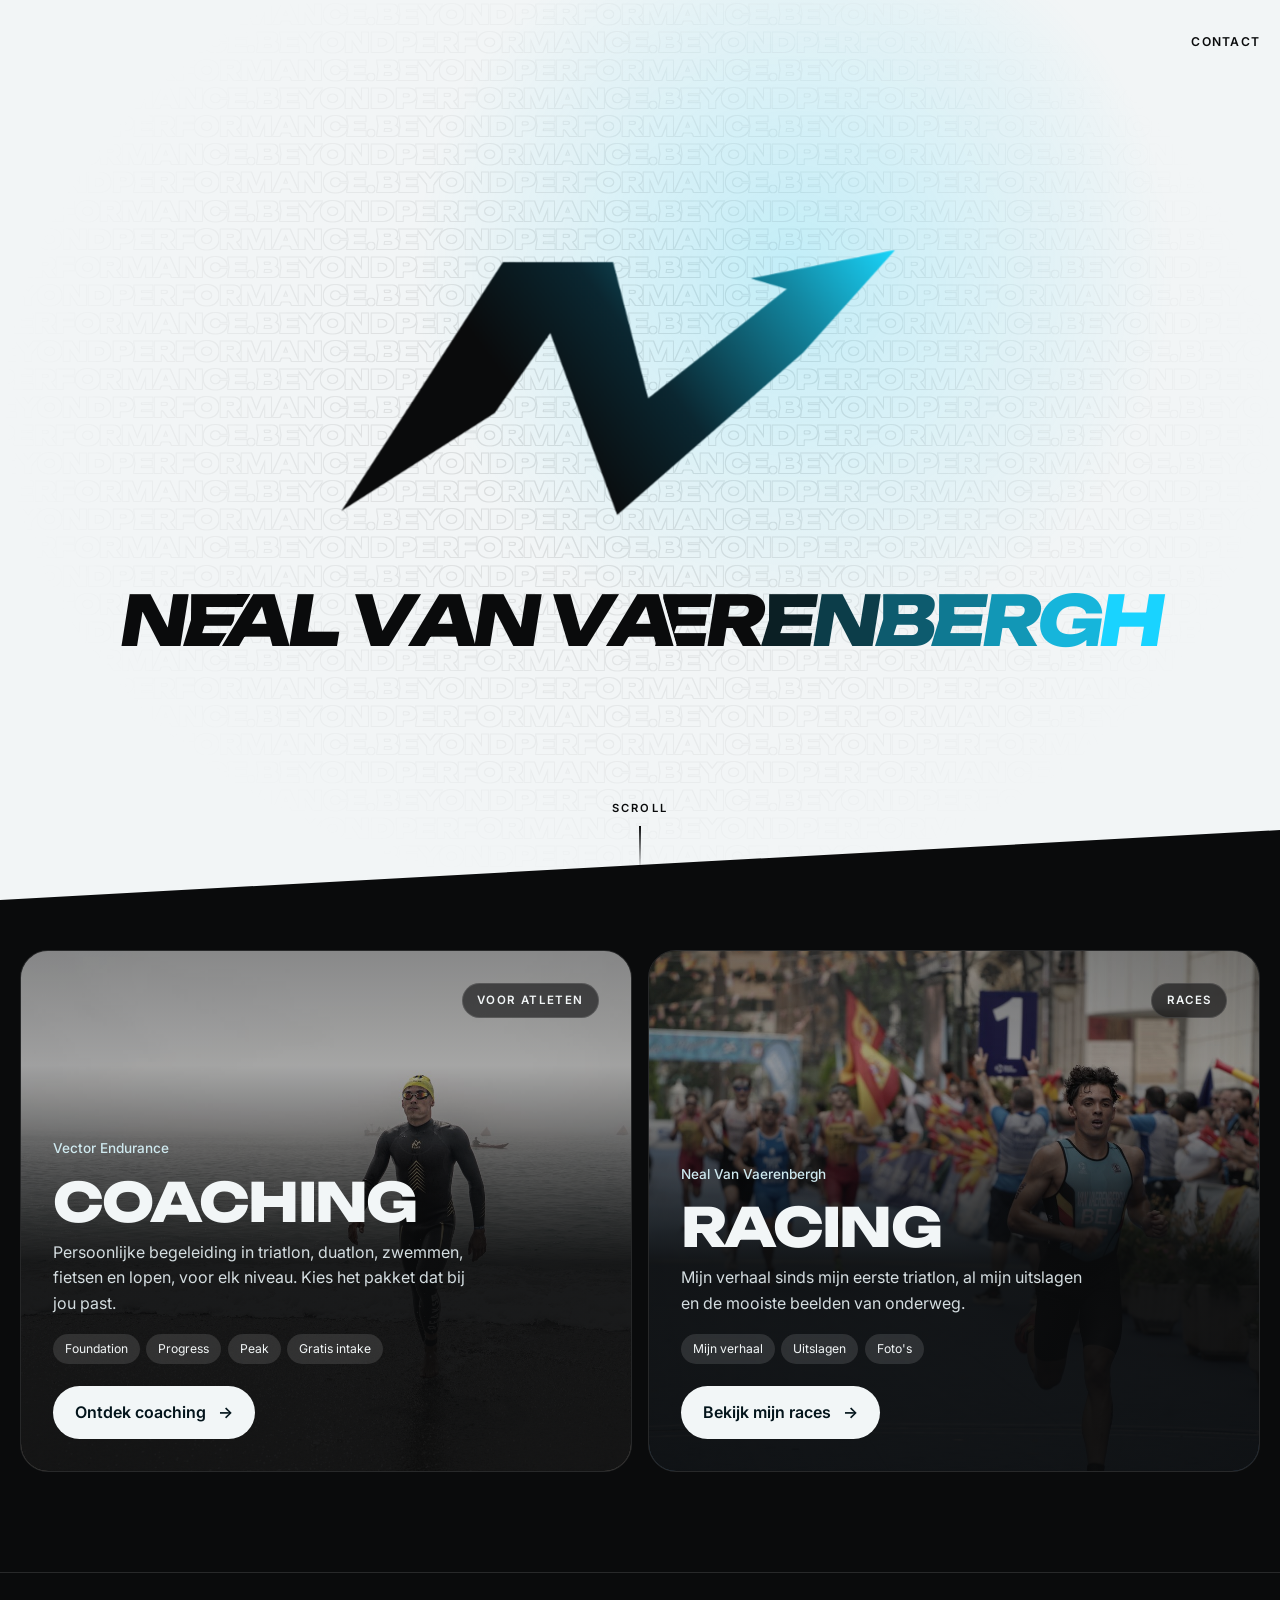
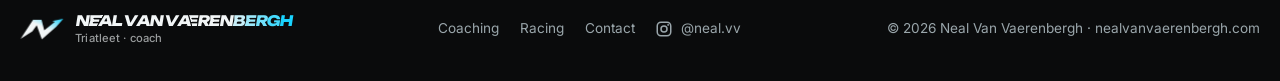
<file: index.html>
<!DOCTYPE html>
<html lang="nl">
<head>
<meta charset="UTF-8">
<meta name="viewport" content="width=device-width, initial-scale=1.0">
<title>Neal Van Vaerenbergh — Triatleet &amp; coach</title>
<meta name="description" content="Neal Van Vaerenbergh, triatleet en triatloncoach uit België. Persoonlijke schema's voor zwemmen, fietsen en lopen. Ontdek Vector Endurance of bekijk zijn races.">
<link rel="canonical" href="https://nealvanvaerenbergh.com/">
<link rel="icon" type="image/svg+xml" href="favicon.svg">
<link rel="apple-touch-icon" href="apple-touch-icon.png">
<script>document.documentElement.classList.add('js')</script>
<meta property="og:type" content="website">
<meta property="og:url" content="https://nealvanvaerenbergh.com/">
<meta property="og:site_name" content="Neal Van Vaerenbergh">
<meta property="og:title" content="Neal Van Vaerenbergh — Triatleet &amp; coach">
<meta property="og:description" content="Coaching voor triatleten en mijn eigen races en resultaten.">
<meta property="og:image:width" content="1600">
<meta property="og:image:height" content="1067">
<meta property="og:image:alt" content="Neal Van Vaerenbergh loopt in de Belgische trisuit naar de finish">
<meta property="og:locale" content="nl_BE">
<meta name="twitter:card" content="summary_large_image">
<meta property="og:image" content="https://nealvanvaerenbergh.com/photos/home/racing.jpg">
<meta name="theme-color" content="#0a0b0c">
<link rel="stylesheet" href="logos.css?v=8">
<link rel="preconnect" href="https://fonts.googleapis.com">
<link rel="preconnect" href="https://fonts.gstatic.com" crossorigin>
<link href="https://fonts.googleapis.com/css2?family=Unbounded:wght@700;800&family=Inter:wght@400;500;600&display=swap" rel="stylesheet">
<script type="application/ld+json">
{"@context":"https://schema.org","@graph":[
  {"@type":"Person","@id":"https://nealvanvaerenbergh.com/#neal","name":"Neal Van Vaerenbergh","jobTitle":"Triatleet en triatloncoach","nationality":{"@type":"Country","name":"Belgium"},"url":"https://nealvanvaerenbergh.com/","sameAs":["https://www.instagram.com/neal.vv/","https://www.triathlon.org/athletes/profile/96552/neal-van-vaerenbergh"]},
  {"@type":"WebSite","@id":"https://nealvanvaerenbergh.com/#website","name":"Neal Van Vaerenbergh","url":"https://nealvanvaerenbergh.com/","inLanguage":"nl","publisher":{"@id":"https://nealvanvaerenbergh.com/#neal"}}
]}
</script>
<style>
  :root {
    --bg: #0a0b0c;
    --bg-2: #111416;
    --paper: #f2f5f6;
    --ink: #f2f6f7;
    --muted: #9aa6ab;
    --line: rgba(255,255,255,.12);
    --accent: #19d3ff;
    --teal: #0e6f86;
    --accent-ink: #03141b;
    --display: 'Unbounded', system-ui, sans-serif;
    --body: 'Inter', system-ui, sans-serif;
    --ease: cubic-bezier(.2,.8,.2,1);
  }
  * { box-sizing: border-box; margin: 0; padding: 0; }
  html { scroll-behavior: smooth; }
  body { background: var(--bg); color: var(--ink); font-family: var(--body); line-height: 1.6; -webkit-font-smoothing: antialiased; overflow-x: hidden; }
  a { color: inherit; text-decoration: none; }
  .wrap { width: min(1240px, 100% - 32px); margin-inline: auto; }
  .label { font-size: .72rem; letter-spacing: .14em; text-transform: uppercase; color: var(--muted); font-weight: 600; }

  /* =========== 1. INTRO: het logo tekent zichzelf =========== */
  .intro { position: relative; min-height: 100vh; min-height: 100svh; background: var(--paper); color: #0a0b0c; display: flex; flex-direction: column; overflow: hidden; isolation: isolate; }
  /* Achtergrond: de slogan herhaald in dunne contourletters (zelfde stijl als op de coachingpagina), strak tegen elkaar, vervaagt naar de randen zoals het oude raster */
  .intro .slogan-bg { position: absolute; inset: 0; z-index: -2; overflow: hidden; pointer-events: none; user-select: none; font-family: var(--display); font-weight: 800; font-size: 26px; line-height: 1.08; letter-spacing: -.02em; word-spacing: -.15em; text-transform: uppercase; white-space: nowrap; color: #0a0b0c; filter: url(#outlineF); opacity: .1; mask-image: radial-gradient(ellipse at 50% 45%, #000 20%, transparent 72%); -webkit-mask-image: radial-gradient(ellipse at 50% 45%, #000 20%, transparent 72%); }
  .intro .slogan-bg div { margin-left: -1em; }
  .intro .slogan-bg div:nth-child(even) { margin-left: -5.6em; }
  .intro .glow { position: absolute; z-index: -1; width: 70vmax; height: 70vmax; left: 62%; top: 30%; transform: translate(-50%, -50%); background: radial-gradient(circle, rgba(25,211,255,.22), transparent 60%); opacity: 0; animation: fadeIn .4s .45s forwards; }
  .topbar { display: flex; justify-content: flex-end; align-items: center; gap: 1rem; padding: 22px 0; font-size: .8rem; font-weight: 600; }
  .topbar nav { display: flex; gap: .3rem; min-width: 0; }
  .topbar nav a { display: inline-flex; align-items: center; min-height: 40px; padding: .5rem .95rem; border-radius: 999px; border: 1px solid rgba(10,11,12,.15); transition: background .2s, color .2s; }
  .topbar nav a:hover { background: #0a0b0c; color: var(--paper); }
  .stage { flex: 1; display: grid; place-items: center; text-align: center; padding: 20px 0 40px; }
  /* Intro in twee stappen, samen ±1 seconde: 1) het logo vult zich (0–0,55s) met strepen uit de pijlpunt (0,2–0,85s), 2) de naam komt letter per letter op (0,45–1s) */
  .mark { width: min(620px, 82vw); height: auto; overflow: visible; }
  .mark .fill { transform-box: fill-box; transform-origin: 0 50%; transform: scaleX(0); animation: sweep .55s cubic-bezier(.65,0,.25,1) forwards; }
  .mark .shine { transform: translateX(-400px); animation: shine 4.5s 2s ease-in-out 3; }
  .mark .streak { stroke: url(#streakG); stroke-width: 9; stroke-linecap: round; stroke-dasharray: 160 400; stroke-dashoffset: 160; opacity: 0; animation: streak .55s .25s cubic-bezier(.3,.6,.3,1) forwards; }
  .mark .streak:nth-of-type(2) { animation-delay: .3s; }
  .mark .streak:nth-of-type(3) { animation-delay: .2s; }
  @keyframes sweep { to { transform: scaleX(1); } }
  @keyframes fadeIn { to { opacity: 1; } }
  @keyframes streak { 0% { opacity: 0; stroke-dashoffset: 160; } 15% { opacity: 1; } 75% { opacity: 1; } 100% { opacity: 0; stroke-dashoffset: -240; } }
  @keyframes shine { 0% { transform: translateX(-400px); } 40%, 100% { transform: translateX(900px); } }
  /* Naam als woordmerk: strak gespatieerd, schuin vooruit, en EA (Neal) en AE (Vaerenbergh) grijpen in elkaar.
     Grootte: onder ±440px schaalt ze mee met de breedte (5,8vw, geen ondergrens) zodat de naam op één regel altijd past */
  .name { margin-top: clamp(24px, 4vw, 44px); font-family: var(--display); font-weight: 800; font-size: min(max(1.5rem, 5.4vw), 5.8vw, 4.4rem); line-height: 1; letter-spacing: -.075em; text-transform: uppercase; transform: skewX(-9deg); white-space: nowrap; }
  .name .ch { display: inline-block; position: relative; opacity: 0; transform: translateY(40%); animation: up .2s calc(.45s + var(--i, 0) * .02s) var(--ease) forwards; }
  .name .ch.sp { width: .2em; }
  /* lig-top ligt bovenop en snijdt met een papierkleurige rand in de letter die eronder schuift (lig-under).
     lig-over is de rechtse letter die over de linkse heen schuift en dus links snijdt. */
  .name .lig-top { z-index: 2; text-shadow: .035em 0 var(--paper), .035em -.02em var(--paper), .035em .02em var(--paper), .05em 0 var(--paper); }
  .name .lig-under { z-index: 1; margin-left: -.24em; }
  .name .lig-ext::after { content: ''; display: inline-block; vertical-align: baseline; position: relative; top: -.565em; width: .26em; height: .185em; margin-left: -0.028em; margin-right: -0.232em; background: currentColor; }
  .name .lig-over { z-index: 2; margin-left: -.12em; text-shadow: -.035em 0 var(--paper), -.035em -.02em var(--paper), -.035em .02em var(--paper), -.05em 0 var(--paper); }
  @keyframes up { to { opacity: 1; transform: none; } }
  /* Hover op logo of naam: een hartslag. De N klopt twee keer (groot, terug, iets kleiner groot, terug),
     de naam ademt op hetzelfde ritme mee door te spreiden en terug te krimpen. De strepen en lichtflits vuren mee op de eerste slag. */
  .name.ready .ch { animation: none; opacity: 1; transform: none; }
  @media (hover: hover) {
    .id { cursor: default; }
    .mark { transform-origin: 50% 55%; }
    .mark.zap { animation: beat .8s ease-in-out; }
    .name.zap { animation: breathe .8s ease-in-out; }
    .mark.zap .streak { animation: streak .5s cubic-bezier(.3,.6,.3,1) forwards; }
    .mark.zap .streak:nth-of-type(2) { animation-delay: .06s; }
    .mark.zap .streak:nth-of-type(3) { animation-delay: .03s; }
    .mark.zap .shine { animation: zapShine .55s cubic-bezier(.4,0,.2,1); }
  }
  @keyframes beat { 0% { transform: scale(1); } 14% { transform: scale(1.09); } 28% { transform: scale(.98); } 44% { transform: scale(1.05); } 62%, 100% { transform: scale(1); } }
  @keyframes breathe { 0% { letter-spacing: -.075em; } 14% { letter-spacing: -.02em; } 28% { letter-spacing: -.085em; } 44% { letter-spacing: -.045em; } 62%, 100% { letter-spacing: -.075em; } }
  @keyframes zapShine { from { transform: translateX(-400px); } to { transform: translateX(900px); } }
  .cue { display: flex; flex-direction: column; align-items: center; gap: 8px; padding-bottom: 30px; font-size: .7rem; font-weight: 600; letter-spacing: .2em; text-transform: uppercase; opacity: 0; animation: fadeIn .35s .8s forwards; }
  .cue i { width: 1.5px; height: 44px; background: linear-gradient(#0a0b0c, transparent); animation: cue 1.8s ease-in-out infinite; transform-origin: top; }
  @keyframes cue { 0% { transform: scaleY(0); } 50% { transform: scaleY(1); } 100% { transform: scaleY(1); opacity: 0; } }

  /* =========== 2. KIES JE PAD: twee kaarten =========== */
  .paths-sec { position: relative; background: var(--bg); padding: clamp(90px, 10vw, 120px) 0 clamp(60px, 8vw, 100px); margin-top: -70px; clip-path: polygon(0 70px, 100% 0, 100% 100%, 0 100%); }
  .paths { display: flex; flex-direction: column; gap: 16px; }
  .path { --mx: 50%; --my: 50%; position: relative; display: flex; flex-direction: column; justify-content: space-between; min-height: 380px; padding: clamp(20px, 3vw, 32px); border-radius: 28px; overflow: hidden; isolation: isolate; border: 1px solid var(--line); transition: flex .7s var(--ease), border-color .4s, transform .4s var(--ease); }
  .path > img { position: absolute; inset: 0; z-index: -3; width: 100%; height: 100%; object-fit: cover; filter: grayscale(.4) contrast(1.1) brightness(.8); transform: scale(1.04); transition: transform 1.2s var(--ease), filter .6s; }
  .path::before { content: ''; position: absolute; inset: 0; z-index: -2; background: linear-gradient(180deg, rgba(10,11,12,.35), rgba(10,11,12,.2) 22%, rgba(10,11,12,.92) 60%); }
  .path::after { content: ''; position: absolute; inset: 0; z-index: -1; background: radial-gradient(500px circle at var(--mx) var(--my), rgba(25,211,255,.28), transparent 60%); opacity: 0; transition: opacity .4s; }
  .path:hover { border-color: rgba(25,211,255,.55); }
  .path:hover > img { transform: scale(1.1); filter: grayscale(0) contrast(1.1) brightness(.85); }
  .path:hover::after { opacity: 1; }
  .path-top { display: flex; justify-content: flex-end; align-items: start; gap: 1rem; }
  .path .who { font-size: .72rem; font-weight: 600; letter-spacing: .12em; text-transform: uppercase; padding: .45rem .9rem; border-radius: 999px; background: rgba(10,11,12,.6); border: 1px solid var(--line); backdrop-filter: blur(10px); -webkit-backdrop-filter: blur(10px); }
  .path h2 { font-family: var(--display); font-weight: 800; font-size: min(clamp(2.2rem, 5vw, 4rem), 10.5vw); line-height: .92; text-transform: uppercase; letter-spacing: -.035em; }
  .path p { max-width: 420px; color: #d4dde0; margin: .8rem 0 1.1rem; }
  .path ul { list-style: none; display: flex; flex-wrap: wrap; gap: .4rem; margin-bottom: 1.4rem; }
  .path li { font-size: .76rem; padding: .32rem .75rem; border-radius: 999px; background: rgba(255,255,255,.12); backdrop-filter: blur(8px); -webkit-backdrop-filter: blur(8px); }
  .go { display: inline-flex; align-items: center; gap: .7rem; padding: .85rem 1.4rem; border-radius: 999px; background: var(--ink); color: var(--accent-ink); font-weight: 600; transition: background .3s, gap .3s; }
  .go i { font-style: normal; display: inline-block; transition: transform .3s; }
  .path:hover .go { background: var(--accent); gap: 1rem; }
  .path:hover .go i { transform: translateX(3px) rotate(-30deg); }
  @media (min-width: 900px) {
    .path h2 { font-size: min(clamp(2.2rem, 4.2vw, 4rem), 10.5vw); }
    .paths { flex-direction: row; height: 58vh; min-height: 420px; max-height: 560px; }
    .path { flex: 1; min-height: 0; }
    .paths:hover .path { flex: .8; }
    .paths .path:hover { flex: 1.25; }
  }

  footer { border-top: 1px solid var(--line); padding: 34px 0 30px; color: var(--muted); font-size: .85rem; }
  .foot { display: flex; flex-wrap: wrap; justify-content: space-between; align-items: center; gap: 1.4rem; }
  .foot nav { display: flex; flex-wrap: wrap; gap: 1.3rem; }
  .foot nav a { display: inline-flex; align-items: center; min-height: 40px; }
  .foot nav a:hover { color: var(--accent); }
  .foot .brand { min-height: 40px; min-width: 0; max-width: 100%; }
  /* Heel smal: de naam in de footer mag naar twee regels */
  @media (max-width: 340px) { .foot .lw { white-space: normal; } .foot nav { gap: .2rem 1rem; } }

  /* Toetsenbordfocus: cyaan op donker, teal op het lichte intro */
  :focus-visible { outline: 2px solid var(--accent); outline-offset: 3px; }
  .intro :focus-visible { outline-color: var(--teal); }

  /* Alleen verbergen als JS draait, anders blijft alles zichtbaar */
  .js .reveal { opacity: 0; transform: translateY(36px); transition: opacity .9s var(--ease), transform .9s var(--ease); }
  .js .reveal.in { opacity: 1; transform: none; }
  @media (prefers-reduced-motion: reduce) {
    *, *::before, *::after { animation-duration: .01s !important; animation-delay: 0s !important; transition: none !important; }
    .mark .shine, .cue i { animation: none !important; }
    html { scroll-behavior: auto; }
    .js .reveal { opacity: 1; transform: none; }
  }
</style>
<link rel="stylesheet" href="eigen.css?v=19">
</head>
<body>

<!-- ===== 1. INTRO ===== -->
<header class="intro" id="top">
  <!-- Contour zonder lijntjes binnenin: volle letters iets dikker maken en dan de originele letter eruit knippen, zo blijft enkel de buitenrand over -->
  <svg width="0" height="0" style="position:absolute" aria-hidden="true" focusable="false">
    <filter id="outlineF"><feMorphology in="SourceGraphic" operator="dilate" radius="0.8" result="thick"/><feComposite in="thick" in2="SourceGraphic" operator="out"/></filter>
  </svg>
  <div class="slogan-bg" id="sloganBg" aria-hidden="true"></div>
  <div class="glow" aria-hidden="true"></div>
  <div class="wrap topbar">
    <nav aria-label="Hoofdmenu"><a href="contact.html">Contact</a></nav>
  </div>

  <div class="stage">
    <div class="id" id="id">
      <svg class="mark" viewBox="160 300 760 400" role="img" aria-label="Logo van Neal Van Vaerenbergh">
        <defs>

          <linearGradient id="nG" gradientUnits="userSpaceOnUse" x1="470" y1="640" x2="860" y2="350">
            <stop offset="0" stop-color="#0a0b0c"/><stop offset=".32" stop-color="#0b2731"/><stop offset=".72" stop-color="#1389a3"/><stop offset="1" stop-color="#1bd9ff"/>
          </linearGradient>
          <linearGradient id="shineG" x1="0" x2="1">
            <stop offset="0" stop-color="#fff" stop-opacity="0"/><stop offset=".5" stop-color="#fff" stop-opacity=".45"/><stop offset="1" stop-color="#fff" stop-opacity="0"/>
          </linearGradient>
          <linearGradient id="streakG" gradientUnits="userSpaceOnUse" x1="760" y1="380" x2="920" y2="320">
            <stop offset="0" stop-color="#1bd9ff" stop-opacity="0"/><stop offset="1" stop-color="#1bd9ff"/>
          </linearGradient>
          <clipPath id="nClip"><polygon points="174,670 372,365 507,365 550,532 720,398 676,385 853,350 740,476 512,675 430,452 362,550"/></clipPath>
        </defs>
        <g>
          <g clip-path="url(#nClip)">
            <rect class="fill" x="160" y="340" width="710" height="350" fill="url(#nG)"/>
            <g transform="skewX(-20)"><rect class="shine" x="160" y="300" width="140" height="420" fill="url(#shineG)"/></g>
          </g>
        </g>
        <path class="streak" d="M770 400 L915 335"/>
        <path class="streak" d="M800 430 L920 375"/>
        <path class="streak" d="M745 372 L880 312"/>
      </svg>
      <h1 class="name" id="name" aria-label="Neal Van Vaerenbergh"><span class="first">Neal Van</span> <span class="last">Vaerenbergh</span></h1>
    </div>
  </div>

  <a href="#paden" class="cue" aria-label="Naar de keuze tussen coaching en racing">Scroll<i></i></a>
</header>

<!-- ===== 2. KIES JE PAD ===== -->
<main>
  <section class="paths-sec" id="paden" aria-label="Coaching of racing">
    <div class="wrap">
      <div class="paths reveal">
        <a class="path" href="coaching.html">
          <img src="photos/home/coaching.jpg" alt="Neal Van Vaerenbergh komt in wetsuit uit de zee na het zwemmen" width="1600" height="1067" loading="lazy" decoding="async">
          <div class="path-top"><span class="who">Voor atleten</span></div>
          <div>
            <p class="label" style="color:#cfe9ef">Vector Endurance</p>
            <h2>Coaching</h2>
            <p>Persoonlijke begeleiding in triatlon, duatlon, zwemmen, fietsen en lopen, voor elk niveau. Kies het pakket dat bij jou past.</p>
            <ul><li>Foundation</li><li>Progress</li><li>Peak</li><li>Gratis intake</li></ul>
            <span class="go">Ontdek coaching <i>→</i></span>
          </div>
        </a>
        <a class="path" href="racing.html">
          <img src="photos/home/racing.jpg" alt="Neal Van Vaerenbergh loopt in Belgische trisuit naar de finish" width="1600" height="1067" loading="lazy" decoding="async">
          <div class="path-top"><span class="who">Races</span></div>
          <div>
            <p class="label" style="color:#cfe9ef">Neal Van Vaerenbergh</p>
            <h2>Racing</h2>
            <p>Mijn verhaal sinds mijn eerste triatlon, al mijn uitslagen en de mooiste beelden van onderweg.</p>
            <ul><li>Mijn verhaal</li><li>Uitslagen</li><li>Foto's</li></ul>
            <span class="go">Bekijk mijn races <i>→</i></span>
          </div>
        </a>
      </div>
    </div>
  </section>
</main>

<footer>
  <div class="wrap foot">
    <a href="#top" class="brand" data-logo data-word="name" aria-label="Neal Van Vaerenbergh, naar boven"><span class="lw lw-arrow">Neal Van Vaerenbergh<small>Triatleet · coach</small></span></a>
    <nav aria-label="Footer"><a href="coaching.html">Coaching</a><a href="racing.html">Racing</a><a href="contact.html">Contact</a><a href="https://www.instagram.com/neal.vv/" target="_blank" rel="noopener" class="ig"><svg width="18" height="18" viewBox="0 0 24 24" fill="none" stroke="currentColor" stroke-width="2" aria-hidden="true"><rect x="3" y="3" width="18" height="18" rx="5"/><circle cx="12" cy="12" r="4"/><circle cx="17.5" cy="6.5" r="1.2" fill="currentColor" stroke="none"/></svg>@neal.vv</a></nav>
    <span>© <span id="year"></span> Neal Van Vaerenbergh · nealvanvaerenbergh.com</span>
  </div>
</footer>

<script src="logos.js?v=8"></script>
<script>
  // Eerst de reveal: ook als logos.js niet laadt, blijven de kaarten zichtbaar
  if ('IntersectionObserver' in window) {
    const io = new IntersectionObserver(es => es.forEach(e => { if (e.isIntersecting) { e.target.classList.add('in'); io.unobserve(e.target); } }), { threshold: .12 });
    document.querySelectorAll('.reveal').forEach(el => io.observe(el));
  } else document.querySelectorAll('.reveal').forEach(el => el.classList.add('in'));
  if (typeof applyLogo === 'function') applyLogo('arrow');
  document.getElementById('year').textContent = new Date().getFullYear();

  // Naam opsplitsen in letters (voor de AE-ligaturen); ze komen samen op, direct na het logo. De achternaam kleurt van zwart naar cyaan, zoals het logo.
  const nameEl = document.getElementById('name');
  const stops = [[10, 11, 12], [10, 11, 12], [14, 111, 134], [25, 211, 255]];
  const colorAt = t => { const s = t * (stops.length - 1), i = Math.min(Math.floor(s), stops.length - 2), f = s - i; return 'rgb(' + stops[i].map((v, k) => Math.round(v + (stops[i + 1][k] - v) * f)).join(',') + ')'; };
  let n = 0; // doorlopende letterteller: elke letter start 0,02s na de vorige
  nameEl.querySelectorAll('.first, .last').forEach(part => {
    const chars = [...part.textContent], grad = part.classList.contains('last');
    // Letter 1 en 2 haken in elkaar: de A ligt telkens bovenop, in NEAL schuift ze over de E, in VAERENBERGH de E eronder
    const lig = i => grad ? (i === 1 ? ' lig-top' : i === 2 ? ' lig-under' : '') : (i === 1 ? ' lig-ext' : i === 2 ? ' lig-over' : '');
    part.innerHTML = chars.map((c, i) => `<span class="ch${c === ' ' ? ' sp' : ''}${lig(i)}" aria-hidden="true" style="--i:${n++}${grad ? `;color:${colorAt(i / (chars.length - 1))}` : ''}">${c === ' ' ? '&nbsp;' : c}</span>`).join('');
  });

  // Achtergrond: genoeg regels "Beyond Performance." om elk scherm te vullen (overschot valt weg door overflow: hidden)
  const sloganLine = '<div>' + 'Beyond Performance. '.repeat(16) + '</div>';
  document.getElementById('sloganBg').innerHTML = sloganLine.repeat(60);

  // Hover op logo of naam: pas na de intro, en niet opnieuw zolang het effect nog loopt
  const idEl = document.getElementById('id'), markEl = idEl.querySelector('.mark');
  let zapBusy = true;
  setTimeout(() => { nameEl.classList.add('ready'); zapBusy = false; }, 1100);
  if (!matchMedia('(prefers-reduced-motion: reduce)').matches) idEl.addEventListener('pointerenter', () => {
    if (zapBusy) return;
    zapBusy = true;
    [markEl, nameEl].forEach(el => { el.classList.remove('zap'); void el.getBoundingClientRect(); el.classList.add('zap'); /* meten forceert een herstart; offsetWidth bestaat niet op het SVG-logo */ });
    // 'zap' blijft staan (anders starten de intro-strepen opnieuw); bij de volgende hover wordt het effect herstart
    setTimeout(() => { zapBusy = false; }, 850);
  });

  // Kaarten: lichtvlek volgt de muis
  document.querySelectorAll('.path').forEach(card => card.addEventListener('pointermove', e => {
    const r = card.getBoundingClientRect();
    card.style.setProperty('--mx', (e.clientX - r.left) + 'px');
    card.style.setProperty('--my', (e.clientY - r.top) + 'px');
  }));

</script>
</body>
</html>
</file>
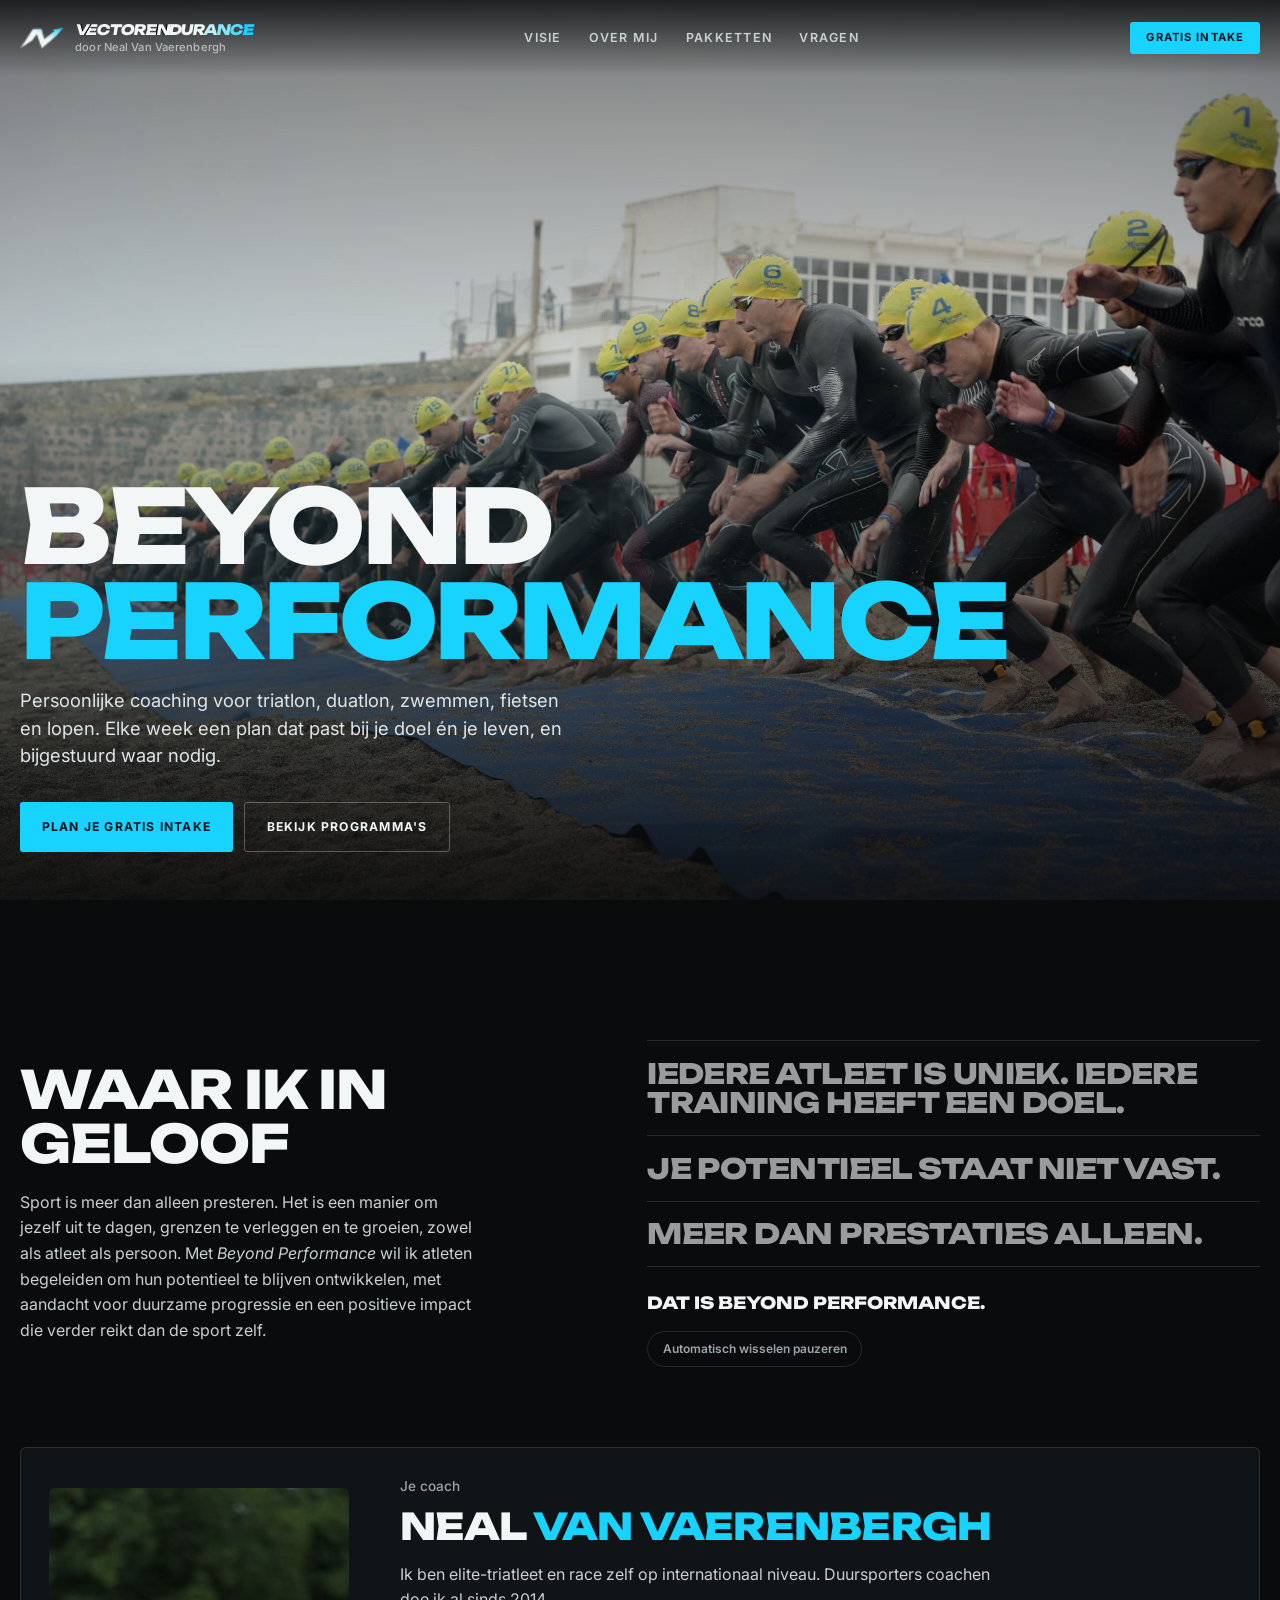
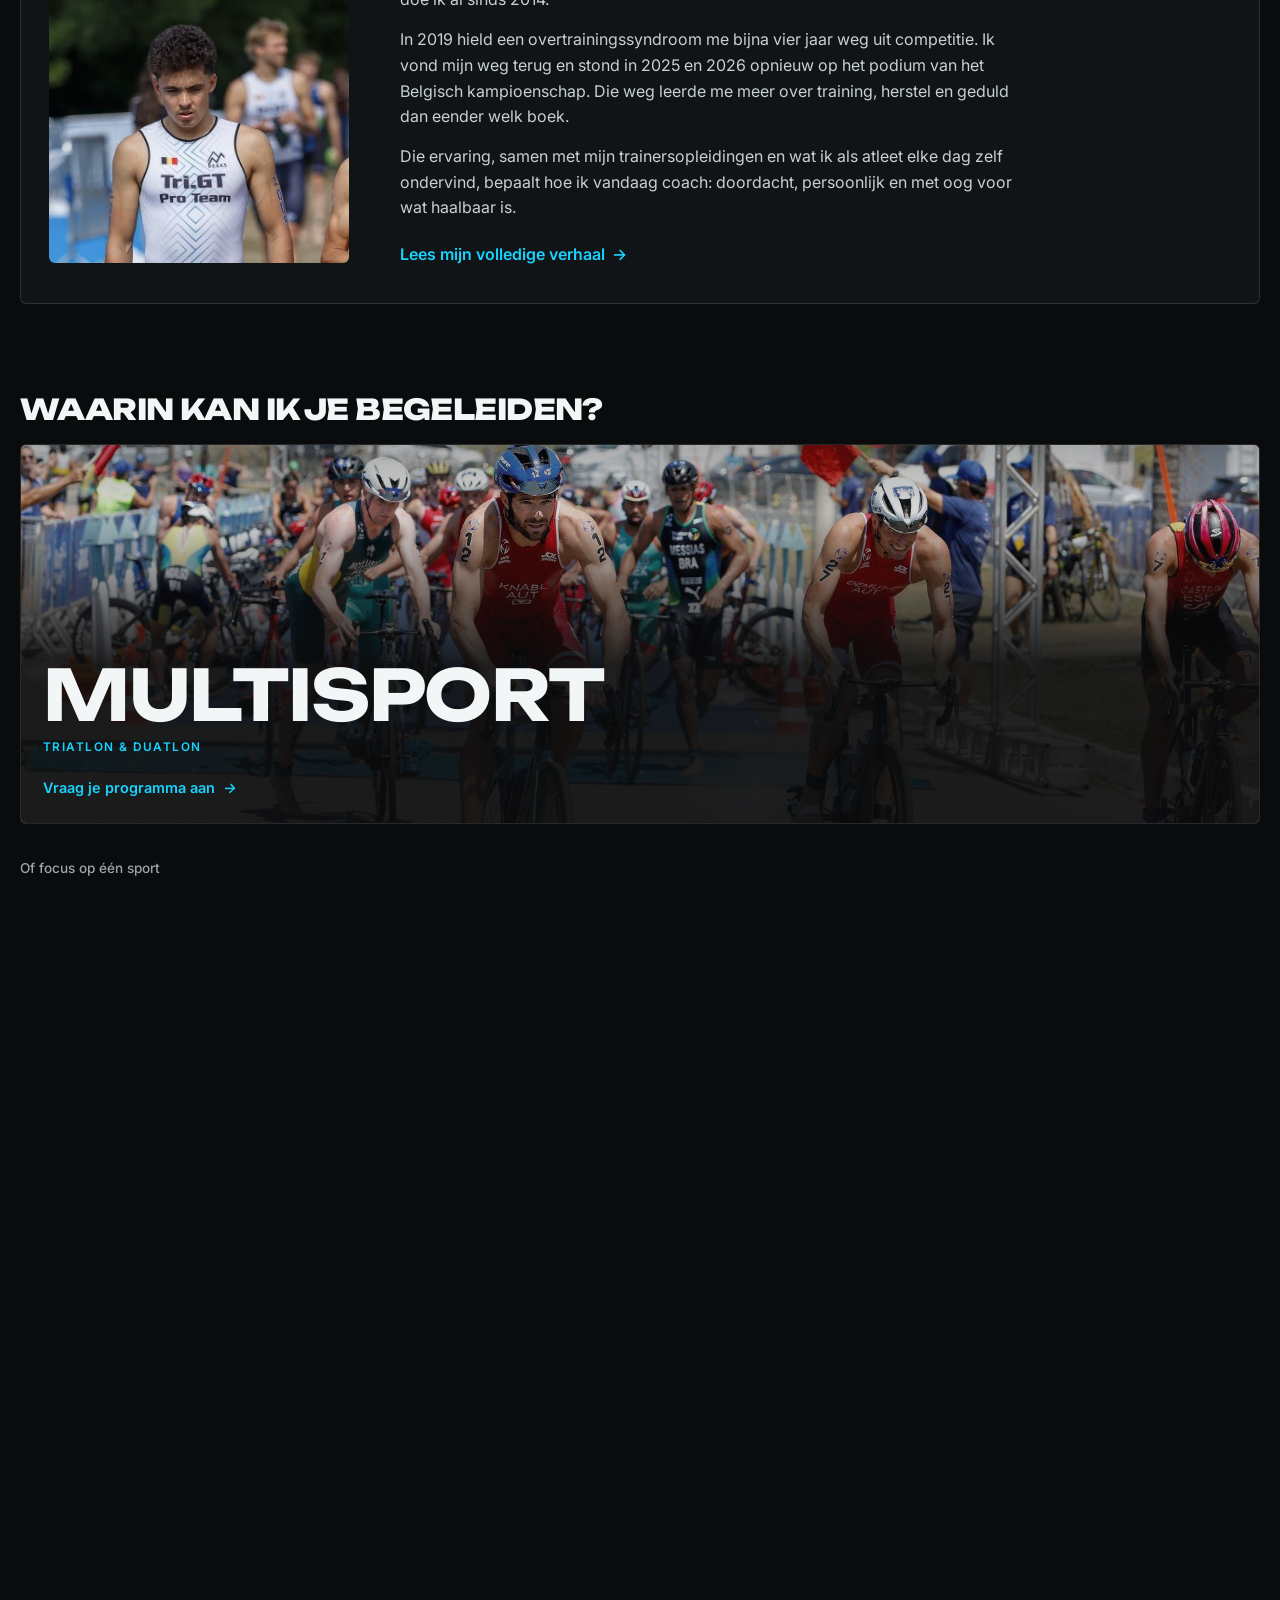
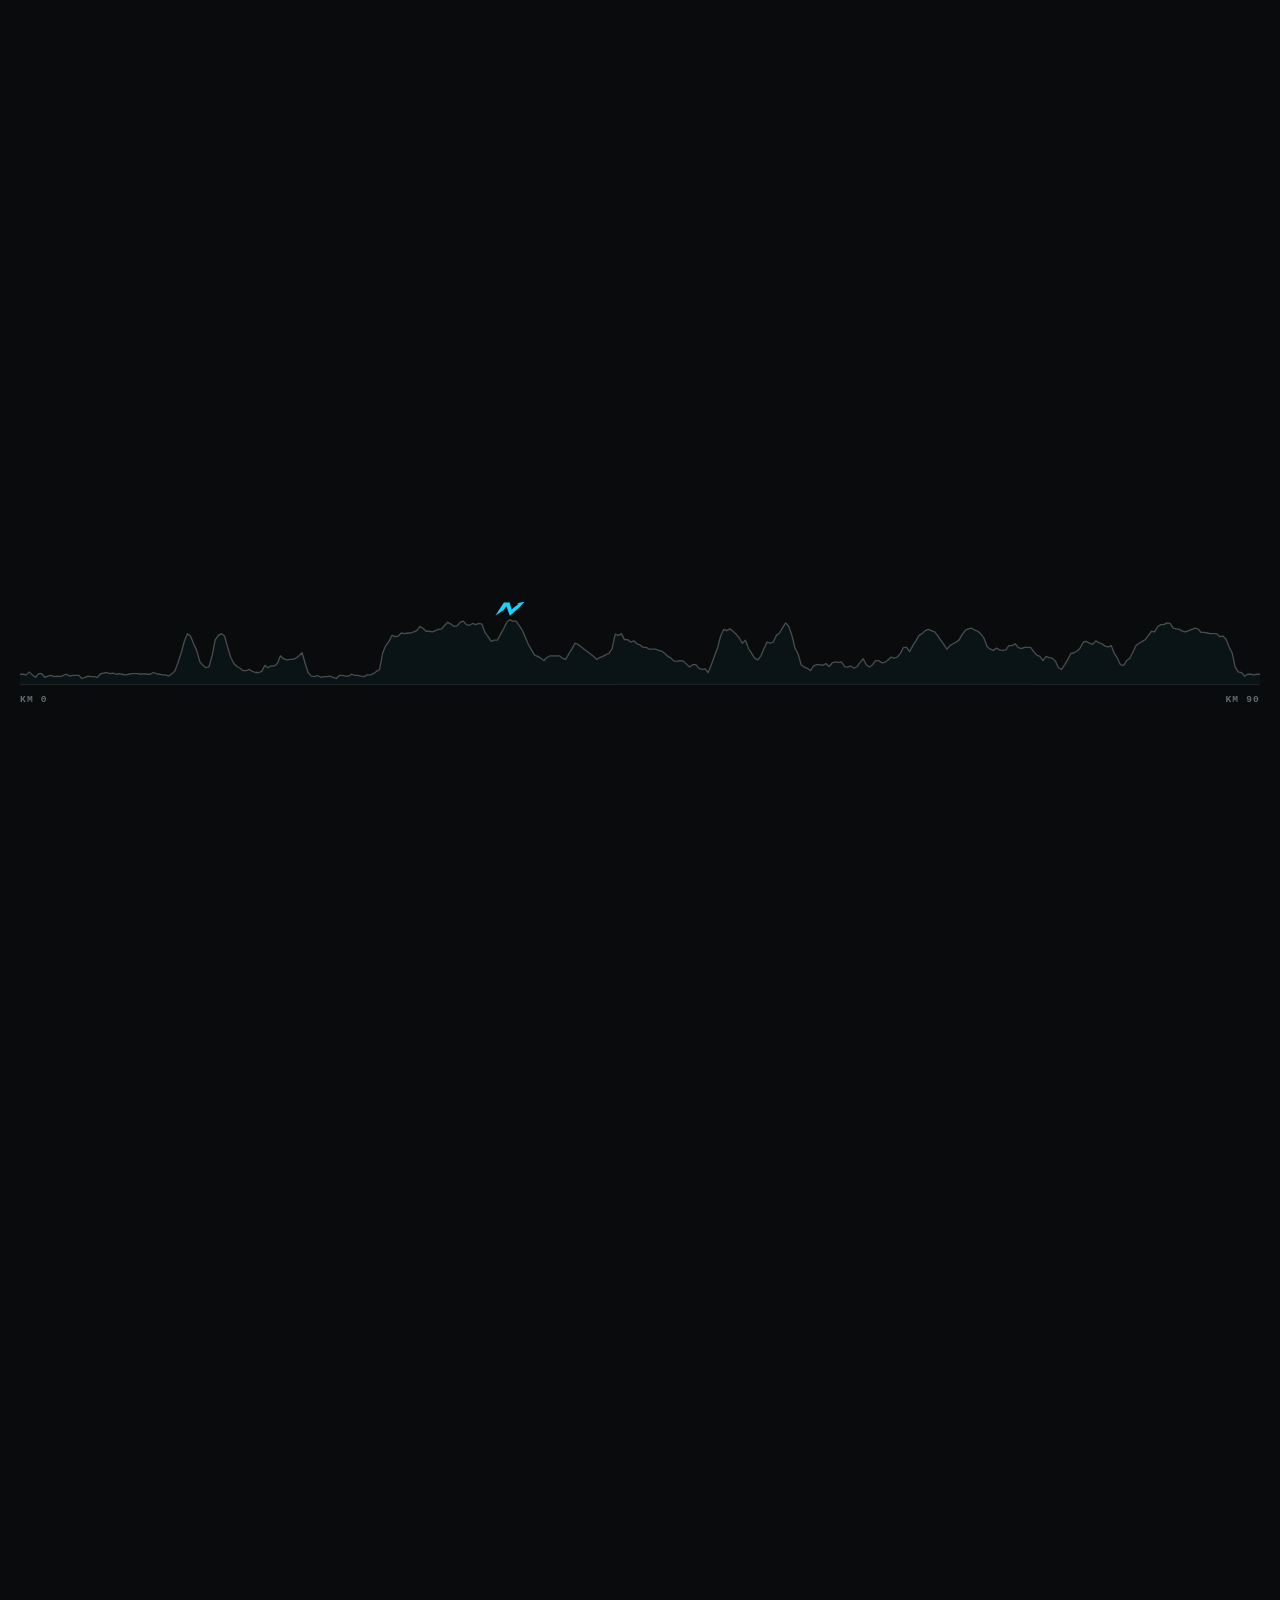
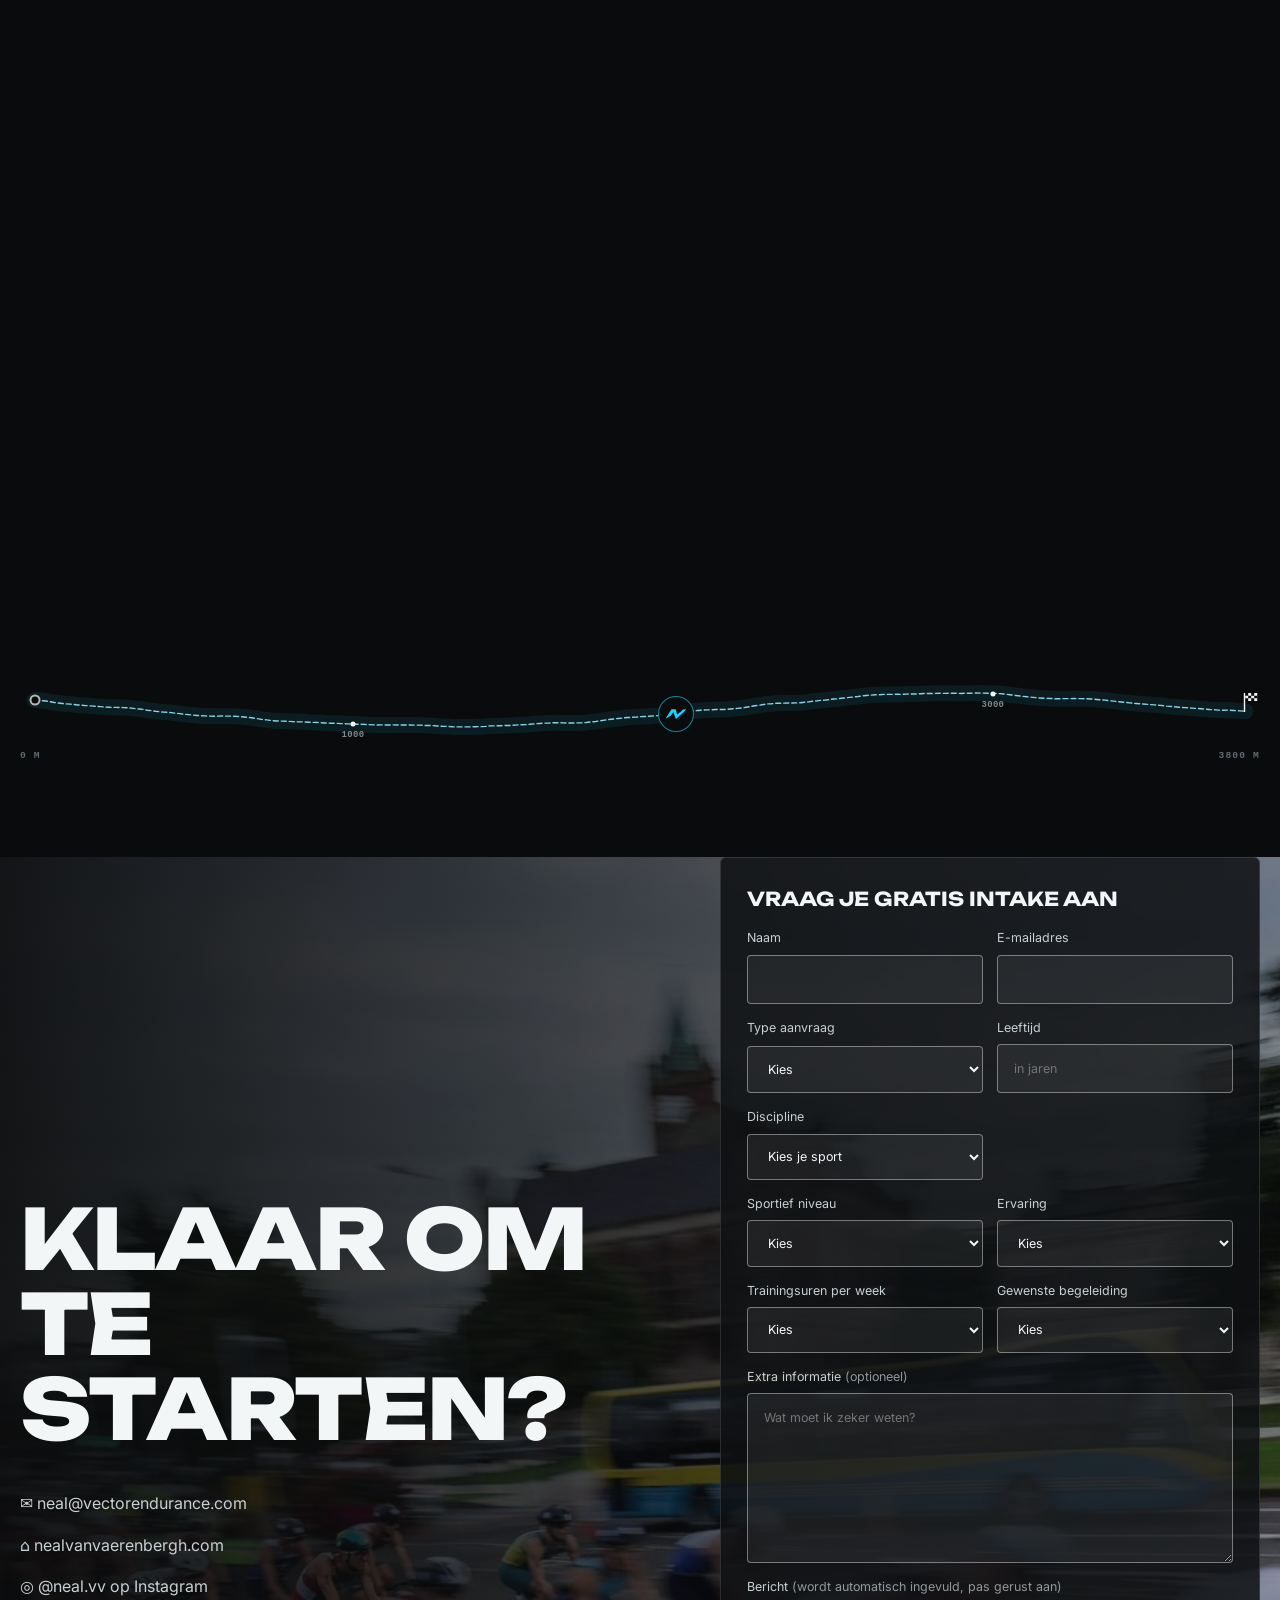
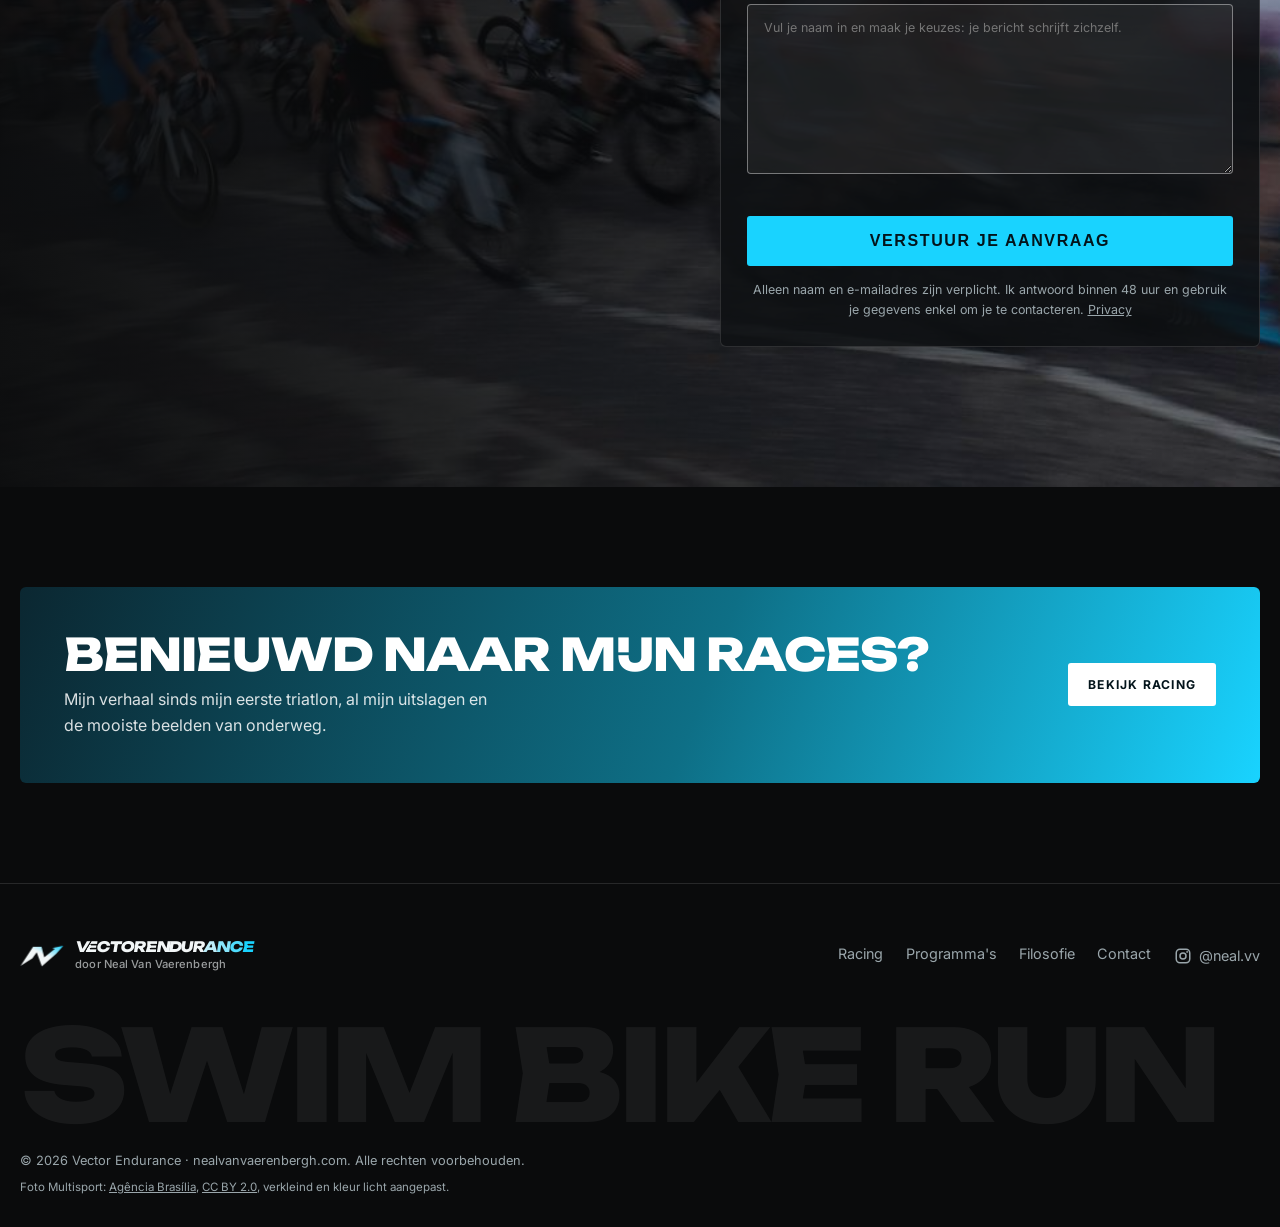
<file: coaching.html>
<!DOCTYPE html>
<html lang="nl">
<head>
<meta charset="UTF-8">
<meta name="viewport" content="width=device-width, initial-scale=1.0">
<script>document.documentElement.classList.add('js')</script>
<title>Vector Endurance — Triatloncoaching door Neal Van Vaerenbergh</title>
<meta name="description" content="Triatlon-, zwem-, fiets- en loopcoaching door elite-triatleet Neal Van Vaerenbergh: Foundation, Progress of Peak, voor elk niveau. Vraag je gratis intake aan.">
<link rel="canonical" href="https://nealvanvaerenbergh.com/coaching">
<meta property="og:type" content="website">
<meta property="og:url" content="https://nealvanvaerenbergh.com/coaching">
<meta property="og:site_name" content="Vector Endurance">
<meta property="og:title" content="Vector Endurance — Triatloncoaching door Neal Van Vaerenbergh">
<meta property="og:description" content="Triatlon-, zwem-, fiets- en loopcoaching door elite-triatleet Neal Van Vaerenbergh: Foundation, Progress of Peak, voor elk niveau. Vraag je gratis intake aan.">
<meta property="og:image" content="https://nealvanvaerenbergh.com/photos/coaching/hero.jpg">
<meta property="og:image:width" content="2000">
<meta property="og:image:height" content="1333">
<meta property="og:image:alt" content="Zwemstart op het strand: triatleten in wetsuit sprinten de zee in">
<meta property="og:locale" content="nl_BE">
<meta name="twitter:card" content="summary_large_image">
<meta name="theme-color" content="#0a0b0c">
<link rel="icon" type="image/svg+xml" href="favicon.svg">
<link rel="apple-touch-icon" href="apple-touch-icon.png">
<link rel="stylesheet" href="logos.css?v=8">
<link rel="preconnect" href="https://fonts.googleapis.com">
<link rel="preconnect" href="https://fonts.gstatic.com" crossorigin>
<link href="https://fonts.googleapis.com/css2?family=Unbounded:wght@700;800&family=Inter:wght@400;500;600&display=swap" rel="stylesheet">
<script type="application/ld+json">
{
  "@context": "https://schema.org",
  "@type": "ProfessionalService",
  "@id": "https://nealvanvaerenbergh.com/coaching#service",
  "name": "Vector Endurance",
  "url": "https://nealvanvaerenbergh.com/coaching",
  "image": "https://nealvanvaerenbergh.com/photos/coaching/hero.jpg",
  "description": "Triatlon-, zwem-, fiets- en loopcoaching op maat door elite-triatleet Neal Van Vaerenbergh, met begeleiding op drie niveaus: Foundation, Progress en Peak.",
  "serviceType": "Triatloncoaching",
  "areaServed": { "@type": "Country", "name": "België" },
  "inLanguage": "nl",
  "email": "neal@vectorendurance.com",
  "founder": { "@id": "https://nealvanvaerenbergh.com/#neal", "@type": "Person", "name": "Neal Van Vaerenbergh" },
  "sameAs": ["https://www.instagram.com/neal.vv/"]
}
</script>
<style>
  :root {
    --bg: #0a0b0c;
    --bg-2: #111416;
    --ink: #f2f6f7;
    --muted: #9aa6ab;
    --line: rgba(255,255,255,.12);
    --glass: rgba(255,255,255,.08);
    --accent: #19d3ff;
    --accent-ink: #03141b;
    --radius: 22px;
    --display: 'Unbounded', system-ui, sans-serif;
    --body: 'Inter', system-ui, sans-serif;
  }
  * { box-sizing: border-box; margin: 0; padding: 0; }
  html { scroll-behavior: smooth; }
  .sr-only { position: absolute; width: 1px; height: 1px; padding: 0; margin: -1px; overflow: hidden; clip: rect(0 0 0 0); white-space: nowrap; border: 0; }
  body { background: var(--bg); color: var(--ink); font-family: var(--body); line-height: 1.6; -webkit-font-smoothing: antialiased; overflow-x: hidden; }
  img { display: block; max-width: 100%; height: auto; }
  a { color: inherit; text-decoration: none; }
  :focus-visible { outline: 2px solid var(--accent); outline-offset: 3px; }
  .skip { position: absolute; left: 16px; top: -60px; z-index: 100; padding: .6rem 1rem; border-radius: 999px; background: var(--accent); color: var(--accent-ink); font-weight: 600; }
  .skip:focus { top: 16px; }
  .wrap { width: min(1240px, 100% - 32px); margin-inline: auto; }
  .label { font-size: .72rem; letter-spacing: .14em; text-transform: uppercase; color: var(--muted); font-weight: 600; }
  .accent { color: var(--accent); }
  .glass { background: var(--glass); border: 1px solid var(--line); backdrop-filter: blur(18px) saturate(140%); -webkit-backdrop-filter: blur(18px) saturate(140%); border-radius: var(--radius); }
  .pill { display: inline-flex; align-items: center; gap: .5rem; padding: .7rem 1.2rem; border-radius: 999px; font-weight: 600; font-size: .9rem; transition: transform .2s, background .2s; }
  .pill:hover { transform: translateY(-2px); }
  .pill-accent { background: var(--accent); color: var(--accent-ink); }
  .pill-ghost { border: 1px solid var(--line); background: rgba(255,255,255,.06); }
  .pill-ghost:hover { background: rgba(255,255,255,.14); }
  h2 { font-family: var(--display); font-weight: 800; font-size: min(clamp(1.8rem, 5vw, 3.6rem), (100vw - 2rem) / 11.8); line-height: 1.02; text-transform: uppercase; letter-spacing: -.02em; }
  section { padding: clamp(80px, 12vw, 140px) 0; }

  /* ---------- Header ---------- */
  header { position: fixed; inset: 0 0 auto; z-index: 50; padding: 16px 0; transition: background .3s; background: linear-gradient(rgba(10,11,12,.8), rgba(10,11,12,0)); }
  header.scrolled { background: rgba(10,11,12,.75); backdrop-filter: blur(14px); -webkit-backdrop-filter: blur(14px); border-bottom: 1px solid var(--line); }
  .nav { display: flex; align-items: center; justify-content: space-between; gap: 1rem; }
  /* Logo-stijlen staan in logos.css */
  .logo-preview { position: fixed; z-index: 60; left: 50%; bottom: 16px; transform: translateX(-50%); display: flex; flex-wrap: wrap; justify-content: center; gap: 4px; padding: 6px; border-radius: 999px; max-width: calc(100% - 24px); }
  .logo-preview span { padding: .4rem .7rem; font-size: .72rem; color: var(--muted); }
  .logo-preview button { border: 0; cursor: pointer; padding: .4rem .8rem; border-radius: 999px; font: 600 .75rem var(--body); color: var(--ink); background: rgba(255,255,255,.08); }
  .logo-preview button[aria-pressed="true"] { background: var(--accent); color: var(--accent-ink); }
  .nav-links { display: none; gap: .4rem; }
  .nav-links a { padding: .55rem 1rem; border-radius: 999px; font-size: .85rem; background: rgba(255,255,255,.07); border: 1px solid var(--line); transition: background .2s; }
  .nav-links a:hover { background: rgba(255,255,255,.16); }
  .nav-cta { display: none; }
  .nav > * { min-width: 0; }
  .brand { min-height: 44px; }
  .burger { flex: none; width: 44px; height: 44px; border-radius: 50%; border: 1px solid var(--line); background: rgba(255,255,255,.07); color: var(--ink); display: grid; place-items: center; cursor: pointer; }
  .mobile-menu { display: none; position: fixed; inset: 74px 16px auto; max-height: calc(100vh - 90px); max-height: calc(100svh - 90px); overflow-y: auto; padding: 1rem; flex-direction: column; gap: .3rem; z-index: 49; background: rgba(15,17,19,.92); }
  .mobile-menu.open { display: flex; }
  .mobile-menu a { padding: .8rem 1rem; border-radius: 14px; }
  .mobile-menu a:hover { background: rgba(255,255,255,.08); }
  @media (min-width: 960px) {
    .nav-links, .nav-cta { display: flex; }
    .burger, .mobile-menu, .mobile-menu.open { display: none; }
  }

  /* ---------- Hero ---------- */
  .hero { position: relative; min-height: 100vh; min-height: 100svh; display: flex; align-items: flex-end; padding: 130px 0 48px; overflow: hidden; }
  .hero-bg { position: absolute; inset: 0; z-index: -2; }
  .hero-bg img { width: 100%; height: 100%; object-fit: cover; transform: scale(1.08); animation: slowzoom 18s ease-out forwards; filter: saturate(.8) contrast(1.1); }
  @keyframes slowzoom { to { transform: scale(1); } }
  .hero::before { content: ''; position: absolute; inset: 0; z-index: -1; background: linear-gradient(180deg, rgba(10,11,12,.55) 0%, rgba(10,11,12,.15) 40%, rgba(10,11,12,.92) 100%), radial-gradient(ellipse at 20% 60%, rgba(25,211,255,.08), transparent 60%); }
  .hero-grid { display: grid; gap: 28px; }
  .hero-grid > *, .how-grid > *, .contact-grid > *, .programs > *, .quotes > *, .steps > *, .form-row > * { min-width: 0; }
  /* "PERFORMANCE." is ±10,4× de letterhoogte breed: op kleine schermen krimpt de titel mee met de breedte */
  .hero h1 { font-family: var(--display); font-weight: 800; text-transform: uppercase; line-height: .92; letter-spacing: -.035em; font-size: min(clamp(2.6rem, 8vw, 6.6rem), (100vw - 2rem) / 10.8); }
  .hero h1 span { display: block; }
  .hero-actions { display: flex; flex-wrap: wrap; gap: .7rem; margin-top: 2rem; }

  .section-head { display: flex; flex-wrap: wrap; justify-content: space-between; align-items: end; gap: 1.5rem; margin-bottom: 48px; }
  .section-head p { max-width: 420px; color: var(--muted); }

  /* ---------- Filosofie: drie principes ---------- */
  .steps { display: grid; gap: 1px; background: var(--line); border-radius: var(--radius); overflow: hidden; }
  .step { background: var(--bg); padding: 30px 26px 34px; transition: background .3s; }
  .step:hover { background: var(--bg-2); }
  .philo-tag { display: inline-flex; align-items: center; gap: .7rem; font-size: .9rem; font-weight: 600; letter-spacing: .14em; text-transform: uppercase; color: var(--accent); }
  .philo-tag::before { content: ''; width: 32px; height: 2px; background: var(--accent); }
  .philo { display: grid; gap: 36px; }
  @media (min-width: 900px) { .philo { grid-template-columns: 1fr 1.1fr; gap: 70px; align-items: center; } .philo > * { min-width: 0; } .philo h2 { font-size: min(3.6rem, (min(100vw - 32px, 1240px) - 70px) / 2.1 / 10.6); } }
  .principles { border-top: 1px solid var(--line); }
  .pr { position: relative; border-bottom: 1px solid var(--line); }
  .pr button { width: 100%; border: 0; background: none; cursor: pointer; text-align: left; padding: 1.1rem 0; font: 800 clamp(1.15rem, 2.4vw, 1.75rem)/1.05 var(--display); text-transform: uppercase; letter-spacing: -.02em; color: rgba(242,246,247,.62); transition: color .3s; }
  .pr button:hover, .pr button:focus-visible { color: var(--ink); }
  .pr button[aria-expanded="true"] { color: var(--accent); }
  .pr-body { display: grid; grid-template-rows: 0fr; transition: grid-template-rows .4s cubic-bezier(.2,.8,.2,1); }
  .pr-body > div { overflow: hidden; }
  .pr-body p { overflow: hidden; color: #c7d0d3; max-width: 460px; }
  .pr-body p + p { margin-top: .2rem; }
  .philo-sub { margin-top: 1rem; font-family: var(--display); font-weight: 700; font-size: clamp(.9rem, 1.5vw, 1.1rem); letter-spacing: .03em; text-transform: uppercase; color: var(--accent); }
  .philo-intro { margin-top: 1.2rem; color: #c7d0d3; max-width: 460px; }
  .philo-close { margin-top: 1.4rem; font-family: var(--display); font-weight: 800; font-size: 1.05rem; text-transform: uppercase; color: var(--ink); }
  .pr-toggle { margin-top: .9rem; border: 1px solid var(--line); background: none; color: var(--muted); font: 600 .75rem var(--body); padding: .45rem .9rem; border-radius: 999px; cursor: pointer; min-height: 36px; }
  .pr-toggle:hover { color: var(--ink); }
  .pr button[aria-expanded="false"] + .pr-body { visibility: hidden; transition: grid-template-rows .4s cubic-bezier(.2,.8,.2,1), visibility 0s .4s; }
  .pr button[aria-expanded="true"] + .pr-body { grid-template-rows: 1fr; }
  .pr button[aria-expanded="true"] + .pr-body p { padding-bottom: 1.2rem; }
  /* Voortgangslijn onder het open principe zolang ze vanzelf wisselen */
  .principles.auto .pr:has([aria-expanded="true"])::after { content: ''; position: absolute; left: 0; bottom: -1px; height: 2px; width: 100%; background: var(--accent); transform-origin: left; animation: prog 5s linear forwards; }
  @keyframes prog { from { transform: scaleX(0); } }
  .step p { color: var(--muted); font-size: .92rem; }

  /* ---------- Reviews ---------- */
  .quotes { display: grid; gap: 16px; }
  .quote { padding: 28px; display: flex; flex-direction: column; justify-content: space-between; gap: 1.6rem; }
  .quote blockquote { font-size: 1.05rem; color: #e4eaec; }
  .quote .who { display: flex; justify-content: space-between; align-items: end; gap: 1rem; }
  .quote .who b { display: block; }
  .quote .who small { color: var(--muted); }
  .quote .result { font-family: var(--display); font-weight: 700; color: var(--accent); font-size: 1rem; white-space: nowrap; }
  @media (min-width: 900px) { .quotes { grid-template-columns: repeat(3, 1fr); } }
  /* Testimonials-carrousel: 3 kaarten naast elkaar (1 op gsm, 2 op tablet), scroll-snap + slepen met de muis */
  .t-track { --cols: 1; --gap: 16px; display: grid; grid-auto-flow: column; grid-auto-columns: calc((100% - (var(--cols) - 1) * var(--gap)) / var(--cols)); gap: var(--gap); overflow-x: auto; scroll-snap-type: x mandatory; scroll-behavior: smooth; overscroll-behavior-x: contain; scrollbar-width: none; cursor: grab; padding-bottom: 4px; }
  .t-track::-webkit-scrollbar { display: none; }
  .t-track > .quote { scroll-snap-align: start; min-height: 260px; user-select: none; transition: border-color .3s, transform .4s cubic-bezier(.2,.8,.2,1); }
  .t-track > .quote:hover { border-color: rgba(25,211,255,.45); }
  .quote.has-photo { justify-content: flex-start; }
  .quote .t-photo { width: 100%; aspect-ratio: 16 / 10; object-fit: cover; object-position: 50% 50%; border-radius: calc(var(--radius) - 8px); filter: grayscale(.25) contrast(1.05); pointer-events: none; }
  .quote.has-photo .who { margin-top: auto; }
  .t-track { align-items: start; }
  /* Lange testimonial: eerst een stukje met een zachte fade, "Lees meer" klapt de volledige tekst open */
  .t-text p + p { margin-top: .8em; }
  .t-text.clamp { max-height: 8.2em; overflow: hidden; -webkit-mask-image: linear-gradient(#000 55%, transparent); mask-image: linear-gradient(#000 55%, transparent); }
  .t-more { align-self: flex-start; margin-top: -1rem; padding: .35rem 0; border: 0; background: none; color: var(--accent); font: 600 .85rem var(--body); cursor: pointer; }
  .t-more::after { content: ' ↓'; }
  .t-more[aria-expanded="true"]::after { content: ' ↑'; }
  .t-more:hover { text-decoration: underline; }
  .t-track.drag { cursor: grabbing; scroll-snap-type: none; scroll-behavior: auto; }
  .t-track.drag > .quote { transform: scale(.985); }
  .t-track:focus-visible { outline-offset: 6px; }
  @media (min-width: 640px) { .t-track { --cols: 2; } }
  @media (min-width: 900px) { .t-track { --cols: 3; } }
  /* Minder kaarten dan kolommen (bv. 2 testimonials): de kaarten vullen de breedte, pijlen en bolletjes verdwijnen */
  @media (min-width: 900px) { .t-track[data-count="2"] { --cols: 2; } .t-track[data-count="1"] { --cols: 1; } }
  .t-nav { display: flex; gap: .5rem; }
  .t-btn { width: 46px; height: 46px; border-radius: 50%; border: 1px solid var(--line); background: var(--glass); color: var(--ink); font: 600 1.1rem var(--body); cursor: pointer; transition: background .25s, color .25s, border-color .25s, opacity .25s; }
  .t-btn:hover:not(:disabled) { background: var(--accent); color: var(--accent-ink); border-color: var(--accent); }
  .t-btn:disabled { opacity: .3; cursor: default; }
  .t-dots { display: flex; justify-content: center; gap: 6px; margin-top: 22px; }
  .t-dots i { width: 6px; height: 6px; border-radius: 3px; background: var(--line); transition: width .35s cubic-bezier(.2,.8,.2,1), background .35s; }
  .t-dots i.on { width: 22px; background: var(--accent); }

  /* ---------- Zo werkt het + veelgestelde vragen ---------- */
  .how-grid { display: grid; gap: 32px; }
  @media (min-width: 900px) { .how-grid { grid-template-columns: 1fr 1fr; gap: 56px; align-items: start; } }
  .how { list-style: none; display: grid; gap: 1px; margin-top: 1rem; background: var(--line); border-radius: var(--radius); overflow: hidden; }
  .how li { display: grid; grid-template-columns: auto 1fr; gap: 0 1rem; align-items: baseline; padding: 16px 22px; background: var(--bg); }
  .how i { grid-row: span 2; font: normal 800 1.1rem var(--display); color: var(--accent); }
  .how span, .faq p { color: var(--muted); font-size: .92rem; }
  .faq { margin-top: 1rem; border-top: 1px solid var(--line); }
  .faq details { border-bottom: 1px solid var(--line); }
  .faq summary { display: flex; justify-content: space-between; gap: 1rem; padding: .9rem 0; font-weight: 600; cursor: pointer; list-style: none; }
  .faq summary::-webkit-details-marker { display: none; }
  .faq summary::after { content: '+'; font: 700 1.1rem/1.4 var(--display); color: var(--accent); }
  .faq details[open] summary::after { content: '–'; }
  .faq p { padding-bottom: 1rem; max-width: 520px; }

  /* ---------- Programma's: fotokaarten, prijs op aanvraag ---------- */
  .programs { display: grid; gap: 16px; }
  .program { position: relative; display: flex; flex-direction: column; justify-content: flex-end; min-height: 380px; padding: 22px; border-radius: var(--radius); overflow: hidden; isolation: isolate; border: 1px solid var(--line); transition: border-color .3s; }
  .program > img { position: absolute; inset: 0; width: 100%; height: 100%; object-fit: cover; z-index: -2; filter: saturate(.85); transition: transform .8s; }
  .program:hover > img { transform: scale(1.06); }
  .program::after { content: ''; position: absolute; inset: 0; z-index: -1; background: linear-gradient(180deg, rgba(10,11,12,.35), rgba(10,11,12,.15) 18%, rgba(10,11,12,.9) 58%); }
  .program:hover { border-color: rgba(25,211,255,.55); }
  .philo { margin-bottom: clamp(48px, 7vw, 80px); }
  .program h3 { font-family: var(--display); font-size: min(2rem, (100vw - 5rem) / 7.6); line-height: 1; text-transform: uppercase; letter-spacing: -.02em; }
  .program p { color: #d4dde0; font-size: .92rem; margin: .6rem 0 1rem; max-width: 460px; }
  .program .sub { font-size: .74rem; font-weight: 600; letter-spacing: .12em; text-transform: uppercase; color: var(--accent); margin: .5rem 0 0; }
  .program ul { list-style: none; display: flex; flex-wrap: wrap; gap: .4rem; }
  .program li { font-size: .74rem; padding: .3rem .7rem; border-radius: 999px; background: rgba(255,255,255,.12); backdrop-filter: blur(8px); -webkit-backdrop-filter: blur(8px); }
  .program .go { display: inline-flex; gap: .5rem; margin-top: 1.2rem; font-weight: 600; font-size: .9rem; color: var(--accent); transition: gap .3s; }
  .program:hover .go { gap: .9rem; }
  /* Multisport: zelfde kaart als de andere, de foto vult het hele blok */
  .program-multi > img { object-position: 50% 50%; }
  .program-multi h3 { font-size: min(clamp(2.4rem, 6vw, 4.4rem), (100vw - 5rem) / 8.6); }
  .programs-sub { margin-top: 18px; }
  @media (min-width: 900px) {
    .programs { grid-template-columns: repeat(3, 1fr); }
    .program-multi, .programs-sub { grid-column: 1 / -1; }
  }
  .levels-head { margin: 64px 0 18px; }
  .levels-head h2 { font-family: var(--display); line-height: 1.1; font-size: clamp(1.3rem, 3vw, 1.8rem); text-transform: uppercase; margin-top: .6rem; }
  .levels .step h3 { font-family: var(--display); font-size: 1.15rem; margin-bottom: .5rem; text-transform: uppercase; color: var(--accent); }
  .levels .step .tag { color: var(--ink); font-size: .95rem; margin-bottom: .9rem; }
  @media (min-width: 700px) { .steps.levels { grid-template-columns: repeat(3, 1fr); } }
  .levels ul { list-style: none; display: grid; gap: .45rem; font-size: .9rem; color: var(--muted); }
  .levels li { display: flex; gap: .6rem; }
  .levels li::before { content: ''; flex: none; width: 6px; height: 6px; margin-top: .55em; border-radius: 50%; background: var(--accent); }
  /* Prijs op aanvraag: onderaan elke kaart, klikken = naar de intake met dit niveau al ingevuld */
  .levels .step { display: flex; flex-direction: column; }
  .levels ul { margin-bottom: 1.6rem; }
  .price { margin-top: auto; display: flex; justify-content: space-between; align-items: center; gap: 1rem; min-height: 48px; padding: .85rem 1.1rem; border-radius: 14px; border: 1px solid rgba(25,211,255,.35); background: rgba(25,211,255,.06); transition: background .25s, border-color .25s, transform .25s; }
  .price span { display: grid; line-height: 1.25; }
  .price small { font-size: .7rem; letter-spacing: .12em; text-transform: uppercase; color: var(--muted); font-weight: 600; }
  .price b { font-weight: 600; font-size: .95rem; color: var(--ink); }
  .price i { font-style: normal; color: var(--accent); font-weight: 700; transition: transform .25s; }
  .price:hover { background: rgba(25,211,255,.14); border-color: var(--accent); }
  .price:hover i { transform: translateX(4px); }
  /* ---------- Je coach ---------- */
  .coach { display: grid; gap: 26px; align-items: center; padding: clamp(18px, 3vw, 28px); margin-bottom: clamp(56px, 8vw, 90px); border-radius: 28px; }
  @media (min-width: 760px) { .coach { grid-template-columns: minmax(220px, 300px) 1fr; gap: clamp(28px, 4vw, 52px); } }
  .coach-ph { border-radius: 20px; overflow: hidden; aspect-ratio: 4 / 5; max-width: 340px; }
  .coach-ph img { width: 100%; height: 100%; object-fit: cover; display: block; }
  .coach-txt h2 { font-family: var(--display); font-weight: 800; text-transform: uppercase; line-height: 1.05; font-size: clamp(1.5rem, 3.4vw, 2.3rem); margin: .6rem 0 1rem; letter-spacing: -.02em; }
  .coach-txt p:not(.label) { color: #c7d0d3; margin-bottom: .9rem; max-width: 620px; }
  .coach-link { display: inline-flex; align-items: center; gap: .45rem; min-height: 40px; color: var(--accent); font-weight: 600; text-decoration: none; }
  .coach-link i { font-style: normal; transition: transform .25s; }
  .coach-link:hover i { transform: translateX(4px); }
  .ask { display: flex; flex-wrap: wrap; justify-content: space-between; align-items: center; gap: 1rem 2rem; margin-top: 16px; padding: 24px 26px; }
  .ask b { font-family: var(--display); font-size: 1.1rem; text-transform: uppercase; display: block; }
  .muted { color: var(--muted); }
  .credit { margin-top: .4rem; font-size: .72rem; color: var(--muted); }
  .credit a { text-decoration: underline; }
  .trust { margin-top: 14px; padding-inline: 4px; font-size: .9rem; color: var(--muted); }
  .trust b { color: var(--ink); font-weight: 600; }
  .trust a { color: var(--accent); font-weight: 600; white-space: nowrap; }

  /* ---------- Naar racing (zelfde blauwe blok als "Naar coaching" op racing.html) ---------- */
  .to-race { display: flex; flex-wrap: wrap; justify-content: space-between; align-items: center; gap: 24px; padding: clamp(26px, 4vw, 44px); border-radius: 28px; background: linear-gradient(110deg, #0b2731, #0e6f86 55%, #19d3ff); color: #fff; }
  .to-race h2 { font-size: clamp(1.6rem, 4vw, 2.8rem); line-height: 1.05; }
  .to-race p { color: rgba(255,255,255,.85); max-width: 440px; margin-top: .6rem; }
  .to-race .pill { background: #fff; color: var(--accent-ink); padding: .75rem 1.25rem; }

  /* ---------- Contact ---------- */
  .contact { position: relative; overflow: hidden; isolation: isolate; }
  .contact > img { position: absolute; inset: 0; width: 100%; height: 100%; object-fit: cover; z-index: -2; }
  .contact::after { content: ''; position: absolute; inset: 0; z-index: -1; background: linear-gradient(90deg, rgba(10,11,12,.95) 0%, rgba(10,11,12,.7) 55%, rgba(10,11,12,.4)); }
  .contact-grid { display: grid; gap: 40px; align-items: center; }
  .contact h2 { font-size: min(clamp(2.4rem, 7vw, 5.4rem), (100vw - 2rem) / 7.9); }
  @media (min-width: 900px) { .contact h2 { font-size: min(5.4rem, (min(100vw - 32px, 1240px) - 40px) * .55 / 7.9); } }
  .contact-info { margin-top: 2rem; display: flex; flex-direction: column; gap: .6rem; color: #c7d0d3; overflow-wrap: break-word; overflow-wrap: anywhere; }
  .contact-info a:hover { color: var(--accent); }
  form { padding: 26px; display: grid; gap: 14px; }
  form.glass { background: rgba(15,17,19,.85); }
  form h3 { font-family: var(--display); font-size: 1.2rem; text-transform: uppercase; }
  label { font-size: .78rem; color: #c7d0d3; display: grid; gap: .4rem; }
  input, select, textarea { font: inherit; color: var(--ink); background: rgba(255,255,255,.06); border: 1px solid rgba(255,255,255,.4); border-radius: 14px; padding: .85rem 1rem; transition: border-color .2s; min-width: 0; }
  input:focus, select:focus, textarea:focus { border-color: var(--accent); }
  select option { background: var(--bg-2); }
  textarea { min-height: 170px; resize: vertical; }
  .form-row { display: grid; gap: 14px; }
  .form-row label[hidden] { display: none; }
  @media (min-width: 560px) { .form-row { grid-template-columns: 1fr 1fr; } }
  .opt { opacity: .7; }
  form .pill { justify-content: center; border: 0; cursor: pointer; font-size: 1rem; padding: 1rem; }
  form .pill:disabled { opacity: .6; cursor: wait; transform: none; }
  .form-note { font-size: .78rem; color: var(--muted); text-align: center; }
  .form-note a { text-decoration: underline; }
  .form-err { font-size: .85rem; color: #ff8a8a; }
  .form-err:empty { margin: 0; }
  .form-ok { font-size: .85rem; color: #c7d0d3; }
  @media (min-width: 900px) { .contact-grid { grid-template-columns: 1.1fr .9fr; } }

  /* ---------- Footer ---------- */
  footer { border-top: 1px solid var(--line); padding: 50px 0 30px; }
  .foot { display: flex; flex-wrap: wrap; justify-content: space-between; gap: 2rem; }
  .foot nav { display: flex; flex-wrap: wrap; gap: 1.4rem; color: var(--muted); font-size: .9rem; }
  .foot nav a:hover { color: var(--accent); }
  .foot-big { font-family: var(--display); font-weight: 800; font-size: min(11vw, (min(100vw, 1272px) - 2rem) / 9.8); line-height: .9; letter-spacing: -.04em; color: rgba(255,255,255,.06); margin-top: 40px; text-transform: uppercase; white-space: nowrap; overflow: hidden; }
  .copy { color: var(--muted); font-size: .8rem; margin-top: 20px; }

  /* ---------- Raakvlakken: links minstens ±40px hoog ---------- */
  .trust a, .form-note a { padding: .8rem 0; }
  .contact-info { gap: 0; }
  .contact-info a { padding: .5rem 0; }
  .foot nav { gap: 0 1.4rem; }
  .foot nav a { padding: .55rem 0; }

  /* ---------- Kleine telefoons ---------- */
  @media (max-width: 359px) {
    .nav { gap: .6rem; }
    .philo-tag { font-size: .78rem; letter-spacing: .1em; gap: .5rem; }
    .philo-tag::before { width: 20px; }
    .brand { gap: .5rem; }
    .brand .logo-mark { width: 36px; height: 36px; }
    .brand .lw { font-size: .8rem; }
    .brand .lw small { font-size: .62rem; }
    .step { padding: 26px 20px 30px; }
    .quote, form { padding: 22px 18px; }
    .ask { padding: 22px 20px; }
    .how li { padding: 14px 18px; }
    .program { padding: 18px; }
  }

  /* ---------- Reveal (enkel verborgen als JS draait) ---------- */
  .reveal { transition: opacity .9s cubic-bezier(.2,.8,.2,1), transform .9s cubic-bezier(.2,.8,.2,1); }
  .js .reveal { opacity: 0; transform: translateY(36px); }
  .js .reveal.in { opacity: 1; transform: none; }
  @media (prefers-reduced-motion: reduce) {
    *, *::before, *::after { animation: none !important; transition: none !important; }
    html { scroll-behavior: auto; }
    .js .reveal { opacity: 1; transform: none; }
  }
</style>
<link rel="stylesheet" href="eigen.css?v=19">
</head>
<body>

<a href="#inhoud" class="skip">Naar inhoud</a>
<header id="top">
  <div class="wrap nav">
    <a href="index.html" class="brand" data-logo aria-label="Vector Endurance, naar de homepagina">
      <span class="lw lw-route">Vector Endurance<small>door Neal Van Vaerenbergh</small></span>
    </a>
    <nav class="nav-links" aria-label="Hoofdmenu">
      <a href="#filosofie">Visie</a>
      <a href="#coach">Over mij</a>
      <a href="#pakketten">Pakketten</a>
      <a href="#vragen">Vragen</a>
    </nav>
    <a href="#contact" class="pill pill-accent nav-cta">Gratis intake</a>
    <button class="burger" aria-label="Menu openen" aria-expanded="false" aria-controls="mobileMenu">
      <svg width="18" height="18" viewBox="0 0 24 24" fill="none" stroke="currentColor" stroke-width="2" aria-hidden="true" focusable="false"><path d="M4 7h16M4 17h16"/></svg>
    </button>
  </div>
</header>
<nav class="mobile-menu glass" id="mobileMenu" aria-label="Mobiel menu">
  <a href="#filosofie">Visie</a>
  <a href="#coach">Over mij</a>
  <a href="#pakketten">Pakketten</a>
  <a href="#vragen">Vragen</a>
  <a href="#contact" class="pill pill-accent" style="justify-content:center;margin-top:.4rem">Gratis intake</a>
</nav>

<main id="inhoud">
  <!-- ===== HERO (zonder reveal: meteen zichtbaar) ===== -->
  <section class="hero" aria-label="Intro">
    <div class="hero-bg">
      <!-- FOTO: photos/coaching/hero.jpg — zwemstart op het strand -->
      <img src="photos/coaching/hero.jpg" width="2000" height="1333" fetchpriority="high" alt="Zwemstart op het strand: triatleten in wetsuit sprinten de zee in">
    </div>
    <div class="wrap">
      <div class="hero-grid">
        <div>
          <h1>
            <span>Beyond</span>
            <span class="accent">Performance</span>
          </h1>
          <p class="hero-lead">Persoonlijke coaching voor triatlon, duatlon, zwemmen, fietsen en lopen. Elke week een plan dat past bij je doel én je leven, en bijgestuurd waar nodig.</p>
          <div class="hero-actions">
            <a href="#contact" class="pill pill-accent">Plan je gratis intake</a>
            <a href="#programmas" class="pill pill-ghost">Bekijk programma's</a>
          </div>
        </div>
      </div>
    </div>
  </section>

  <!-- ===== 2. PROGRAMMA'S: de filosofie als intro, dan de kaarten ===== -->
  <section id="programmas">
    <div class="wrap">
      <div class="philo" id="filosofie">
        <div>

          <h2 class="reveal">Waar ik in geloof</h2>
          <p class="philo-intro reveal">Sport is meer dan alleen presteren. Het is een manier om jezelf uit te dagen, grenzen te verleggen en te groeien, zowel als atleet als persoon. Met <em>Beyond Performance</em> wil ik atleten begeleiden om hun potentieel te blijven ontwikkelen, met aandacht voor duurzame progressie en een positieve impact die verder reikt dan de sport zelf.</p>
        </div>
        <!-- Standaard alles dicht; zodra de sectie in beeld is gaan ze één voor één vanzelf open, tot je er zelf op klikt. Tekst: Neal, 9 nov 2026 -->
        <div class="principles reveal" id="principles">
          <div class="pr"><button type="button" aria-controls="pr-1" aria-expanded="false">Iedere atleet is uniek. Iedere training heeft een doel.</button><div class="pr-body" id="pr-1"><div><p>Iedere atleet heeft zijn eigen ambities, mogelijkheden en uitdagingen. Daarom geloof ik in een persoonlijke aanpak, waarbij elke training een duidelijk doel heeft binnen een doordacht langetermijnplan.</p><p>Door rekening te houden met je capaciteiten, herstel en omstandigheden buiten de sport, stemmen we de trainingsbelasting af op wat voor jou haalbaar en effectief is. Zo bouwen we op een efficiënte en verantwoorde manier aan consistente vooruitgang, ongeacht je niveau of beschikbare tijd.</p></div></div></div>
          <div class="pr"><button type="button" aria-controls="pr-2" aria-expanded="false">Je potentieel staat niet vast.</button><div class="pr-body" id="pr-2"><div><p>Ik geloof dat potentieel niet vaststaat, maar voortdurend verder ontwikkeld kan worden. Wat vandaag de grens lijkt, hoeft dat morgen niet meer te zijn.</p><p>Als atleet en coach probeer ik zelf steeds de lat hoger te leggen. Niet door simpelweg meer of harder te werken, maar door kritisch te blijven, bij te leren en te zoeken naar manieren om beter te worden. Die ingesteldheid vormt ook de basis van mijn coaching.</p></div></div></div>
          <div class="pr"><button type="button" aria-controls="pr-3" aria-expanded="false">Meer dan prestaties alleen.</button><div class="pr-body" id="pr-3"><div><p>Het najagen van ambities is een proces waarin je voortdurend keuzes maakt, ontdekt wat werkt en leert uit wat anders loopt dan verwacht. Wie daarvoor openstaat, kan uit die ervaringen inzichten halen die ook op andere vlakken van het leven waardevol zijn.</p><p>Hoeveel plaats sport inneemt, verschilt van persoon tot persoon. Voor een topsporter kan die terecht de hoogste prioriteit hebben, terwijl anderen hun trainingen combineren met werk, gezin of andere verantwoordelijkheden. In beide gevallen wil ik een aanpak vinden die jouw ambities maximaal ondersteunt en tegelijk op lange termijn haalbaar blijft.</p></div></div></div>
          <p class="philo-close">Dat is Beyond Performance.</p>
          <button type="button" class="pr-toggle" aria-pressed="false" hidden>Automatisch wisselen pauzeren</button>
        </div>
      </div>
      <!-- Eigen foto's uit photos/coaching/ (multisport: stockfoto). Teksten: e-mail van Neal, 3 nov 2026 -->
      <!-- Je coach: korte voorstelling met link naar het volledige verhaal op de racingpagina. Foto: photos/racing/galerij-10.jpg (Neal) -->
      <div class="coach glass reveal" id="coach">
        <figure class="coach-ph"><img src="photos/racing/galerij-10.jpg?v=2" width="644" height="805" loading="lazy" alt="Neal Van Vaerenbergh in de trisuit van het Tri.GT Pro Team"></figure>
        <div class="coach-txt">
          <p class="label">Je coach</p>
          <h2>Neal <span class="accent">Van Vaerenbergh</span></h2>
          <p>Ik ben elite-triatleet en race zelf op internationaal niveau. Duursporters coachen doe ik al sinds 2014.</p>
          <p>In 2019 hield een overtrainingssyndroom me bijna vier jaar weg uit competitie. Ik vond mijn weg terug en stond in 2025 en 2026 opnieuw op het podium van het Belgisch kampioenschap. Die weg leerde me meer over training, herstel en geduld dan eender welk boek.</p><p>Die ervaring, samen met mijn trainersopleidingen en wat ik als atleet elke dag zelf ondervind, bepaalt hoe ik vandaag coach: doordacht, persoonlijk en met oog voor wat haalbaar is.</p>
          <a href="racing.html#mijn-verhaal" class="coach-link">Lees mijn volledige verhaal <i>→</i></a>
        </div>
      </div>
      <div class="levels-head reveal" style="margin-top:0"><h2>Waarin kan ik je begeleiden?</h2></div>
      <div class="programs">
        <a class="program program-multi reveal" href="#contact" data-program="Multisport">
          <!-- Foto: World Triathlon Cup Brasília 2023, elite mannen verlaten de wisselzone. Agência Brasília, CC BY 2.0 (https://commons.wikimedia.org/wiki/File:2023-10-15_Etapa_de_Bras%C3%ADlia-DF_da_Copa_do_Mundo_de_Triathlon_44.jpg). Vorige foto (Neal, © A. Lallout): photos/coaching/multisport-eliteman.jpg -->
          <img src="photos/coaching/multisport.jpg" width="1800" height="1200" loading="lazy" alt="Elite-triatleten verlaten met hun fiets de wisselzone tijdens de World Triathlon Cup in Brasília">
          <div>
            <h3>Multisport</h3>
            <p class="sub">Triatlon &amp; duatlon</p>
            <span class="go">Vraag je programma aan <i>→</i></span>
          </div>
        </a>
        <p class="label programs-sub reveal">Of focus op één sport</p>
        <a class="program reveal" href="#contact" data-program="Zwemmen">
          <img src="photos/coaching/zwemmen.jpg?v=3" width="938" height="800" loading="lazy" style="object-position:50% 28%" alt="Neal Van Vaerenbergh komt met gele badmuts uit het open water tijdens een triatlon">
          <div>
            <h3>Zwemmen</h3>
            <p class="sub">Techniek &amp; prestatieontwikkeling</p>
            <span class="go">Vraag je programma aan <i>→</i></span>
          </div>
        </a>
        <a class="program reveal" href="#contact" data-program="Fietsen">
          <img src="photos/coaching/fietsen.jpg?v=2" width="1200" height="800" loading="lazy" alt="Neal Van Vaerenbergh stuurt zijn fiets door een bocht tijdens een wedstrijd">
          <div>
            <h3>Fietsen</h3>
            <p class="sub">Doelgericht sterker worden</p>
            <span class="go">Vraag je programma aan <i>→</i></span>
          </div>
        </a>
        <a class="program reveal" href="#contact" data-program="Lopen">
          <img src="photos/coaching/lopen.jpg" width="1200" height="800" loading="lazy" alt="Neal Van Vaerenbergh loopt zij aan zij met een concurrent">
          <div>
            <h3>Lopen</h3>
            <p class="sub">Efficiënt &amp; duurzaam ontwikkelen</p>
            <span class="go">Vraag je programma aan <i>→</i></span>
          </div>
        </a>
      </div>

      <!-- Begeleidingsniveaus Foundation / Progress / Peak, met vanafprijs voor één sport (Neal, 16 nov 2026: €90 / €130 / €190 per maand; Peak vanaf = ± 2 sessies in persoon per maand, meer in overleg; meerdere sporten +€20 à €30). Exacte prijs na de intake. Teksten: e-mail van Neal, 3 nov 2026 -->
      <div class="levels-head reveal" id="pakketten"><h2>Hoe nauw volg ik je op?</h2></div>
      <div class="steps levels reveal">
        <div class="step"><h3>Foundation</h3><p class="tag">Gerichte begeleiding op afstand.</p><ul><li>Elke week een nieuw schema in TrainingPeaks</li><li>Eén contactmoment per week, online</li><li>Analyse van trainingsdata</li><li>Testmomenten op afstand, geïntegreerd in de trainingen</li><li>Kracht- en mobiliteitsschema's optioneel</li></ul><a class="price" href="#contact" data-level="Foundation"><span><small>Prijs</small><b>Vanaf €90 per maand</b></span><i aria-hidden="true">Gratis intake →</i></a></div>
        <div class="step"><h3>Progress</h3><p class="tag">Nauwere opvolging. Meer persoonlijke afstemming.</p><ul><li>Alles uit Foundation</li><li>Zoveel online contact als nodig, via WhatsApp of TrainingPeaks</li><li>Voortdurende afstemming van training, herstel en prestaties</li><li>Minstens één inspanningstest per jaar</li></ul><a class="price" href="#contact" data-level="Progress"><span><small>Prijs</small><b>Vanaf €130 per maand</b></span><i aria-hidden="true">Gratis intake →</i></a></div>
        <div class="step"><h3>Peak</h3><p class="tag">Intensieve begeleiding, tot in de praktijk.</p><ul><li>Alles uit Progress</li><li>Begeleide trainingssessies in persoon, frequentie in overleg</li><li>Individuele kracht- en mobiliteitsschema's inbegrepen</li><li>Inspanningstesten op maat, wanneer nodig</li></ul><a class="price" href="#contact" data-level="Peak"><span><small>Prijs</small><b>Vanaf €190 per maand</b></span><i aria-hidden="true">Gratis intake →</i></a></div>
      </div>
      <div class="levels-note reveal"><p><b>Prijzen:</b> vanafprijzen gelden voor één sport. Voor triatlon, duatlon of meerdere sporten spreken we de prijs af bij de intake.</p><p><b>Bij elk pakket:</b> je schema's staan in TrainingPeaks en we houden contact via WhatsApp of TrainingPeaks. Bellen of een bericht sturen kan altijd, ik antwoord zodra ik kan.</p></div>
      <div class="ask glass reveal">
        <div><b>Twijfel je welk pakket bij je past?</b><span class="muted">Tijdens een gratis en vrijblijvend intakegesprek bespreken we jouw doelen, verwachtingen en gewenste ondersteuning. Op basis daarvan ontvang je een persoonlijk voorstel met bijhorende prijs. Geen minimale duur: je kan maandelijks opzeggen.</span></div>
        <a href="#contact" class="pill pill-accent">Vraag je gratis intake aan</a>
      </div>
    </div>
  </section>

  <!-- ===== 4. REVIEWS ===== -->
  <!-- Testimonials: 3 kaarten zichtbaar (op gsm 1), de rest via slepen, swipen of de pijlen.
       PLACEHOLDER: de 5 kaarten hieronder zijn sjablonen. Vervang ze door echte ervaringen van atleten (met hun toestemming).
       Kaart toevoegen of weghalen = één <figure> kopiëren of verwijderen; de carrousel past zich vanzelf aan. -->
  <div class="route-divider" aria-hidden="true"><svg class="rd-line" viewBox="0 0 1200 70" preserveAspectRatio="none"><path class="rd-fill" d="M0,60.1 L3,60.1 L6,60.7 L9,57.9 L12,60.7 L15,62.9 L18,59.6 L21,59.6 L24,62.9 L27,61.8 L30,61.2 L33,62.3 L36,61.8 L39,62.3 L42,61.2 L45,60.1 L48,61.8 L51,61.2 L54,61.2 L57,61.2 L60,64.0 L63,62.9 L66,61.8 L69,62.3 L72,62.3 L75,62.9 L78,59.6 L81,59.0 L84,58.5 L87,59.6 L90,59.0 L93,60.1 L96,59.6 L99,60.1 L102,60.7 L105,60.1 L108,59.6 L111,59.6 L114,59.6 L117,60.1 L120,59.6 L123,60.1 L126,60.1 L129,58.5 L132,59.6 L135,60.1 L138,60.7 L141,60.7 L144,61.8 L147,59.6 L150,56.8 L153,49.1 L156,40.3 L159,29.8 L162,22.7 L165,24.9 L168,32.0 L171,38.1 L174,48.6 L177,51.9 L180,54.1 L183,53.0 L186,42.5 L189,28.2 L192,24.3 L195,22.7 L198,24.9 L201,35.3 L204,44.7 L207,50.2 L210,53.0 L213,54.6 L216,56.8 L219,56.8 L222,55.7 L225,57.4 L228,58.5 L231,58.5 L234,57.4 L237,51.9 L240,54.1 L243,52.4 L246,52.4 L249,50.2 L252,43.1 L255,45.8 L258,46.9 L261,46.4 L264,46.4 L267,45.3 L270,43.1 L273,40.3 L276,50.2 L279,59.0 L282,61.8 L285,62.3 L288,61.2 L291,62.9 L294,62.3 L297,62.3 L300,61.8 L303,62.9 L306,64.0 L309,61.2 L312,61.2 L315,61.8 L318,61.8 L321,60.1 L324,61.2 L327,61.2 L330,61.8 L333,62.3 L336,60.7 L339,60.7 L342,59.6 L345,57.4 L348,55.7 L351,40.3 L354,33.7 L357,29.8 L360,24.3 L363,25.4 L366,24.9 L369,22.1 L372,22.7 L375,22.1 L378,22.1 L381,21.0 L384,19.9 L387,16.1 L390,17.7 L393,20.5 L396,20.5 L399,21.0 L402,19.9 L405,18.8 L408,18.3 L411,15.0 L414,12.2 L417,13.9 L420,16.1 L423,15.5 L426,12.2 L429,11.1 L432,14.4 L435,15.0 L438,13.3 L441,14.4 L444,13.3 L447,13.9 L450,21.6 L453,25.4 L456,29.8 L459,28.7 L462,28.7 L465,23.2 L468,18.3 L471,12.2 L474,10.0 L477,11.1 L480,11.1 L483,15.0 L486,19.4 L489,26.0 L492,32.6 L495,37.6 L498,42.5 L501,43.6 L504,45.3 L507,47.5 L510,44.7 L513,43.1 L516,43.1 L519,43.1 L522,43.1 L525,45.3 L528,46.4 L531,41.4 L534,37.0 L537,31.5 L540,32.6 L543,34.8 L546,37.0 L549,39.2 L552,41.4 L555,43.6 L558,46.4 L561,44.7 L564,43.6 L567,42.0 L570,40.9 L573,36.4 L576,23.2 L579,24.3 L582,22.7 L585,28.2 L588,28.2 L591,30.4 L594,29.3 L597,32.0 L600,33.1 L603,35.3 L606,35.3 L609,37.0 L612,37.0 L615,37.0 L618,38.1 L621,38.7 L624,40.9 L627,43.6 L630,45.3 L633,48.0 L636,48.0 L639,47.5 L642,48.0 L645,50.8 L648,53.5 L651,51.3 L654,51.3 L657,54.6 L660,55.7 L663,55.2 L666,58.5 L669,51.3 L672,43.6 L675,35.9 L678,24.9 L681,18.8 L684,19.9 L687,18.3 L690,20.5 L693,23.2 L696,26.5 L699,31.5 L702,28.7 L705,36.4 L708,40.9 L711,45.3 L714,46.9 L717,43.1 L720,36.4 L723,30.4 L726,31.5 L729,30.4 L732,24.3 L735,22.1 L738,17.2 L741,12.8 L744,16.1 L747,24.3 L750,35.9 L753,41.4 L756,51.3 L759,53.5 L762,54.6 L765,56.8 L768,52.4 L771,51.3 L774,51.3 L777,51.9 L780,50.2 L783,53.0 L786,49.7 L789,48.6 L792,49.1 L795,48.6 L798,53.0 L801,53.5 L804,52.4 L807,54.6 L810,53.0 L813,49.1 L816,45.8 L819,51.3 L822,53.5 L825,51.3 L828,47.5 L831,47.5 L834,49.7 L837,49.1 L840,46.9 L843,44.2 L846,45.3 L849,44.2 L852,40.9 L855,35.3 L858,35.3 L861,39.2 L864,33.7 L867,29.3 L870,24.3 L873,22.7 L876,19.9 L879,18.8 L882,19.9 L885,21.0 L888,24.3 L891,28.7 L894,32.6 L897,37.0 L900,33.7 L903,32.0 L906,30.4 L909,28.2 L912,23.2 L915,19.4 L918,18.3 L921,17.7 L924,19.4 L927,20.5 L930,23.2 L933,27.1 L936,34.8 L939,37.0 L942,38.1 L945,35.9 L948,37.6 L951,38.1 L954,37.6 L957,33.7 L960,33.7 L963,32.0 L966,35.3 L969,36.4 L972,35.3 L975,35.3 L978,35.3 L981,39.2 L984,42.5 L987,43.6 L990,47.5 L993,43.6 L996,44.7 L999,45.3 L1002,48.0 L1005,54.1 L1008,55.7 L1011,51.3 L1014,46.4 L1017,40.9 L1020,40.3 L1023,38.7 L1026,35.9 L1029,30.4 L1032,29.8 L1035,31.5 L1038,32.6 L1041,29.3 L1044,30.9 L1047,32.0 L1050,34.2 L1053,34.8 L1056,33.7 L1059,40.9 L1062,45.3 L1065,51.3 L1068,51.9 L1071,47.5 L1074,45.3 L1077,39.8 L1080,33.7 L1083,31.5 L1086,29.8 L1089,28.2 L1092,24.3 L1095,20.5 L1098,21.0 L1101,16.1 L1104,14.4 L1107,14.4 L1110,12.8 L1113,13.3 L1116,17.7 L1119,18.3 L1122,18.8 L1125,20.5 L1128,21.0 L1131,19.9 L1134,18.8 L1137,17.7 L1140,18.3 L1143,21.6 L1146,21.6 L1149,22.1 L1152,22.7 L1155,22.7 L1158,22.7 L1161,25.4 L1164,24.9 L1167,27.6 L1170,34.8 L1173,40.3 L1176,53.5 L1179,57.9 L1182,58.5 L1185,61.8 L1188,60.1 L1191,60.1 L1194,60.7 L1197,60.1 L1200,60.1 L1200,70 L0,70 Z"/><path class="rd-stroke" d="M0,60.1 L3,60.1 L6,60.7 L9,57.9 L12,60.7 L15,62.9 L18,59.6 L21,59.6 L24,62.9 L27,61.8 L30,61.2 L33,62.3 L36,61.8 L39,62.3 L42,61.2 L45,60.1 L48,61.8 L51,61.2 L54,61.2 L57,61.2 L60,64.0 L63,62.9 L66,61.8 L69,62.3 L72,62.3 L75,62.9 L78,59.6 L81,59.0 L84,58.5 L87,59.6 L90,59.0 L93,60.1 L96,59.6 L99,60.1 L102,60.7 L105,60.1 L108,59.6 L111,59.6 L114,59.6 L117,60.1 L120,59.6 L123,60.1 L126,60.1 L129,58.5 L132,59.6 L135,60.1 L138,60.7 L141,60.7 L144,61.8 L147,59.6 L150,56.8 L153,49.1 L156,40.3 L159,29.8 L162,22.7 L165,24.9 L168,32.0 L171,38.1 L174,48.6 L177,51.9 L180,54.1 L183,53.0 L186,42.5 L189,28.2 L192,24.3 L195,22.7 L198,24.9 L201,35.3 L204,44.7 L207,50.2 L210,53.0 L213,54.6 L216,56.8 L219,56.8 L222,55.7 L225,57.4 L228,58.5 L231,58.5 L234,57.4 L237,51.9 L240,54.1 L243,52.4 L246,52.4 L249,50.2 L252,43.1 L255,45.8 L258,46.9 L261,46.4 L264,46.4 L267,45.3 L270,43.1 L273,40.3 L276,50.2 L279,59.0 L282,61.8 L285,62.3 L288,61.2 L291,62.9 L294,62.3 L297,62.3 L300,61.8 L303,62.9 L306,64.0 L309,61.2 L312,61.2 L315,61.8 L318,61.8 L321,60.1 L324,61.2 L327,61.2 L330,61.8 L333,62.3 L336,60.7 L339,60.7 L342,59.6 L345,57.4 L348,55.7 L351,40.3 L354,33.7 L357,29.8 L360,24.3 L363,25.4 L366,24.9 L369,22.1 L372,22.7 L375,22.1 L378,22.1 L381,21.0 L384,19.9 L387,16.1 L390,17.7 L393,20.5 L396,20.5 L399,21.0 L402,19.9 L405,18.8 L408,18.3 L411,15.0 L414,12.2 L417,13.9 L420,16.1 L423,15.5 L426,12.2 L429,11.1 L432,14.4 L435,15.0 L438,13.3 L441,14.4 L444,13.3 L447,13.9 L450,21.6 L453,25.4 L456,29.8 L459,28.7 L462,28.7 L465,23.2 L468,18.3 L471,12.2 L474,10.0 L477,11.1 L480,11.1 L483,15.0 L486,19.4 L489,26.0 L492,32.6 L495,37.6 L498,42.5 L501,43.6 L504,45.3 L507,47.5 L510,44.7 L513,43.1 L516,43.1 L519,43.1 L522,43.1 L525,45.3 L528,46.4 L531,41.4 L534,37.0 L537,31.5 L540,32.6 L543,34.8 L546,37.0 L549,39.2 L552,41.4 L555,43.6 L558,46.4 L561,44.7 L564,43.6 L567,42.0 L570,40.9 L573,36.4 L576,23.2 L579,24.3 L582,22.7 L585,28.2 L588,28.2 L591,30.4 L594,29.3 L597,32.0 L600,33.1 L603,35.3 L606,35.3 L609,37.0 L612,37.0 L615,37.0 L618,38.1 L621,38.7 L624,40.9 L627,43.6 L630,45.3 L633,48.0 L636,48.0 L639,47.5 L642,48.0 L645,50.8 L648,53.5 L651,51.3 L654,51.3 L657,54.6 L660,55.7 L663,55.2 L666,58.5 L669,51.3 L672,43.6 L675,35.9 L678,24.9 L681,18.8 L684,19.9 L687,18.3 L690,20.5 L693,23.2 L696,26.5 L699,31.5 L702,28.7 L705,36.4 L708,40.9 L711,45.3 L714,46.9 L717,43.1 L720,36.4 L723,30.4 L726,31.5 L729,30.4 L732,24.3 L735,22.1 L738,17.2 L741,12.8 L744,16.1 L747,24.3 L750,35.9 L753,41.4 L756,51.3 L759,53.5 L762,54.6 L765,56.8 L768,52.4 L771,51.3 L774,51.3 L777,51.9 L780,50.2 L783,53.0 L786,49.7 L789,48.6 L792,49.1 L795,48.6 L798,53.0 L801,53.5 L804,52.4 L807,54.6 L810,53.0 L813,49.1 L816,45.8 L819,51.3 L822,53.5 L825,51.3 L828,47.5 L831,47.5 L834,49.7 L837,49.1 L840,46.9 L843,44.2 L846,45.3 L849,44.2 L852,40.9 L855,35.3 L858,35.3 L861,39.2 L864,33.7 L867,29.3 L870,24.3 L873,22.7 L876,19.9 L879,18.8 L882,19.9 L885,21.0 L888,24.3 L891,28.7 L894,32.6 L897,37.0 L900,33.7 L903,32.0 L906,30.4 L909,28.2 L912,23.2 L915,19.4 L918,18.3 L921,17.7 L924,19.4 L927,20.5 L930,23.2 L933,27.1 L936,34.8 L939,37.0 L942,38.1 L945,35.9 L948,37.6 L951,38.1 L954,37.6 L957,33.7 L960,33.7 L963,32.0 L966,35.3 L969,36.4 L972,35.3 L975,35.3 L978,35.3 L981,39.2 L984,42.5 L987,43.6 L990,47.5 L993,43.6 L996,44.7 L999,45.3 L1002,48.0 L1005,54.1 L1008,55.7 L1011,51.3 L1014,46.4 L1017,40.9 L1020,40.3 L1023,38.7 L1026,35.9 L1029,30.4 L1032,29.8 L1035,31.5 L1038,32.6 L1041,29.3 L1044,30.9 L1047,32.0 L1050,34.2 L1053,34.8 L1056,33.7 L1059,40.9 L1062,45.3 L1065,51.3 L1068,51.9 L1071,47.5 L1074,45.3 L1077,39.8 L1080,33.7 L1083,31.5 L1086,29.8 L1089,28.2 L1092,24.3 L1095,20.5 L1098,21.0 L1101,16.1 L1104,14.4 L1107,14.4 L1110,12.8 L1113,13.3 L1116,17.7 L1119,18.3 L1122,18.8 L1125,20.5 L1128,21.0 L1131,19.9 L1134,18.8 L1137,17.7 L1140,18.3 L1143,21.6 L1146,21.6 L1149,22.1 L1152,22.7 L1155,22.7 L1158,22.7 L1161,25.4 L1164,24.9 L1167,27.6 L1170,34.8 L1173,40.3 L1176,53.5 L1179,57.9 L1182,58.5 L1185,61.8 L1188,60.1 L1191,60.1 L1194,60.7 L1197,60.1 L1200,60.1"/><path class="rd-base" d="M0,69.5 H1200"/></svg><svg class="rd-mark" viewBox="165 340 700 345" style="left:39.5%;top:14.29%"><polygon points="174,670 372,365 507,365 550,532 720,398 676,385 853,350 740,476 512,675 430,452 362,550"/></svg><span class="rd-km rd-a">km 0</span><span class="rd-km rd-b">km 90</span></div>
  <section id="reviews" style="padding-top:0" aria-label="Ervaringen van atleten">
    <div class="wrap">
      <div class="section-head">
        <div><h2 class="reveal">Wat atleten erover zeggen</h2></div>
        <div class="t-nav reveal"><button type="button" class="t-btn" data-dir="-1" aria-label="Vorige ervaringen">←</button><button type="button" class="t-btn" data-dir="1" aria-label="Volgende ervaringen">→</button></div>
      </div>
      <div class="t-track reveal" tabindex="0" aria-label="Ervaringen, sleep of swipe opzij voor meer">
        <!-- Testimonial 1: volledige tekst van de atleet (via Neal, 6 nov 2026), uitklapbaar met "Lees meer". Atleet: Senna V. (achternaam bewust weggelaten). -->
        <figure class="quote glass has-photo"><img class="t-photo" src="photos/coaching/testimonial-1.jpg?v=3" width="1000" height="625" loading="lazy" alt="Senna V. op het podium als provinciaal kampioen Antwerpen bij de wielrenners" draggable="false"><blockquote class="t-text" id="t-text-1">
          <p>"Ik heb enkele jaren met Neal gewerkt toen ik na een break van twee jaar opnieuw wou gaan koersen. Het was geen makkelijke taak, omdat ik van nul moest opbouwen. Neal heeft toen sterk op mijn basis gefocust, omdat die heel zwak was. Veel rustige kilometers, maar toch met voldoende variatie in de trainingen.</p>
          <p>Het resultaat mocht er zijn, want na een opbouw van een paar maanden wist ik meteen een top 10 te rijden in mijn eerste wedstrijd van het jaar. Ik reed de hele dag in de kopgroep met sterke renners. Andere uitschieters waren een elfde plaats op het BK gravel bij de profs en een provinciale titel op de weg bij de elite 2.</p>
          <p>Neal speelde als trainer altijd kort op de bal. Als er een probleem was, merkte hij dat meteen op en deed hij de nodige aanpassingen. Ik zou Neal als trainer omschrijven als een totaalpakket. Daarmee bedoel ik dat hij met alles rekening houdt: coretraining, voeding, mentale coaching…</p>
          <p>Neal is ook een heel rustig persoon met wie je alles kunt bespreken. Dat vind ik een heel belangrijke eigenschap voor een coach.</p>
          <p>Als je op zoek bent naar een coach die het beste in je naar boven haalt, zou ik niet twijfelen."</p>
        </blockquote><button type="button" class="t-more" aria-expanded="false" aria-controls="t-text-1">Lees meer</button><figcaption class="who"><div><b>Senna V.</b><small>Wielrennen · comeback na 2 jaar</small></div><span class="result">Provinciaal kampioen</span></figcaption></figure>
        <!-- Testimonial 2: volledige tekst van de atleet (via Neal, 6 nov 2026). Atleet: Yari L. -->
        <figure class="quote glass has-photo"><img class="t-photo" src="photos/coaching/testimonial-2.jpg" width="1000" height="625" loading="lazy" alt="Yari L. zwaait lachend naar het publiek tijdens zijn marathon" draggable="false"><blockquote class="t-text" id="t-text-2">
          <p>"Mijn ervaring met Neal was fantastisch! Toen ik me inschreef voor een marathon, was mijn conditie eigenlijk zo goed als nul. Daarom ging ik op zoek naar professionele begeleiding om op een gestructureerde manier naar dit ambitieuze doel toe te werken.</p>
          <p>Neal stelde een trainingsprogramma op dat perfect aansloot bij mijn beschikbare tijd en persoonlijke situatie. In amper 7 maanden tijd slaagden we erin om van nul naar een volledige marathon te gaan! Ook wanneer er door ziekte aanpassingen nodig waren, verliep de communicatie steeds vlot en duidelijk.</p>
          <p>Dankzij zijn begeleiding stond ik op de dag van de marathon in uitstekende conditie aan de start. Het resultaat? De volledige marathon met een glimlach kunnen lopen en finishen in 3u10!</p>
          <p>Voor mijn volgende sportieve uitdaging zou ik zonder twijfel opnieuw voor Neal kiezen. Een absolute aanrader!"</p>
        </blockquote><button type="button" class="t-more" aria-expanded="false" aria-controls="t-text-2">Lees meer</button><figcaption class="who"><div><b>Yari L.</b><small>Lopen · van nul naar marathon in 7 maanden</small></div><span class="result">3u10</span></figcaption></figure>
        <!-- PLACEHOLDER-kaarten verborgen tot er echte ervaringen zijn (haal de commentaartekens weg en vul in):
        <figure class="quote glass"><blockquote>"[Ervaring van atleet 3]"</blockquote><figcaption class="who"><div><b>Naam atleet</b><small>Discipline · doel</small></div><span class="result">Resultaat</span></figcaption></figure>
        <figure class="quote glass"><blockquote>"[Ervaring van atleet 4]"</blockquote><figcaption class="who"><div><b>Naam atleet</b><small>Discipline · doel</small></div><span class="result">Resultaat</span></figcaption></figure>
        <figure class="quote glass"><blockquote>"[Ervaring van atleet 5]"</blockquote><figcaption class="who"><div><b>Naam atleet</b><small>Discipline · doel</small></div><span class="result">Resultaat</span></figcaption></figure>
        -->
      </div>
      <div class="t-dots" aria-hidden="true"></div>
    </div>
  </section>

  <!-- ===== 5. ZO WERKT HET + VRAGEN (compact) ===== -->
  <section id="werkwijze" style="padding-top:0" aria-label="Zo werkt het en veelgestelde vragen">
    <div class="wrap how-grid">
      <div class="reveal">
        <p class="label">Hoe we starten</p>
        <ol class="how">
          <li><i>1</i><b>Gratis intake</b><span>We bespreken je doel en je situatie.</span></li>
          <li><i>2</i><b>Je plan</b><span>Een persoonlijk schema via TrainingPeaks.</span></li>
          <li><i>3</i><b>Samen bijsturen</b><span>We passen aan waar nodig.</span></li>
        </ol>
      </div>
      <div class="reveal">
        <p class="label">Vragen</p>
        <div class="faq" id="vragen">
          <details><summary>Wanneer is Vector Endurance geschikt voor mij?</summary><p>Als je gemotiveerd bent om te groeien in triatlon, duatlon, zwemmen, fietsen of lopen, en dat proces zo goed mogelijk wil aanpakken. Je niveau maakt daarbij niet uit: of je nu naar je eerste wedstrijd toewerkt of mikt op een podium, wat telt is je wil om vooruit te gaan.</p><p>Je krijgt een plan dat vertrekt van jouw doelen en past in jouw leven: je werk, je gezin, je herstel. Want Beyond Performance betekent dat het om meer gaat dan trainen alleen. Sport is een levensstijl, en die moet voor jou haalbaar blijven, ook op lange termijn.</p></details>
          <details><summary>Hoe lang duurt een traject?</summary><p>Dat hangt af van je doel. Hoe meer voorbereidingstijd je hebt, hoe beter we je kunnen klaarstomen. Werk je naar een specifieke wedstrijd toe, dan stemmen we het traject daarop af.</p></details>
          <details><summary>Is dit iets voor mijn niveau?</summary><p>Ja. Van je eerste wedstrijd tot elite: het plan vertrekt van waar jij nu staat, en van hoe training in je huidige leven past.</p></details>
          <details><summary>Hoeveel uur per week moet ik trainen?</summary><p>Dat hangt af van je doel en wat voor jou haalbaar is. We bekijken het samen tijdens de intake.</p></details>
          <details><summary>Coach je online of live?</summary><p>Foundation is volledig online. In Progress plan ik minstens één inspanningstest per jaar, en in Peak trainen we ook samen in persoon; hoe vaak spreken we af.</p></details>
          <details><summary>Kan ik stoppen wanneer ik wil?</summary><p>Ja. Je kan stoppen wanneer je wil: de begeleiding is maandelijks opzegbaar.</p></details>
        </div>
      </div>
    </div>
  </section>

  <!-- ===== CONTACT ===== -->
  <div class="route-map rm-swim" aria-hidden="true"><svg class="rm-line" viewBox="0 0 1200 80" preserveAspectRatio="none"><path class="rm-road" d="M14,30 L17.9,30.4 L21.8,30.9 L25.7,31.3 L29.5,32.2 L33.3,33.1 L37.1,33.7 L40.9,34.3 L44.7,34.9 L48.4,35.2 L52.2,35.6 L55.9,36.2 L59.6,36.5 L63.4,37 L67.1,37.2 L70.8,37.7 L74.5,38.1 L78.2,38.3 L81.9,38.9 L85.6,39 L89.3,39.3 L93,39.2 L96.8,39.4 L100.5,39.5 L104.2,39.8 L108,40.2 L111.8,40.9 L115.5,41.3 L119.3,41.8 L123.2,42.8 L127,43.3 L130.8,44 L134.7,44.6 L138.6,45.1 L142.5,45.3 L146.5,45.8 L150.5,46.5 L154.5,47 L158.5,47.8 L162.6,48.3 L166.7,48.8 L170.8,49.3 L175,49.6 L179.2,49.9 L183.5,50.1 L187.8,50.3 L192.2,50.2 L196.5,50 L201,50.2 L205.5,50.2 L210,50.5 L214.6,51 L219.3,51.6 L224,52.2 L228.8,53.1 L233.6,54.2 L238.5,54.8 L243.4,55.7 L248.4,56.2 L253.5,56.4 L258.5,56.6 L263.7,57 L268.8,57.3 L274,57.3 L279.3,57.8 L284.6,58 L289.9,58.2 L295.2,58.7 L300.5,59 L305.9,59.2 L311.3,59.5 L316.7,59.8 L322.2,60 L327.6,60.3 L333,60.5 L338.5,60.8 L344,61.2 L349.4,61.1 L354.9,61.3 L360.4,61.1 L365.8,61.2 L371.3,61.2 L376.7,61.2 L382.1,61.4 L387.5,61.4 L392.9,61.9 L398.3,61.9 L403.6,62.5 L409,62.9 L414.3,63.1 L419.5,63.6 L424.8,63.6 L430,63.6 L435.1,63.6 L440.3,63.4 L445.3,63.3 L450.4,63 L455.4,62.4 L460.3,62.3 L465.2,62.1 L470,61.9 L474.8,61.8 L479.5,61.4 L484.3,60.9 L489,60.8 L493.7,60.3 L498.3,59.7 L503,59.3 L507.6,58.9 L512.2,58.8 L516.7,58.4 L521.3,58.4 L525.8,58.6 L530.3,58.8 L534.8,58.8 L539.3,58.6 L543.7,58.5 L548.1,58.1 L552.6,57.4 L557,56.8 L561.4,56 L565.7,55.2 L570.1,54.3 L574.5,53.7 L578.8,53.1 L583.1,52.6 L587.4,51.9 L591.8,51.7 L596.1,51.4 L600.4,50.8 L604.6,50.6 L608.9,50.3 L613.2,49.8 L617.5,49.4 L621.7,48.8 L626,48.2 L630.3,47.3 L634.5,46.7 L638.8,45.9 L643,45.1 L647.3,44.3 L651.5,43.8 L655.8,43.1 L660.1,42.8 L664.3,42.3 L668.6,42.4 L672.9,41.9 L677.1,41.9 L681.4,41.8 L685.7,41.6 L690,41 L694.3,40.5 L698.5,40 L702.7,39 L706.9,38.2 L711.1,37.2 L715.2,36.5 L719.3,35.7 L723.3,34.9 L727.4,34.7 L731.4,34.1 L735.4,34 L739.4,33.9 L743.4,33.7 L747.4,33.8 L751.3,33.6 L755.3,33.4 L759.2,32.9 L763.2,32.3 L767.1,31.6 L771.1,31.1 L775,30.4 L779,30.2 L782.9,29.6 L786.9,28.8 L790.9,28.5 L794.9,27.8 L798.9,27.3 L802.9,26.7 L806.9,26.2 L811,25.6 L815.1,24.8 L819.2,24.3 L823.4,23.9 L827.5,23.5 L831.7,23.4 L836,23 L840.2,23 L844.6,22.9 L848.9,22.8 L853.3,23 L857.7,22.6 L862.2,22.4 L866.7,22.5 L871.3,22.1 L876,21.9 L880.7,21.9 L885.4,21.7 L890.2,21.6 L895.1,21.7 L900,21.5 L905,21.6 L910,21.8 L915.1,21.5 L920.3,21.5 L925.5,21.3 L930.8,21.4 L936.1,21.6 L941.5,21.6 L946.9,21.9 L952.3,22.5 L957.8,23.4 L963.4,24.3 L968.9,25.2 L974.6,25.9 L980.2,26.7 L985.9,27.4 L991.6,27.8 L997.4,28.1 L1003.1,28.5 L1008.9,28.3 L1014.8,28.3 L1020.6,28.2 L1026.5,28.3 L1032.3,28.4 L1038.2,28.8 L1044.2,29.7 L1050.1,30.1 L1056,31.1 L1062,32 L1068,32.8 L1073.9,33.6 L1079.9,34.3 L1085.9,34.9 L1091.8,35.5 L1097.8,36.1 L1103.8,36.7 L1109.7,37.7 L1115.7,38.3 L1121.6,39.1 L1127.6,39.5 L1133.5,40.1 L1139.4,40.6 L1145.3,41.2 L1151.2,41.9 L1157.1,42.3 L1162.9,42.9 L1168.7,42.6 L1174.5,43.1 L1180.3,43.6 L1186,44"/><path class="rm-track" d="M14,30 L17.9,30.4 L21.8,30.9 L25.7,31.3 L29.5,32.2 L33.3,33.1 L37.1,33.7 L40.9,34.3 L44.7,34.9 L48.4,35.2 L52.2,35.6 L55.9,36.2 L59.6,36.5 L63.4,37 L67.1,37.2 L70.8,37.7 L74.5,38.1 L78.2,38.3 L81.9,38.9 L85.6,39 L89.3,39.3 L93,39.2 L96.8,39.4 L100.5,39.5 L104.2,39.8 L108,40.2 L111.8,40.9 L115.5,41.3 L119.3,41.8 L123.2,42.8 L127,43.3 L130.8,44 L134.7,44.6 L138.6,45.1 L142.5,45.3 L146.5,45.8 L150.5,46.5 L154.5,47 L158.5,47.8 L162.6,48.3 L166.7,48.8 L170.8,49.3 L175,49.6 L179.2,49.9 L183.5,50.1 L187.8,50.3 L192.2,50.2 L196.5,50 L201,50.2 L205.5,50.2 L210,50.5 L214.6,51 L219.3,51.6 L224,52.2 L228.8,53.1 L233.6,54.2 L238.5,54.8 L243.4,55.7 L248.4,56.2 L253.5,56.4 L258.5,56.6 L263.7,57 L268.8,57.3 L274,57.3 L279.3,57.8 L284.6,58 L289.9,58.2 L295.2,58.7 L300.5,59 L305.9,59.2 L311.3,59.5 L316.7,59.8 L322.2,60 L327.6,60.3 L333,60.5 L338.5,60.8 L344,61.2 L349.4,61.1 L354.9,61.3 L360.4,61.1 L365.8,61.2 L371.3,61.2 L376.7,61.2 L382.1,61.4 L387.5,61.4 L392.9,61.9 L398.3,61.9 L403.6,62.5 L409,62.9 L414.3,63.1 L419.5,63.6 L424.8,63.6 L430,63.6 L435.1,63.6 L440.3,63.4 L445.3,63.3 L450.4,63 L455.4,62.4 L460.3,62.3 L465.2,62.1 L470,61.9 L474.8,61.8 L479.5,61.4 L484.3,60.9 L489,60.8 L493.7,60.3 L498.3,59.7 L503,59.3 L507.6,58.9 L512.2,58.8 L516.7,58.4 L521.3,58.4 L525.8,58.6 L530.3,58.8 L534.8,58.8 L539.3,58.6 L543.7,58.5 L548.1,58.1 L552.6,57.4 L557,56.8 L561.4,56 L565.7,55.2 L570.1,54.3 L574.5,53.7 L578.8,53.1 L583.1,52.6 L587.4,51.9 L591.8,51.7 L596.1,51.4 L600.4,50.8 L604.6,50.6 L608.9,50.3 L613.2,49.8 L617.5,49.4 L621.7,48.8 L626,48.2 L630.3,47.3 L634.5,46.7 L638.8,45.9 L643,45.1 L647.3,44.3 L651.5,43.8 L655.8,43.1 L660.1,42.8 L664.3,42.3 L668.6,42.4 L672.9,41.9 L677.1,41.9 L681.4,41.8 L685.7,41.6 L690,41 L694.3,40.5 L698.5,40 L702.7,39 L706.9,38.2 L711.1,37.2 L715.2,36.5 L719.3,35.7 L723.3,34.9 L727.4,34.7 L731.4,34.1 L735.4,34 L739.4,33.9 L743.4,33.7 L747.4,33.8 L751.3,33.6 L755.3,33.4 L759.2,32.9 L763.2,32.3 L767.1,31.6 L771.1,31.1 L775,30.4 L779,30.2 L782.9,29.6 L786.9,28.8 L790.9,28.5 L794.9,27.8 L798.9,27.3 L802.9,26.7 L806.9,26.2 L811,25.6 L815.1,24.8 L819.2,24.3 L823.4,23.9 L827.5,23.5 L831.7,23.4 L836,23 L840.2,23 L844.6,22.9 L848.9,22.8 L853.3,23 L857.7,22.6 L862.2,22.4 L866.7,22.5 L871.3,22.1 L876,21.9 L880.7,21.9 L885.4,21.7 L890.2,21.6 L895.1,21.7 L900,21.5 L905,21.6 L910,21.8 L915.1,21.5 L920.3,21.5 L925.5,21.3 L930.8,21.4 L936.1,21.6 L941.5,21.6 L946.9,21.9 L952.3,22.5 L957.8,23.4 L963.4,24.3 L968.9,25.2 L974.6,25.9 L980.2,26.7 L985.9,27.4 L991.6,27.8 L997.4,28.1 L1003.1,28.5 L1008.9,28.3 L1014.8,28.3 L1020.6,28.2 L1026.5,28.3 L1032.3,28.4 L1038.2,28.8 L1044.2,29.7 L1050.1,30.1 L1056,31.1 L1062,32 L1068,32.8 L1073.9,33.6 L1079.9,34.3 L1085.9,34.9 L1091.8,35.5 L1097.8,36.1 L1103.8,36.7 L1109.7,37.7 L1115.7,38.3 L1121.6,39.1 L1127.6,39.5 L1133.5,40.1 L1139.4,40.6 L1145.3,41.2 L1151.2,41.9 L1157.1,42.3 L1162.9,42.9 L1168.7,42.6 L1174.5,43.1 L1180.3,43.6 L1186,44"/></svg><span class="rm-tick" style="left:26.85%;top:75.02%"><em>1000</em></span><span class="rm-tick" style="left:78.46%;top:27%"><em>3000</em></span><span class="rm-pin rm-start" style="left:1.17%;top:37.5%"></span><span class="rm-flag" style="left:98.83%;top:55%"><svg viewBox="0 0 16 20"><path d="M1.5 20V1" stroke="#f2f6f7" stroke-width="1.4"/><rect x="2.2" y="1" width="12" height="8" fill="#f2f6f7"/><path d="M2.2 1h3v2.67h-3zM8.2 1h3v2.67h-3zM5.2 3.67h3v2.66h-3zM11.2 3.67h3v2.66h-3zM2.2 6.33h3V9h-3zM8.2 6.33h3V9h-3z" fill="#0a0b0c"/></svg></span><svg class="rm-cp" viewBox="165 340 700 345" style="left:52.88%;top:58.32%"><polygon points="174,670 372,365 507,365 550,532 720,398 676,385 853,350 740,476 512,675 430,452 362,550"/></svg><span class="rm-lbl rm-a">0 m</span><span class="rm-lbl rm-b">3800 m</span></div>
  <section class="contact" id="contact">
    <img src="photos/coaching/contact.jpg" width="1400" height="933" loading="lazy" alt="Peloton fietsers in beweging door een stad">
    <div class="wrap contact-grid">
      <div>

        <h2 class="reveal">Klaar om<br>te starten?</h2>
        <!-- PLACEHOLDER: domein vectorendurance.com registreren en het adres neal@vectorendurance.com aanmaken -->
        <div class="contact-info reveal">
          <a href="mailto:neal@vectorendurance.com">✉ neal@vectorendurance.com</a>
          <a href="https://nealvanvaerenbergh.com">⌂ nealvanvaerenbergh.com</a>
          <a href="https://www.instagram.com/neal.vv/" target="_blank" rel="noopener">◎ @neal.vv op Instagram</a>
        </div>
      </div>
      <form class="glass reveal" id="contactForm" method="post" action="mailto:neal@vectorendurance.com" enctype="text/plain">
        <h3>Vraag je gratis intake aan</h3>
        <div class="form-row">
          <label>Naam<input name="naam" required autocomplete="name"></label>
          <label>E-mailadres<input type="email" name="email" required autocomplete="email"></label>
        </div>
        <!-- Alles hieronder is optioneel. De keuzes schrijven samen het bericht (opties en zinnen in het script onderaan). -->
        <div class="form-row">
          <label>Type aanvraag<select name="type"><option value="">Kies</option></select></label>
          <label>Leeftijd<input type="number" name="leeftijd" min="6" max="99" inputmode="numeric" placeholder="in jaren"></label>
        </div>
        <div class="form-row">
          <label>Discipline<select name="discipline"><option value="">Kies je sport</option></select></label>
          <label hidden>Focus of afstand<select name="focus"><option value="">Kies</option></select></label>
        </div>
        <div class="form-row">
          <label>Sportief niveau<select name="niveau"><option value="">Kies</option></select></label>
          <label>Ervaring<select name="ervaring"><option value="">Kies</option></select></label>
        </div>
        <div class="form-row">
          <label>Trainingsuren per week<select name="uren"><option value="">Kies</option></select></label>
          <label>Gewenste begeleiding<select name="begeleiding"><option value="">Kies</option></select></label>
        </div>
        <label><span>Extra informatie <span class="opt">(optioneel)</span></span><textarea name="extra" rows="2" placeholder="Wat moet ik zeker weten?"></textarea></label>
        <label><span>Bericht <span class="opt">(wordt automatisch ingevuld, pas gerust aan)</span></span><textarea name="bericht" placeholder="Vul je naam in en maak je keuzes: je bericht schrijft zichzelf."></textarea></label>
        <p class="form-err" role="alert"></p>
        <p class="form-ok" role="status"></p>
        <button type="submit" class="pill pill-accent">Verstuur je aanvraag</button>
        <p class="form-note">Alleen naam en e-mailadres zijn verplicht. Ik antwoord binnen 48 uur en gebruik je gegevens enkel om je te contacteren. <a href="privacy.html">Privacy</a></p>
      </form>
    </div>
  </section>

  <!-- ===== NAAR RACING ===== -->
  <section style="padding:clamp(60px, 8vw, 100px) 0" aria-label="Naar racing">
    <div class="wrap">
      <div class="to-race reveal">
        <div><h2>Benieuwd naar mijn races?</h2><p>Mijn verhaal sinds mijn eerste triatlon, al mijn uitslagen en de mooiste beelden van onderweg.</p></div>
        <a href="racing.html" class="pill">Bekijk racing</a>
      </div>
    </div>
  </section>
</main>

<footer>
  <div class="wrap">
    <div class="foot">
      <a href="index.html" class="brand" data-logo aria-label="Vector Endurance, naar de homepagina"><span class="lw lw-route">Vector Endurance<small>door Neal Van Vaerenbergh</small></span></a>
      <nav aria-label="Footer"><a href="racing.html">Racing</a><a href="#programmas">Programma's</a><a href="#filosofie">Filosofie</a><a href="contact.html">Contact</a><a href="https://www.instagram.com/neal.vv/" target="_blank" rel="noopener" class="ig"><svg width="18" height="18" viewBox="0 0 24 24" fill="none" stroke="currentColor" stroke-width="2" aria-hidden="true"><rect x="3" y="3" width="18" height="18" rx="5"/><circle cx="12" cy="12" r="4"/><circle cx="17.5" cy="6.5" r="1.2" fill="currentColor" stroke="none"/></svg>@neal.vv</a></nav>
    </div>
    <div class="foot-big" aria-hidden="true">Swim Bike Run</div>
    <p class="copy">© <span id="year"></span> Vector Endurance · nealvanvaerenbergh.com. Alle rechten voorbehouden.</p>
    <p class="credit">Foto Multisport: <a href="https://commons.wikimedia.org/wiki/File:2023-10-15_Etapa_de_Bras%C3%ADlia-DF_da_Copa_do_Mundo_de_Triathlon_44.jpg" target="_blank" rel="noopener">Agência Brasília</a>, <a href="https://creativecommons.org/licenses/by/2.0/deed.nl" target="_blank" rel="noopener">CC BY 2.0</a>, verkleind en kleur licht aangepast.</p>
  </div>
</footer>

<script src="logos.js?v=8"></script>
<script>
  // Header achtergrond bij scrollen
  const header = document.querySelector('header');
  // Balk verdwijnt bij naar beneden scrollen en komt terug bij de kleinste beweging naar boven
  let lastY = scrollY;
  // Van bovenaan naar beneden: de balk blijft transparant en vervaagt meteen naar boven (geen vaste balk tussendoor).
  // Pas bij terug naar boven scrollen komt hij terug, dan met de vaste achtergrond.
  header.classList.toggle('scrolled', scrollY > 40);
  const updHeader = () => {
    const y = scrollY, menuOpen = document.querySelector('.mobile-menu.open'), kb = header.querySelector(':focus-visible');
    if (y <= 10) header.classList.remove('nav-hide', 'scrolled');
    else if (y > lastY + 2 && !menuOpen && !kb) header.classList.add('nav-hide');
    else if (y < lastY) { header.classList.remove('nav-hide'); header.classList.toggle('scrolled', y > 40); }
    lastY = y;
  };
  addEventListener('scroll', updHeader, { passive: true }); updHeader();

  // Mobiel menu
  const burger = document.querySelector('.burger'), menu = document.getElementById('mobileMenu');
  const zetMenu = (open, focusBurger) => {
    menu.classList.toggle('open', open); burger.setAttribute('aria-expanded', open);
    burger.setAttribute('aria-label', open ? 'Menu sluiten' : 'Menu openen');
    if (!open && focusBurger) burger.focus();
  };
  burger.addEventListener('click', () => zetMenu(!menu.classList.contains('open')));
  menu.querySelectorAll('a').forEach(a => a.addEventListener('click', () => zetMenu(false)));
  addEventListener('keydown', e => { if (e.key === 'Escape' && menu.classList.contains('open')) zetMenu(false, true); });
  document.addEventListener('click', e => { if (menu.classList.contains('open') && !menu.contains(e.target) && !burger.contains(e.target)) zetMenu(false); });
  menu.addEventListener('focusout', e => { if (e.relatedTarget && !menu.contains(e.relatedTarget) && e.relatedTarget !== burger) zetMenu(false); });

  // Reveal zodra iets in beeld komt (zonder IntersectionObserver: meteen alles tonen)
  if ('IntersectionObserver' in window) {
    const io = new IntersectionObserver(entries => entries.forEach(e => {
      if (!e.isIntersecting) return;
      e.target.classList.add('in');
      io.unobserve(e.target);
    }), { threshold: .12 });
    document.querySelectorAll('.reveal').forEach(el => io.observe(el));
  } else document.querySelectorAll('.reveal').forEach(el => el.classList.add('in'));

  // Filosofie: standaard alles dicht, daarna één principe tegelijk open. Elk blijft open zolang een vlotte lezer nodig heeft (zie leestijd), zolang de sectie in beeld is,
  // pauzeren zolang muis of focus erin zit, en klikken stopt het automatisch wisselen definitief.
  const principles = document.getElementById('principles'), prBtns = [...principles.querySelectorAll('button')];
  let prIdx = -1, prTimer = null, prStart = null, prSeen = false, prHover = false, prFocus = false, prStopped = false;
  const openPr = i => { prIdx = i; prBtns.forEach((b, k) => b.setAttribute('aria-expanded', k === i)); };
  const autoPr = () => {
    const on = prSeen && !prHover && !prFocus && !prStopped;
    clearTimeout(prTimer); clearTimeout(prStart); principles.classList.toggle('auto', on);
    if (!on) return;
    // Leestijd per blokje: tempo van een vlotte lezer (± 250 woorden per minuut) + 2,5 s om het blokje te openen en te starten
    const leestijd = i => { const body = document.getElementById(prBtns[i].getAttribute('aria-controls')); const woorden = (body ? body.textContent : '').trim().split(/\s+/).length; return Math.max(8000, 2500 + woorden / 250 * 60000); };
    const loop = () => { prTimer = setTimeout(() => { openPr((prIdx + 1) % prBtns.length); loop(); }, leestijd(Math.max(prIdx, 0))); };
    // Nog niets open: eerst kort alles dicht laten, dan het eerste principe openen
    if (prIdx < 0) prStart = setTimeout(() => { openPr(0); loop(); }, 1500); else loop();
  };
  const prToggle = principles.parentElement.querySelector('.pr-toggle');
  const stopPr = () => { if (prStopped) return; prStopped = true; autoPr(); prToggle.setAttribute('aria-pressed', 'true'); prToggle.textContent = 'Automatisch wisselen hervatten'; };
  prToggle.addEventListener('click', () => {
    if (prStopped) { prStopped = false; prToggle.setAttribute('aria-pressed', 'false'); prToggle.textContent = 'Automatisch wisselen pauzeren'; autoPr(); }
    else stopPr();
  });
  prBtns.forEach((b, i) => b.addEventListener('click', () => { stopPr(); openPr(i); }));
  // Aanraken of het toetsenbord gebruiken stopt het wisselen definitief (wie leest, mag niet onderbroken worden)
  principles.addEventListener('pointerdown', e => { if (e.pointerType !== 'mouse') stopPr(); });
  principles.addEventListener('keydown', stopPr);
  if (!matchMedia('(prefers-reduced-motion: reduce)').matches) {
    prToggle.hidden = false;
    new IntersectionObserver(([e]) => { prSeen = e.isIntersecting; autoPr(); }, { threshold: .4 }).observe(principles);
    principles.addEventListener('pointerenter', () => { prHover = true; autoPr(); });
    principles.addEventListener('pointerleave', () => { prHover = false; autoPr(); });
    principles.addEventListener('focusin', () => { prFocus = true; autoPr(); });
    principles.addEventListener('focusout', e => { if (!principles.contains(e.relatedTarget)) { prFocus = false; autoPr(); } });
  }

  // Aanvraagformulier (opties: e-mail van Neal, 3 nov 2026). Alleen naam en e-mail zijn verplicht; elke keuze schrijft een zin in het bericht, lege velden worden overgeslagen.
  const OPT = {
    type: ['Gratis kennismaking', 'Coaching aanvragen', 'Losse techniekles', 'Andere vraag'],
    discipline: { triatlon: 'Triatlon', duatlon: 'Duatlon', zwemmen: 'Zwemmen', fietsen: 'Fietsen', lopen: 'Lopen' },
    // Focus of afstand: alleen tonen als het relevant is, met opties per discipline
    focus: {
      triatlon: ['Sprint', 'Olympisch', 'Middellange afstand', 'Lange afstand', 'Nog niet bepaald'],
      duatlon: ['Sprint', 'Olympisch', 'Middellange afstand', 'Lange afstand', 'Nog niet bepaald'],
      zwemmen: ['Techniekverbetering', 'Zwemtraining', 'Beide'],
      lopen: ['5 km', '10 km', 'Halve marathon', 'Marathon', 'Nog niet bepaald']
    },
    niveau: ['Beginner', 'Recreatief', 'Competitief', 'Elite'],
    ervaring: ['Minder dan 1 jaar', '1–3 jaar', '3–5 jaar', 'Meer dan 5 jaar'],
    uren: ['Minder dan 3 uur', '3–5 uur', '5–10 uur', '10–15 uur', '15–20 uur', 'Meer dan 20 uur'],
    begeleiding: ['Foundation', 'Progress', 'Peak', 'Op maat', 'Nog niet zeker']
  };
  const COACHING = { triatlon: 'triatloncoaching', duatlon: 'duatloncoaching', zwemmen: 'zwemcoaching', fietsen: 'fietscoaching', lopen: 'loopcoaching' };
  const LES = { zwemmen: 'een losse zwemtechniekles', fietsen: 'een losse fietstechniekles', lopen: 'een losse looptechnieksessie' };
  const ERVARING = { 'Minder dan 1 jaar': 'Ik sport nog geen jaar', '1–3 jaar': 'Ik sport 1 tot 3 jaar', '3–5 jaar': 'Ik sport 3 tot 5 jaar', 'Meer dan 5 jaar': 'Ik sport al meer dan 5 jaar' };
  const UREN = { 'Minder dan 3 uur': 'minder dan 3 uur', '3–5 uur': '3 tot 5 uur', '5–10 uur': '5 tot 10 uur', '10–15 uur': '10 tot 15 uur', '15–20 uur': '15 tot 20 uur', 'Meer dan 20 uur': 'meer dan 20 uur' };
  const NIVEAU = { Beginner: 'Ik ben een beginner.', Recreatief: 'Ik sport recreatief.', Competitief: 'Ik sport competitief.', Elite: 'Ik sport op eliteniveau.' };
  const FOCUS_ZIN = { Techniekverbetering: 'Ik wil vooral mijn techniek verbeteren.', Zwemtraining: 'Ik zoek vooral zwemtraining.', Beide: 'Ik wil zowel mijn techniek verbeteren als zwemtraining volgen.', 'Nog niet bepaald': '' };
  const form = document.getElementById('contactForm'), f = form.elements, msg = f.bericht, formErr = form.querySelector('.form-err');
  const vul = (sel, opts) => sel.insertAdjacentHTML('beforeend', opts.map(o => Array.isArray(o) ? `<option value="${o[0]}">${o[1]}</option>` : `<option value="${o}">${o}</option>`).join(''));
  vul(f.type, OPT.type); vul(f.discipline, Object.entries(OPT.discipline)); vul(f.niveau, OPT.niveau); vul(f.ervaring, OPT.ervaring); vul(f.uren, OPT.uren); vul(f.begeleiding, OPT.begeleiding);
  const focusLabel = f.focus.closest('label');
  function toonFocus() {
    const opts = OPT.focus[f.discipline.value];
    focusLabel.hidden = !opts;
    f.focus.replaceChildren(new Option('Kies', ''));
    if (opts) vul(f.focus, opts);
  }
  let eigenTekst = false;
  function schrijfBericht() {
    if (eigenTekst) return;
    const naam = f.naam.value.trim(), d = f.discipline.value, type = f.type.value, focus = f.focus.value, leeftijd = f.leeftijd.value.trim();
    if (!naam && !d && !type) { msg.value = ''; return; }
    const wie = `Ik ben ${naam || '[je naam]'}${leeftijd ? `, ${leeftijd} jaar,` : ''}`;
    const intro = type === 'Losse techniekles' ? `${wie} en ik ben op zoek naar ${LES[d] || 'een losse techniekles'}.`
      : type === 'Andere vraag' ? `${wie} en ik heb een vraag${d ? ` over ${COACHING[d]}` : ''}.`
      : `${wie} en ik ben geïnteresseerd in ${COACHING[d] || 'coaching'}.`;
    const profiel = [];
    const AFSTAND = { Sprint: 'de sprintafstand', Olympisch: 'de olympische afstand', 'Middellange afstand': 'de middellange afstand', 'Lange afstand': 'de lange afstand' };
    if (focus && d !== 'zwemmen' && focus !== 'Nog niet bepaald') profiel.push(`Mijn focus ligt op ${AFSTAND[focus] || 'de ' + focus.toLowerCase()}.`);
    if (focus && d === 'zwemmen' && FOCUS_ZIN[focus]) profiel.push(FOCUS_ZIN[focus]);
    if (f.niveau.value) profiel.push(NIVEAU[f.niveau.value]);
    if (f.ervaring.value || f.uren.value) profiel.push(`${f.ervaring.value ? ERVARING[f.ervaring.value] : 'Ik train'}${f.uren.value ? `${f.ervaring.value ? ' en train' : ''} momenteel ${UREN[f.uren.value]} per week` : ''}.`);
    const b = f.begeleiding.value;
    const begeleiding = b === 'Op maat' ? 'Ik ben op zoek naar een voorstel op maat.'
      : b === 'Nog niet zeker' ? 'Welke begeleiding het best bij mij past, bekijk ik graag samen met jou.'
      : b ? `Ik heb interesse in ${b}, maar sta open voor een voorstel op maat.` : '';
    const vraag = type === 'Gratis kennismaking' ? 'Ik zou graag een gratis kennismakingsgesprek aanvragen.'
      : type === 'Coaching aanvragen' ? 'Ik zou graag coaching aanvragen. Ik hoor graag wat je voorstelt.'
      : type === 'Losse techniekles' ? 'Wanneer zou een les mogelijk zijn?'
      : type === 'Andere vraag' ? '' : 'Ik zou graag een gratis intakegesprek aanvragen.';
    const extra = f.extra.value.trim();
    msg.value = ['Hallo,', intro, profiel.join(' '), begeleiding, extra, vraag, `Groeten,\n${naam || '[je naam]'}`].filter(Boolean).join('\n\n');
  }
  form.addEventListener('input', e => { if (e.target === msg) eigenTekst = msg.value.trim() !== ''; else schrijfBericht(); });
  form.addEventListener('change', e => { if (e.target === f.discipline) toonFocus(); if (e.target !== msg) schrijfBericht(); });
  toonFocus();

  // Prijs op aanvraag aanklikken = dat begeleidingsniveau staat al klaar in het intakeformulier
  document.querySelectorAll("[data-level]").forEach(a => a.addEventListener("click", () => {
    f.begeleiding.value = a.dataset.level;
    if (!f.type.value) f.type.value = "Coaching aanvragen";
    schrijfBericht();
  }));

  // Programmakaart aanklikken = die discipline staat al klaar in het formulier
  document.querySelectorAll('[data-program]').forEach(card => card.addEventListener('click', () => {
    const p = card.dataset.program;
    f.discipline.value = p === 'Multisport' ? 'triatlon' : p.toLowerCase();
    if (!f.type.value) f.type.value = 'Coaching aanvragen';
    toonFocus(); schrijfBericht();
  }));

  // Versturen: via Web3Forms als er een key is, anders opent het e-mailprogramma met alles al ingevuld
  const WEB3FORMS_KEY = ''; // PLACEHOLDER: gratis key van web3forms.com (naar neal@vectorendurance.com)
  form.addEventListener('submit', async e => {
    e.preventDefault();
    const naam = f.naam.value.trim();
    const velden = [['Type aanvraag', f.type.value], ['Leeftijd', f.leeftijd.value], ['Discipline', OPT.discipline[f.discipline.value] || ''], ['Focus of afstand', focusLabel.hidden ? '' : f.focus.value], ['Sportief niveau', f.niveau.value], ['Ervaring', f.ervaring.value], ['Trainingsuren per week', f.uren.value], ['Gewenste begeleiding', f.begeleiding.value]].filter(v => v[1]);
    const samenvatting = velden.map(v => `${v[0]}: ${v[1]}`).join('\n');
    const subject = `${f.type.value || 'Aanvraag'} – ${naam}`;
    if (!WEB3FORMS_KEY) {
      let body = `${msg.value}\n\n---\nNaam: ${naam}\nE-mail: ${f.email.value}${samenvatting ? '\n' + samenvatting : ''}`;
      if (body.length > 1800) body = body.slice(0, 1780) + '\n[…]';
      location.href = `mailto:neal@vectorendurance.com?subject=${encodeURIComponent(subject)}&body=${encodeURIComponent(body)}`;
      form.querySelector('.form-ok').textContent = 'Je e-mailprogramma opent nu met je aanvraag klaar. Gebeurt er niets? Mail dan rechtstreeks naar neal@vectorendurance.com.';
      return;
    }
    const btn = form.querySelector('[type=submit]'), btnTekst = btn.textContent;
    btn.disabled = true; btn.textContent = 'Versturen…'; formErr.textContent = '';
    try {
      const r = await fetch('https://api.web3forms.com/submit', {
        method: 'POST',
        headers: { 'Content-Type': 'application/json', Accept: 'application/json' },
        body: JSON.stringify({ access_key: WEB3FORMS_KEY, subject, from_name: 'Vector Endurance website', email: f.email.value, name: naam, ...Object.fromEntries(velden), message: msg.value })
      });
      const res = await r.json().catch(() => ({}));
      if (!r.ok || !res.success) throw new Error(res.message || r.status);
      // Succes: formulier vervangen door een bedankje
      const h = document.createElement('h3'), p = document.createElement('p');
      h.textContent = `Bedankt, ${naam}!`; h.tabIndex = -1;
      p.className = 'muted'; p.textContent = 'Ik antwoord binnen 48 uur.';
      form.setAttribute('role', 'status'); form.replaceChildren(h, p); h.focus();
    } catch {
      formErr.textContent = 'Versturen lukte niet. Probeer het opnieuw of mail naar neal@vectorendurance.com.';
      btn.disabled = false; btn.textContent = btnTekst; btn.focus();
    }
  });

  document.getElementById('year').textContent = new Date().getFullYear();

  // Logo: standaard "arrow" (het eigen logo van Neal). Met ?logo=… (vanuit logos.html) verschijnt een balk om te wisselen.
  const logoParam = new URLSearchParams(location.search).get('logo');
  let logoKey = applyLogo(logoParam || 'arrow');
  if (logoParam) {
    const bar = document.createElement('div');
    bar.className = 'logo-preview glass';
    bar.innerHTML = '<span>Logo:</span>' + Object.entries(NVV_LOGOS).map(([k, l]) => `<button data-k="${k}" aria-pressed="${k === logoKey}">${l.name}</button>`).join('');
    bar.addEventListener('click', e => {
      const b = e.target.closest('button'); if (!b) return;
      logoKey = applyLogo(b.dataset.k);
      bar.querySelectorAll('button').forEach(x => x.setAttribute('aria-pressed', x.dataset.k === logoKey));
      history.replaceState(null, '', '?logo=' + logoKey);
    });
    document.body.appendChild(bar);
  }

  // Testimonials-carrousel: slepen met de muis, pijlknoppen, pijltjestoetsen en bolletjes die tonen waar je bent
  (() => {
    const track = document.querySelector('.t-track');
    if (!track) return;
    const cards = [...track.children], dots = document.querySelector('.t-dots'), btns = document.querySelectorAll('.t-btn');
    track.dataset.count = cards.length;
    const nav = document.querySelector('.t-nav');
    const step = () => cards[0].getBoundingClientRect().width + parseFloat(getComputedStyle(track).columnGap || 16);
    const perView = () => Math.max(1, Math.round(track.clientWidth / step()));
    const update = () => {
      const max = track.scrollWidth - track.clientWidth - 2;
      btns[0].disabled = track.scrollLeft <= 2; btns[1].disabled = track.scrollLeft >= max;
      const pages = Math.max(1, cards.length - perView() + 1), cur = Math.min(pages - 1, Math.round(track.scrollLeft / step()));
      if (dots.children.length !== pages) dots.innerHTML = '<i></i>'.repeat(pages);
      dots.style.display = pages === 1 ? 'none' : ''; if (nav) nav.style.visibility = pages === 1 ? 'hidden' : '';
      [...dots.children].forEach((d, i) => d.classList.toggle('on', i === cur));
    };
    btns.forEach(b => b.addEventListener('click', () => track.scrollBy({ left: step() * +b.dataset.dir })));
    track.addEventListener('keydown', e => { if (e.key === 'ArrowRight' || e.key === 'ArrowLeft') { e.preventDefault(); track.scrollBy({ left: step() * (e.key === 'ArrowRight' ? 1 : -1) }); } });
    // Slepen met de muis (touch scrollt al vanzelf); bij loslaten klikt hij naar de dichtstbijzijnde kaart
    let down = false, startX = 0, startL = 0, moved = false;
    track.addEventListener('pointerdown', e => { if (e.pointerType !== 'mouse') return; down = true; moved = false; startX = e.clientX; startL = track.scrollLeft; });
    window.addEventListener('pointermove', e => { if (!down) return; const dx = e.clientX - startX; if (Math.abs(dx) > 4) { moved = true; track.classList.add('drag'); } track.scrollLeft = startL - dx; });
    window.addEventListener('pointerup', () => { if (!down) return; down = false; track.classList.remove('drag'); if (moved) track.scrollTo({ left: Math.round(track.scrollLeft / step()) * step() }); });
    track.addEventListener('click', e => { if (moved) { e.preventDefault(); e.stopPropagation(); moved = false; } }, true);
    track.addEventListener('dragstart', e => e.preventDefault());
    // "Lees meer": tekst ingeklapt tot je erop klikt (zonder JS blijft de volledige tekst gewoon zichtbaar)
    track.querySelectorAll('.t-more').forEach(btn => {
      const text = document.getElementById(btn.getAttribute('aria-controls'));
      text.classList.add('clamp');
      btn.addEventListener('click', () => {
        const open = btn.getAttribute('aria-expanded') !== 'true';
        btn.setAttribute('aria-expanded', open);
        text.classList.toggle('clamp', !open);
        btn.textContent = open ? 'Lees minder' : 'Lees meer';
      });
    });
    track.addEventListener('scroll', update, { passive: true });
    window.addEventListener('resize', update);
    update();
  })();
</script>
</body>
</html>
</file>
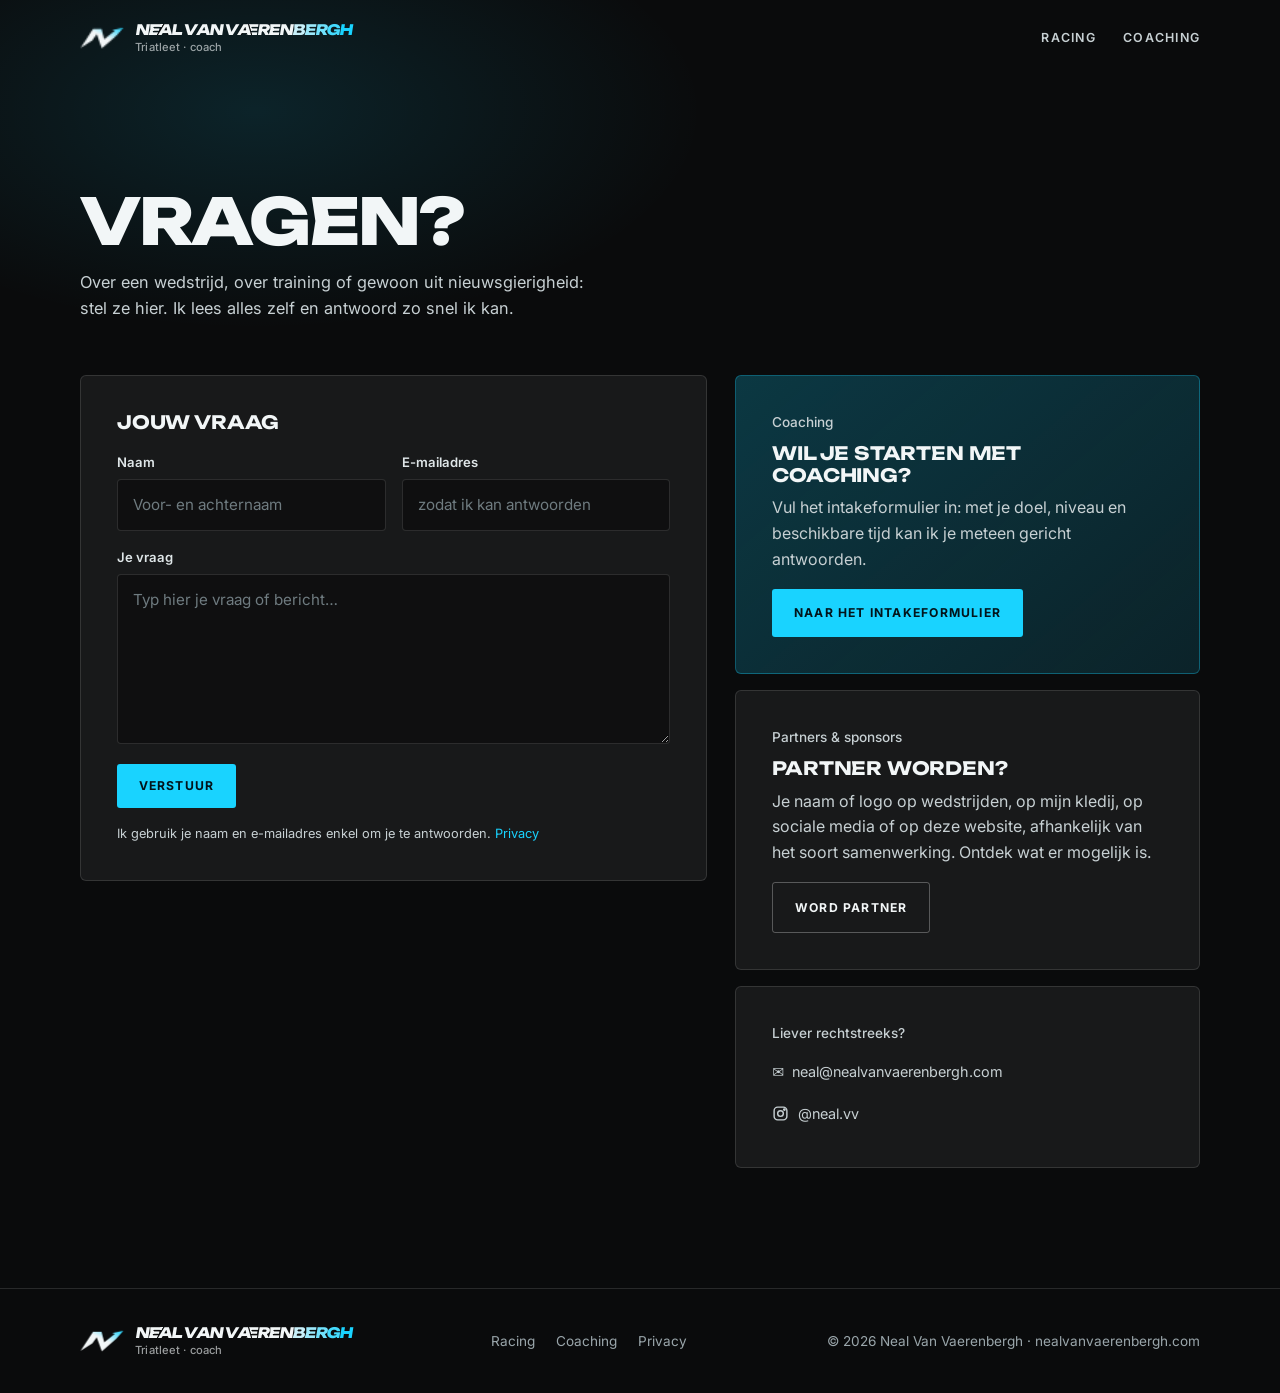
<file: contact.html>
<!DOCTYPE html>
<html lang="nl">
<head>
<meta charset="UTF-8">
<meta name="viewport" content="width=device-width, initial-scale=1.0">
<script>document.documentElement.classList.add('js')</script>
<title>Contact — Neal Van Vaerenbergh</title>
<meta name="description" content="Een vraag voor Neal Van Vaerenbergh? Stuur ze hier. Coaching starten of partner worden kan ook rechtstreeks.">
<link rel="canonical" href="https://nealvanvaerenbergh.com/contact">
<meta property="og:type" content="website">
<meta property="og:url" content="https://nealvanvaerenbergh.com/contact">
<meta property="og:site_name" content="Neal Van Vaerenbergh">
<meta property="og:title" content="Contact — Neal Van Vaerenbergh">
<meta property="og:description" content="Een vraag voor Neal Van Vaerenbergh? Stuur ze hier. Coaching starten of partner worden kan ook rechtstreeks.">
<meta property="og:locale" content="nl_BE">
<meta name="theme-color" content="#0a0b0c">
<link rel="icon" type="image/svg+xml" href="favicon.svg">
<link rel="apple-touch-icon" href="apple-touch-icon.png">
<link rel="stylesheet" href="logos.css?v=8">
<link rel="preconnect" href="https://fonts.googleapis.com">
<link rel="preconnect" href="https://fonts.gstatic.com" crossorigin>
<link href="https://fonts.googleapis.com/css2?family=Unbounded:wght@700;800&family=Inter:wght@400;500;600&display=swap" rel="stylesheet">
<style>
  :root {
    --bg: #0a0b0c;
    --bg-2: #111416;
    --ink: #f2f6f7;
    --muted: #9aa6ab;
    --line: rgba(255,255,255,.12);
    --glass: rgba(255,255,255,.06);
    --accent: #19d3ff;
    --teal: #0e6f86;
    --accent-ink: #03141b;
    --radius: 22px;
    --display: 'Unbounded', system-ui, sans-serif;
    --body: 'Inter', system-ui, sans-serif;
    --ease: cubic-bezier(.2,.8,.2,1);
  }
  * { box-sizing: border-box; margin: 0; padding: 0; }
  .skip { position: absolute; left: 16px; top: -60px; z-index: 100; padding: .6rem 1rem; border-radius: 999px; background: var(--accent); color: var(--accent-ink); font-weight: 600; }
  .skip:focus { top: 16px; }
  body { background: var(--bg); color: var(--ink); font-family: var(--body); line-height: 1.6; -webkit-font-smoothing: antialiased; overflow-x: hidden; min-height: 100vh; display: flex; flex-direction: column; }
  main { flex: 1; }
  a { color: inherit; text-decoration: none; }
  :focus-visible { outline: 2px solid var(--accent); outline-offset: 3px; }
  .wrap { width: min(1120px, 100% - 32px); margin-inline: auto; }
  .label { font-size: .72rem; letter-spacing: .14em; text-transform: uppercase; color: var(--muted); font-weight: 600; }
  .grad { background: linear-gradient(90deg, var(--teal), var(--accent)); -webkit-background-clip: text; background-clip: text; color: transparent; }
  h1 { font-family: var(--display); font-weight: 800; font-size: clamp(2.2rem, 6vw, 4rem); line-height: 1; text-transform: uppercase; letter-spacing: -.03em; margin-top: .8rem; }
  .lead { color: #c7d0d3; max-width: 520px; margin-top: 1rem; font-size: 1.02rem; }
  .pill { display: inline-flex; align-items: center; justify-content: center; gap: .5rem; padding: .8rem 1.35rem; border-radius: 999px; font-weight: 600; font-size: .9rem; border: 0; cursor: pointer; font-family: inherit; transition: transform .2s, background .2s, color .2s; }
  .pill:hover { transform: translateY(-2px); }
  .pill-accent { background: var(--accent); color: var(--accent-ink); }
  .pill-ghost { background: rgba(255,255,255,.07); border: 1px solid var(--line); color: var(--ink); }
  .pill-ghost:hover { background: rgba(255,255,255,.14); }

  /* Header */
  header { padding: 16px 0; }
  .nav { display: flex; align-items: center; justify-content: space-between; gap: 1rem; }
  .brand { min-height: 40px; }
  .nav-links { display: flex; gap: .35rem; }
  .nav-links a { display: inline-flex; align-items: center; min-height: 40px; padding: .5rem .95rem; border-radius: 999px; font-size: .84rem; background: rgba(255,255,255,.07); border: 1px solid var(--line); transition: background .2s; }
  .nav-links a:hover { background: rgba(255,255,255,.16); }
  @media (max-width: 760px) { header .brand .lw small { display: none; } }
  @media (max-width: 420px) { .nav { gap: .5rem; } .brand { min-width: 0; } .brand .lw { white-space: normal; max-width: 8.4em; font-size: .74rem; } .nav-links a { padding: .45rem .7rem; } }

  /* Inhoud */
  .contact { position: relative; padding: clamp(50px, 8vw, 100px) 0 clamp(70px, 10vw, 120px); }
  .contact::before { content: ''; position: absolute; inset: -10% 0 auto; height: 520px; background: radial-gradient(50% 60% at 20% 30%, rgba(25,211,255,.12), transparent 70%); pointer-events: none; z-index: -1; }
  .grid { display: grid; gap: 22px; margin-top: clamp(34px, 5vw, 54px); }
  @media (min-width: 900px) { .grid { grid-template-columns: 1.35fr 1fr; gap: 28px; align-items: start; } }
  .card { background: var(--glass); border: 1px solid var(--line); border-radius: var(--radius); padding: clamp(22px, 3.4vw, 36px); }
  .card h2 { font-family: var(--display); font-weight: 700; font-size: 1.15rem; text-transform: uppercase; letter-spacing: -.01em; line-height: 1.2; }
  .card p { color: #c7d0d3; }

  /* Formulier */
  form { display: grid; gap: 16px; }
  form h2 { margin-bottom: 2px; }
  .row { display: grid; gap: 16px; }
  @media (min-width: 560px) { .row { grid-template-columns: 1fr 1fr; } }
  label { display: grid; gap: 6px; font-size: .82rem; font-weight: 600; color: #dfe6e8; }
  input, textarea { width: 100%; font: inherit; font-weight: 400; font-size: .95rem; color: var(--ink); background: rgba(0,0,0,.35); border: 1px solid var(--line); border-radius: 14px; padding: .8rem .95rem; transition: border-color .2s, background .2s; }
  input:focus, textarea:focus { outline: none; border-color: var(--accent); background: rgba(0,0,0,.5); }
  textarea { min-height: 170px; resize: vertical; }
  ::placeholder { color: #6f7b80; }
  form .pill { justify-self: start; margin-top: 4px; }
  .form-err { color: #ff8a8a; font-size: .85rem; }
  .form-ok { color: var(--accent); font-size: .85rem; }
  .form-err:empty, .form-ok:empty { display: none; }
  .note { font-size: .8rem; color: var(--muted); }
  .note a { color: var(--accent); }

  /* Rechterkolom: snelkoppelingen */
  .side { display: grid; gap: 16px; }
  .route { display: grid; gap: .55rem; position: relative; overflow: hidden; }
  .route .pill { justify-self: start; margin-top: .5rem; }
  .route-coach { background: linear-gradient(140deg, rgba(14,111,134,.45), rgba(25,211,255,.12)); border-color: rgba(25,211,255,.3); }
  .direct { display: grid; gap: .35rem; font-size: .9rem; }
  .direct a { color: #c7d0d3; display: inline-flex; align-items: center; gap: .55rem; min-height: 36px; transition: color .2s; }
  .direct a:hover { color: var(--accent); }

  footer { border-top: 1px solid var(--line); padding: 30px 0; color: var(--muted); font-size: .85rem; }
  .foot { display: flex; flex-wrap: wrap; justify-content: space-between; align-items: center; gap: 1.2rem; }
  .foot nav { display: flex; flex-wrap: wrap; gap: 0 1.3rem; }
  .foot nav a { display: inline-flex; align-items: center; min-height: 40px; }
  .foot nav a:hover { color: var(--accent); }

  .js .reveal { opacity: 0; transform: translateY(24px); transition: opacity .8s var(--ease), transform .8s var(--ease); }
  .js .reveal.in { opacity: 1; transform: none; }
  @media (prefers-reduced-motion: reduce) {
    *, *::before, *::after { transition: none !important; }
    .js .reveal { opacity: 1; transform: none; }
  }
</style>
<link rel="stylesheet" href="eigen.css?v=19">
</head>
<body>
<a href="#inhoud" class="skip">Naar inhoud</a>

<header>
  <div class="wrap nav">
    <a href="index.html" class="brand" data-logo data-word="name" aria-label="Neal Van Vaerenbergh, naar de homepagina"><span class="lw lw-arrow">Neal Van Vaerenbergh<small>Triatleet · coach</small></span></a>
    <nav class="nav-links" aria-label="Hoofdmenu">
      <a href="racing.html" class="keep">Racing</a>
      <a href="coaching.html" class="keep">Coaching</a>
    </nav>
  </div>
</header>

<main id="inhoud">
  <section class="contact">
    <div class="wrap">

      <h1 class="reveal">Vragen?</h1>
      <p class="lead reveal">Over een wedstrijd, over training of gewoon uit nieuwsgierigheid: stel ze hier. Ik lees alles zelf en antwoord zo snel ik kan.</p>

      <div class="grid">
        <form class="card reveal" id="vraagForm" method="post" action="mailto:neal@nealvanvaerenbergh.com" enctype="text/plain" novalidate>
          <h2>Jouw vraag</h2>
          <div class="row">
            <label>Naam<input name="naam" required autocomplete="name" placeholder="Voor- en achternaam"></label>
            <label>E-mailadres<input type="email" name="email" required autocomplete="email" placeholder="zodat ik kan antwoorden"></label>
          </div>
          <label>Je vraag<textarea name="vraag" required placeholder="Typ hier je vraag of bericht…"></textarea></label>
          <p class="form-err" role="alert"></p>
          <p class="form-ok" role="status"></p>
          <button type="submit" class="pill pill-accent">Verstuur</button>
          <p class="note">Ik gebruik je naam en e-mailadres enkel om je te antwoorden. <a href="privacy.html">Privacy</a></p>
        </form>

        <div class="side">
          <div class="card route route-coach reveal">
            <p class="label">Coaching</p>
            <h2>Wil je starten met coaching?</h2>
            <p>Vul het intakeformulier in: met je doel, niveau en beschikbare tijd kan ik je meteen gericht antwoorden.</p>
            <a href="coaching.html#contact" class="pill pill-accent">Naar het intakeformulier</a>
          </div>
          <div class="card route reveal">
            <p class="label">Partners &amp; sponsors</p>
            <h2>Partner worden?</h2>
            <p>Je naam of logo op wedstrijden, op mijn kledij, op sociale media of op deze website, afhankelijk van het soort samenwerking. Ontdek wat er mogelijk is.</p>
            <a href="racing.html#partners" class="pill pill-ghost">Word partner</a>
          </div>
          <div class="card reveal">
            <p class="label">Liever rechtstreeks?</p>
            <div class="direct" style="margin-top:.6rem">
              <!-- PLACEHOLDER: dit adres op het domein moet nog aangemaakt worden (zelfde adres als op de coachingpagina) -->
              <a href="mailto:neal@nealvanvaerenbergh.com">✉&nbsp; neal@nealvanvaerenbergh.com</a>
              <a href="https://www.instagram.com/neal.vv/" target="_blank" rel="noopener"><svg width="17" height="17" viewBox="0 0 24 24" fill="none" stroke="currentColor" stroke-width="2" aria-hidden="true"><rect x="3" y="3" width="18" height="18" rx="5"/><circle cx="12" cy="12" r="4"/><circle cx="17.5" cy="6.5" r="1" fill="currentColor"/></svg>@neal.vv</a>
            </div>
          </div>
        </div>
      </div>
    </div>
  </section>
</main>

<footer>
  <div class="wrap foot">
    <a href="index.html" class="brand" data-logo data-word="name" aria-label="Neal Van Vaerenbergh, naar de homepagina"><span class="lw lw-arrow">Neal Van Vaerenbergh<small>Triatleet · coach</small></span></a>
    <nav aria-label="Footer"><a href="racing.html">Racing</a><a href="coaching.html">Coaching</a><a href="privacy.html">Privacy</a></nav>
    <span>© <span id="year"></span> Neal Van Vaerenbergh · nealvanvaerenbergh.com</span>
  </div>
</footer>

<script src="logos.js?v=8"></script>
<script>
  // Reveal bij scrollen (zonder JS of zonder IntersectionObserver blijft alles zichtbaar)
  const els = document.querySelectorAll('.reveal');
  if ('IntersectionObserver' in window) {
    const io = new IntersectionObserver(es => es.forEach(e => { if (e.isIntersecting) { e.target.classList.add('in'); io.unobserve(e.target); } }), { threshold: .12 });
    els.forEach(el => io.observe(el));
  } else els.forEach(el => el.classList.add('in'));

  document.getElementById('year').textContent = new Date().getFullYear();
  if (typeof applyLogo === 'function') applyLogo('arrow');

  // Versturen: zelfde werkwijze als het intakeformulier op de coachingpagina.
  // Via Web3Forms als er een key is, anders opent het e-mailprogramma met alles al ingevuld.
  const WEB3FORMS_KEY = ''; // PLACEHOLDER: dezelfde gratis key van web3forms.com als in coaching.html
  const form = document.getElementById('vraagForm'), f = form.elements, err = form.querySelector('.form-err'), ok = form.querySelector('.form-ok');
  form.addEventListener('submit', async e => {
    e.preventDefault();
    err.textContent = ''; ok.textContent = '';
    const naam = f.naam.value.trim(), email = f.email.value.trim(), vraag = f.vraag.value.trim();
    if (!naam) { err.textContent = 'Vul je naam in.'; f.naam.focus(); return; }
    if (!email || !f.email.checkValidity()) { err.textContent = 'Vul een geldig e-mailadres in, zodat ik je kan antwoorden.'; f.email.focus(); return; }
    if (!vraag) { err.textContent = 'Typ je vraag.'; f.vraag.focus(); return; }
    const subject = `Vraag via de website – ${naam}`;
    if (!WEB3FORMS_KEY) {
      let body = `${vraag}\n\n---\nNaam: ${naam}\nE-mail: ${email}`;
      if (body.length > 1800) body = body.slice(0, 1780) + '\n[…]';
      location.href = `mailto:neal@nealvanvaerenbergh.com?subject=${encodeURIComponent(subject)}&body=${encodeURIComponent(body)}`;
      ok.textContent = 'Je e-mailprogramma opent nu met je vraag klaar. Gebeurt er niets? Mail dan rechtstreeks naar neal@nealvanvaerenbergh.com.';
      return;
    }
    const btn = form.querySelector('[type=submit]'), btnTekst = btn.textContent;
    btn.disabled = true; btn.textContent = 'Versturen…';
    try {
      const r = await fetch('https://api.web3forms.com/submit', {
        method: 'POST',
        headers: { 'Content-Type': 'application/json', Accept: 'application/json' },
        body: JSON.stringify({ access_key: WEB3FORMS_KEY, subject, from_name: 'Website Neal Van Vaerenbergh', name: naam, email, message: vraag })
      });
      const res = await r.json().catch(() => ({}));
      if (!r.ok || !res.success) throw new Error(res.message || r.status);
      const h = document.createElement('h2'), p = document.createElement('p');
      h.textContent = `Bedankt, ${naam}!`; h.tabIndex = -1;
      p.textContent = 'Je vraag is goed aangekomen. Ik antwoord zo snel mogelijk.';
      form.setAttribute('role', 'status'); form.replaceChildren(h, p); h.focus();
    } catch {
      err.textContent = 'Versturen lukte niet. Probeer het opnieuw of mail naar neal@nealvanvaerenbergh.com.';
      btn.disabled = false; btn.textContent = btnTekst; btn.focus();
    }
  });
</script>
</body>
</html>
</file>
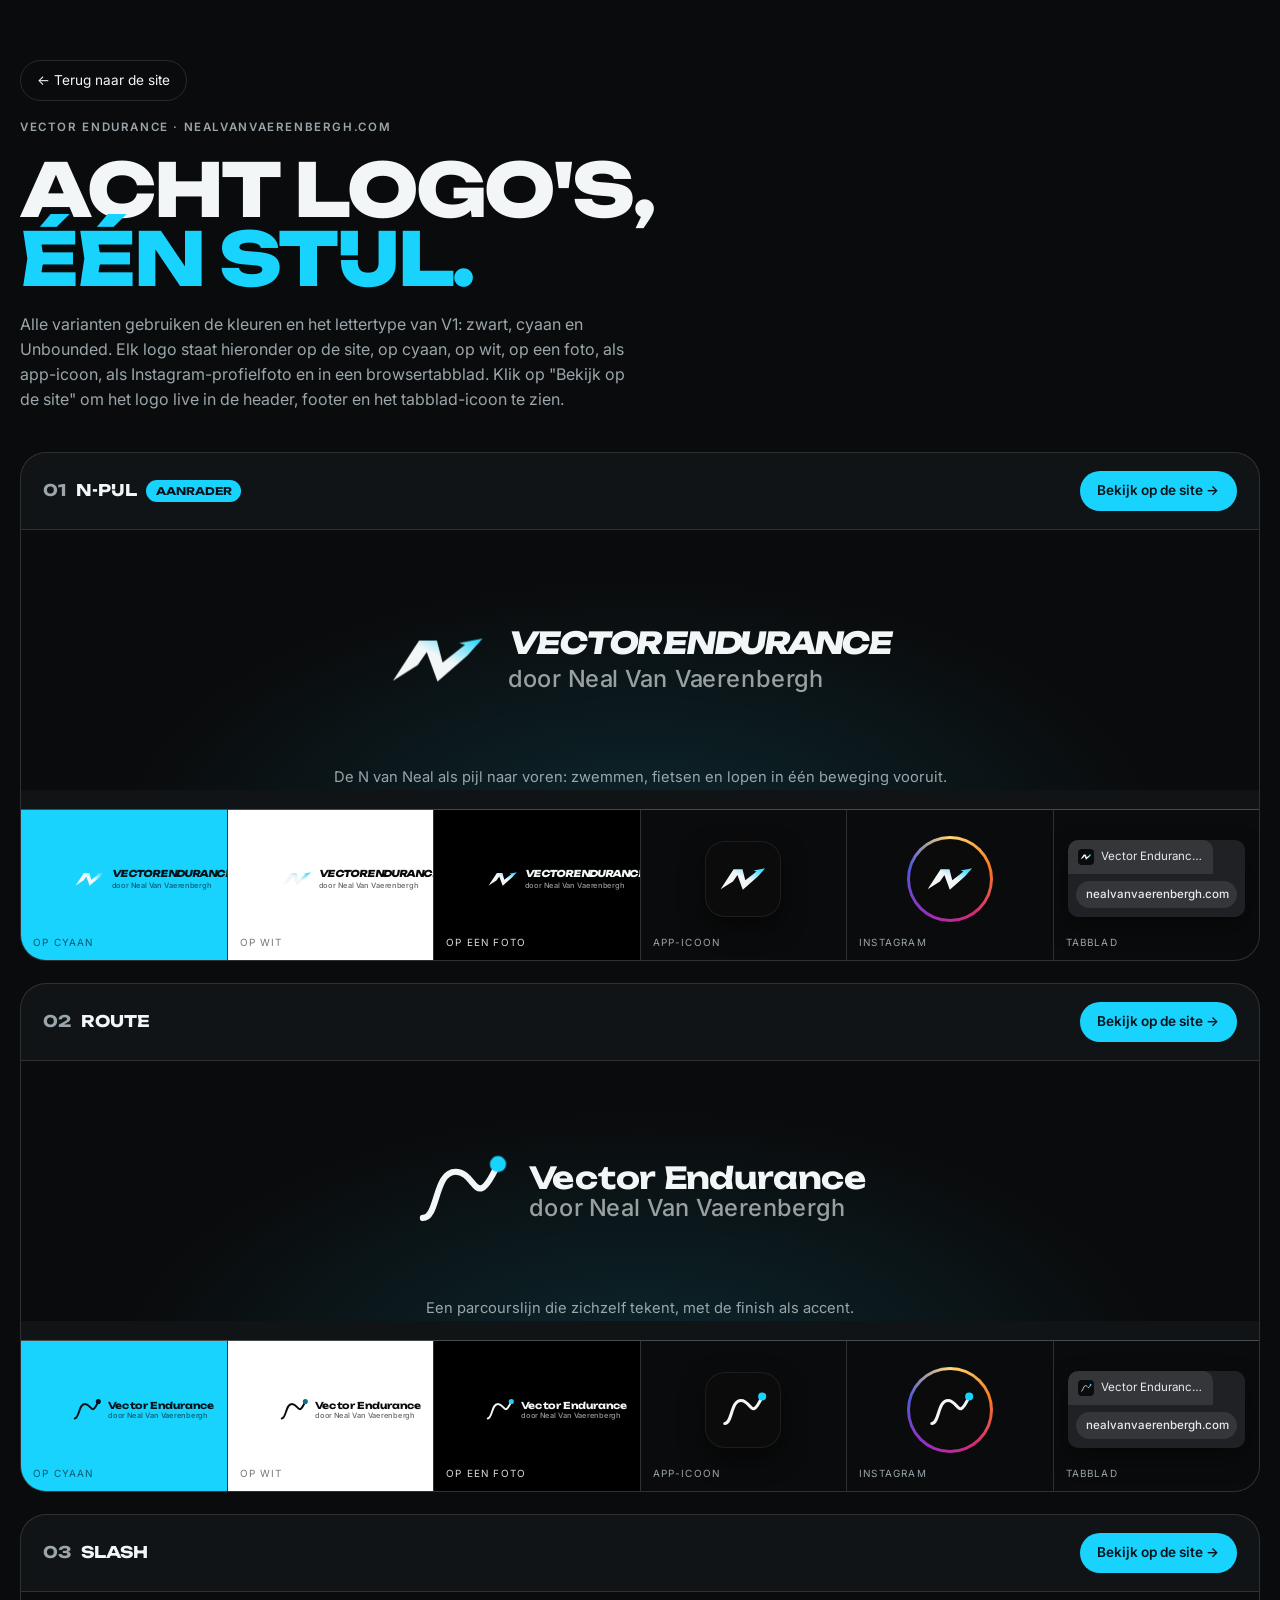
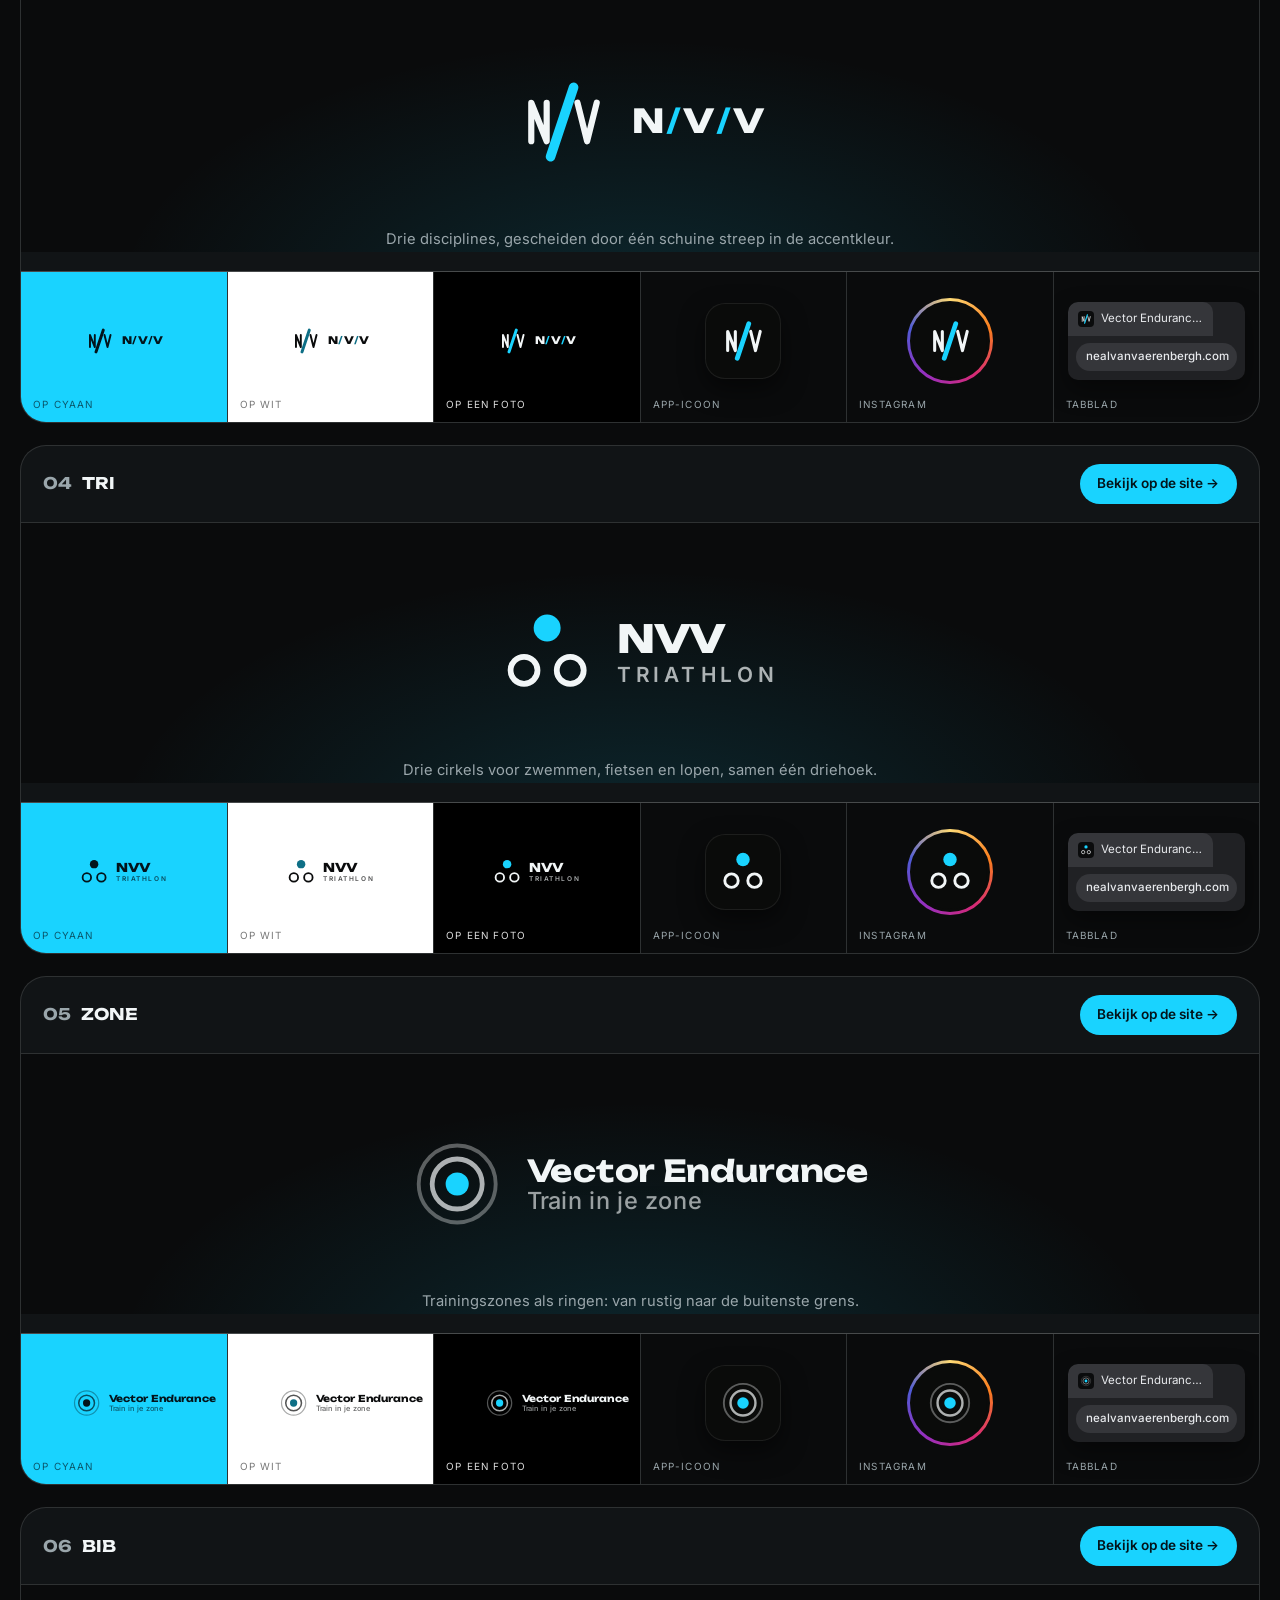
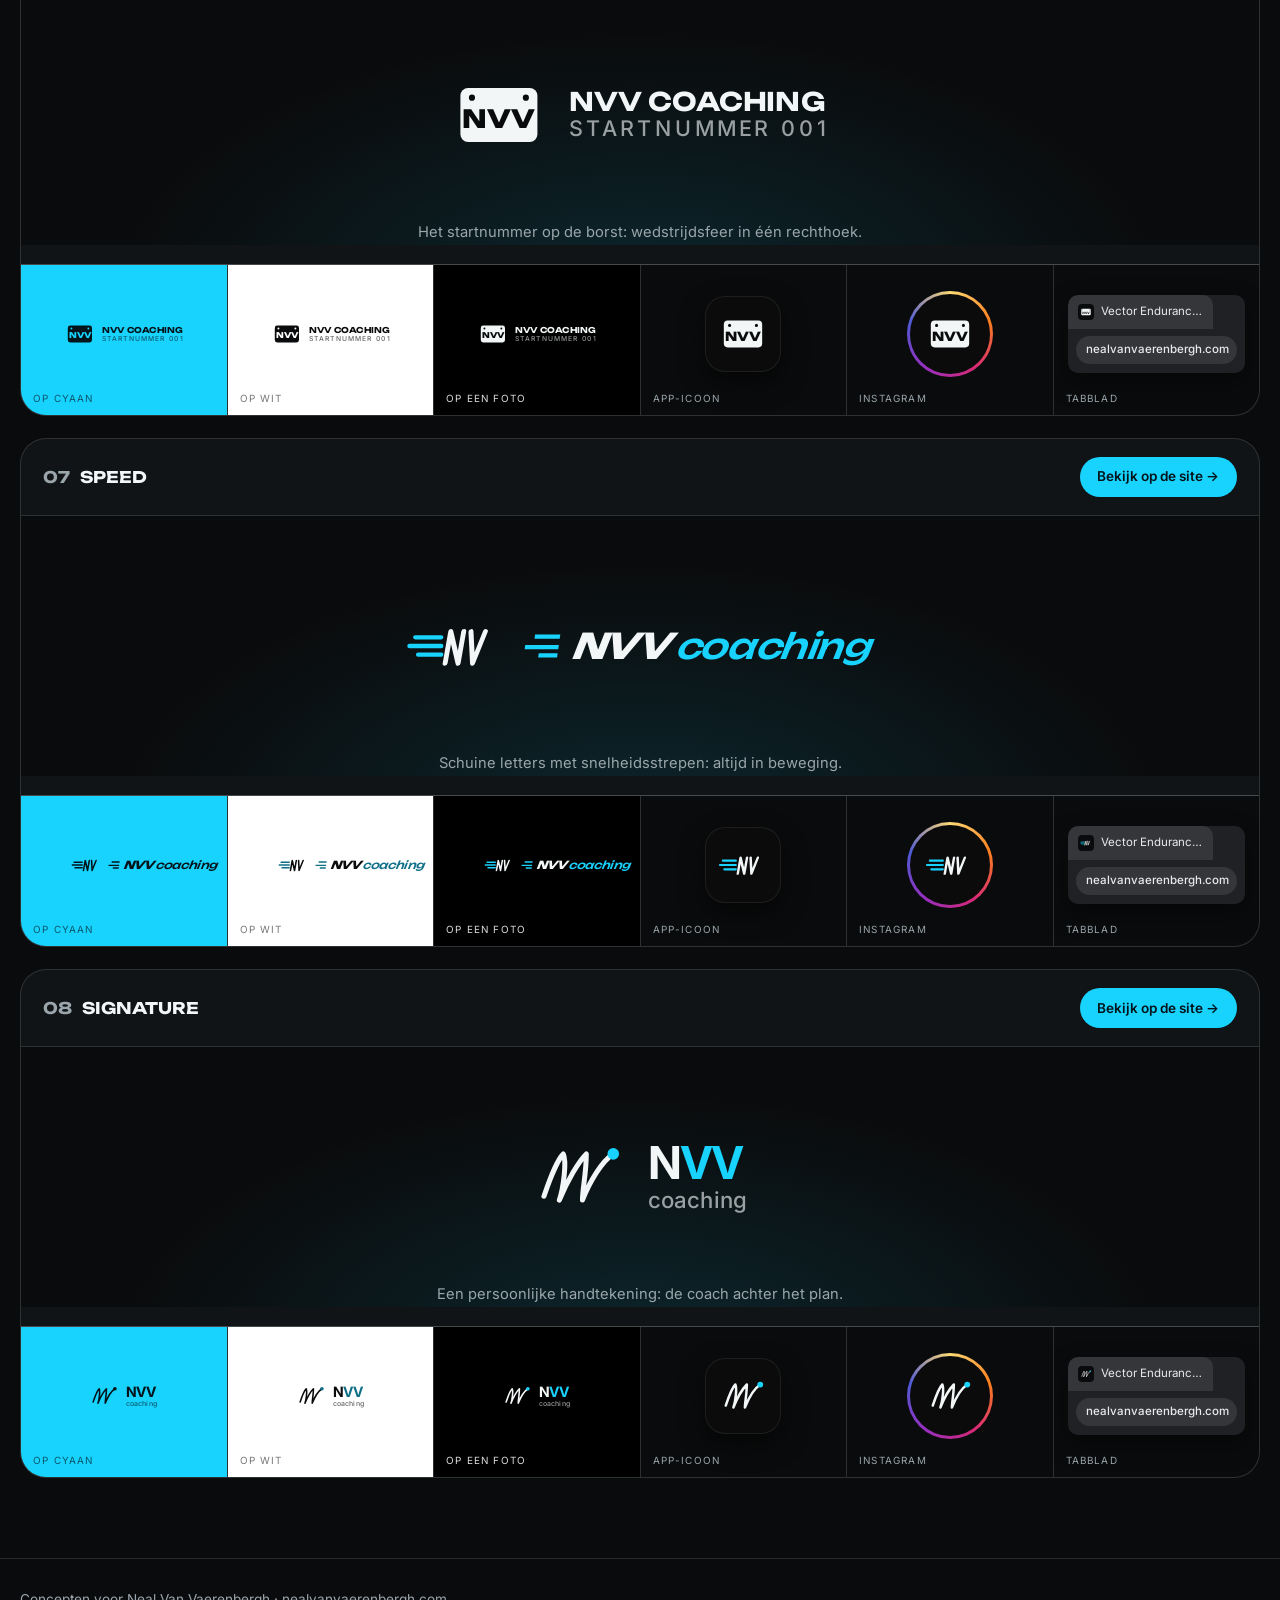
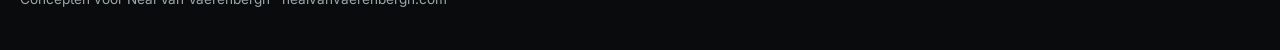
<file: logos.html>
<!DOCTYPE html>
<html lang="nl">
<head>
<meta charset="UTF-8">
<meta name="viewport" content="width=device-width, initial-scale=1.0">
<title>Vector Endurance — Logo's</title>
<meta name="robots" content="noindex, nofollow">
<link rel="icon" type="image/svg+xml" href="favicon.svg">
<link rel="preconnect" href="https://fonts.googleapis.com">
<link rel="preconnect" href="https://fonts.gstatic.com" crossorigin>
<link href="https://fonts.googleapis.com/css2?family=Unbounded:wght@500;700;800&family=Inter:wght@400;500;600;700&display=swap" rel="stylesheet">
<link rel="stylesheet" href="logos.css?v=8">
<style>
  :root { --bg: #0a0b0c; --bg-2: #111416; --ink: #f2f6f7; --muted: #9aa6ab; --line: rgba(255,255,255,.12); --accent: #19d3ff; }
  * { box-sizing: border-box; margin: 0; padding: 0; }
  body { background: var(--bg); color: var(--ink); font-family: 'Inter', system-ui, sans-serif; line-height: 1.55; -webkit-font-smoothing: antialiased; }
  a { color: inherit; text-decoration: none; }
  .wrap { width: min(1240px, 100% - 32px); margin-inline: auto; }
  .label { font-size: .72rem; letter-spacing: .14em; text-transform: uppercase; color: var(--muted); font-weight: 600; }
  .top { padding: 60px 0 40px; display: grid; gap: 18px; }
  h1 { font-family: 'Unbounded', sans-serif; font-weight: 800; font-size: clamp(2.2rem, 6vw, 4.6rem); line-height: .95; text-transform: uppercase; letter-spacing: -.03em; }
  h1 span { color: var(--accent); }
  .top p { max-width: 620px; color: var(--muted); }
  .top .back { display: inline-flex; width: fit-content; padding: .55rem 1rem; border-radius: 999px; border: 1px solid var(--line); font-size: .85rem; }
  .top .back:hover { background: rgba(255,255,255,.08); }

  .logos { display: grid; gap: 22px; padding-bottom: 80px; }
  .card { border: 1px solid var(--line); border-radius: 26px; overflow: hidden; background: var(--bg-2); }
  .card-head { display: flex; flex-wrap: wrap; justify-content: space-between; align-items: center; gap: 12px; padding: 18px 22px; border-bottom: 1px solid var(--line); }
  .card-head h2 { font-family: 'Unbounded', sans-serif; font-size: 1rem; font-weight: 700; text-transform: uppercase; }
  .card-head h2 i { font-style: normal; color: var(--muted); margin-right: .6rem; }
  .card-head .rec { font-size: .66rem; font-weight: 700; padding: .25rem .6rem; border-radius: 999px; background: var(--accent); color: #03141b; margin-left: .6rem; vertical-align: middle; }
  .try { padding: .6rem 1.1rem; border-radius: 999px; background: var(--accent); color: #03141b; font-weight: 600; font-size: .85rem; transition: transform .2s; }
  .try:hover { transform: translateY(-2px); }

  .stage { position: relative; display: grid; place-items: center; min-height: 260px; padding: 40px 20px; isolation: isolate; overflow: hidden; }
  .stage::before { content: ''; position: absolute; inset: 0; z-index: -1; background: radial-gradient(ellipse at 50% 120%, rgba(25,211,255,.14), transparent 60%), #0a0b0c; }
  .stage .brand { transform: scale(2.1); }
  .idea { padding: 0 22px 20px; color: var(--muted); font-size: .92rem; text-align: center; margin-top: -24px; position: relative; }

  .uses { display: grid; grid-template-columns: repeat(2, 1fr); gap: 1px; background: var(--line); border-top: 1px solid var(--line); }
  .use { position: relative; display: grid; place-items: center; min-height: 150px; padding: 22px 14px 34px; background: var(--bg); overflow: hidden; }
  .use > small { position: absolute; left: 12px; bottom: 9px; font-size: .62rem; letter-spacing: .12em; text-transform: uppercase; color: var(--muted); }
  .use.on-white > small { color: #777; } .use.on-accent > small { color: rgba(3,20,27,.65); }
  .use.on-accent { background: #19d3ff; } .use.on-white { background: #fff; }
  .use.photo { background: #000 url('https://images.unsplash.com/photo-1438029071396-1e831a7fa6d8?w=800&q=70&auto=format&fit=crop') center/cover; }
  .use.photo::before { content: ''; position: absolute; inset: 0; background: linear-gradient(180deg, rgba(0,0,0,.35), rgba(0,0,0,.65)); }
  .use.photo .brand { position: relative; }
  .use .brand { transform: scale(.66); }
  .appicon { width: 76px; height: 76px; border-radius: 20px; background: #0a0b0a; display: grid; place-items: center; box-shadow: 0 10px 24px rgba(0,0,0,.5), inset 0 0 0 1px rgba(255,255,255,.08); --logo-bg: #0a0b0a; }
  .appicon svg { width: 46px; height: 46px; overflow: visible; }
  .avatar { width: 86px; height: 86px; border-radius: 50%; padding: 3px; background: conic-gradient(#feda75, #fa7e1e, #d62976, #962fbf, #4f5bd5, #feda75); }
  .avatar div { width: 100%; height: 100%; border-radius: 50%; background: #0a0b0a; border: 3px solid #0a0b0a; display: grid; place-items: center; --logo-bg: #0a0b0a; }
  .avatar svg { width: 46px; height: 46px; overflow: visible; }
  .tab { width: 100%; max-width: 230px; border-radius: 10px; background: #202124; box-shadow: 0 10px 24px rgba(0,0,0,.4); overflow: hidden; font-size: .72rem; color: #e8eaed; }
  .tab .t { display: flex; align-items: center; gap: 7px; padding: 8px 10px; background: #35363a; border-radius: 10px 10px 0 0; width: 82%; }
  .tab .t img { width: 16px; height: 16px; }
  .tab .t span { white-space: nowrap; overflow: hidden; text-overflow: ellipsis; }
  .tab .u { margin: 7px 8px 9px; padding: 5px 10px; border-radius: 99px; background: #35363a; color: #bdc1c6; }
  .tab .u b { color: #e8eaed; font-weight: 500; }
  @media (min-width: 760px) { .uses { grid-template-columns: repeat(3, 1fr); } }
  @media (min-width: 1100px) { .uses { grid-template-columns: repeat(6, 1fr); } }
  footer { border-top: 1px solid var(--line); padding: 30px 0 40px; color: var(--muted); font-size: .85rem; }
</style>
</head>
<body>
  <div class="wrap top">
    <a class="back" href="coaching.html">← Terug naar de site</a>
    <p class="label">Vector Endurance · nealvanvaerenbergh.com</p>
    <h1>Acht logo's,<br><span>één stijl.</span></h1>
    <p>Alle varianten gebruiken de kleuren en het lettertype van V1: zwart, cyaan en Unbounded. Elk logo staat hieronder op de site, op cyaan, op wit, op een foto, als app-icoon, als Instagram-profielfoto en in een browsertabblad. Klik op "Bekijk op de site" om het logo live in de header, footer en het tabblad-icoon te zien.</p>
  </div>
  <main class="wrap logos" id="logos"></main>
  <footer><div class="wrap">Concepten voor Neal Van Vaerenbergh · nealvanvaerenbergh.com</div></footer>

<script src="logos.js?v=8"></script>
<script>
  const host = document.getElementById('logos');
  const brand = (k, cls = '') => `<span class="brand ${cls}"><span class="logo-mark">${NVV_LOGOS[k].mark}</span>${NVV_LOGOS[k].word}</span>`;
  host.innerHTML = Object.entries(NVV_LOGOS).map(([k, l], i) => `
    <article class="card">
      <div class="card-head">
        <h2><i>0${i + 1}</i>${l.name}${k === 'arrow' ? '<span class="rec">Aanrader</span>' : ''}</h2>
        <a class="try" href="coaching.html?logo=${k}">Bekijk op de site →</a>
      </div>
      <div class="stage">${brand(k, 'draw')}</div>
      <p class="idea">${l.idea}</p>
      <div class="uses">
        <div class="use on-accent">${brand(k)}<small>Op cyaan</small></div>
        <div class="use on-white">${brand(k)}<small>Op wit</small></div>
        <div class="use photo">${brand(k)}<small style="color:#ddd">Op een foto</small></div>
        <div class="use"><div class="appicon">${l.mark}</div><small>App-icoon</small></div>
        <div class="use"><div class="avatar"><div>${l.mark}</div></div><small>Instagram</small></div>
        <div class="use"><div class="tab"><div class="t"><img src="${nvvFavicon(k)}" alt=""><span>Vector Endurance — Triathlon</span></div><div class="u"><b>nealvanvaerenbergh.com</b></div></div><small>Tabblad</small></div>
      </div>
    </article>`).join('');
</script>
</body>
</html>
</file>
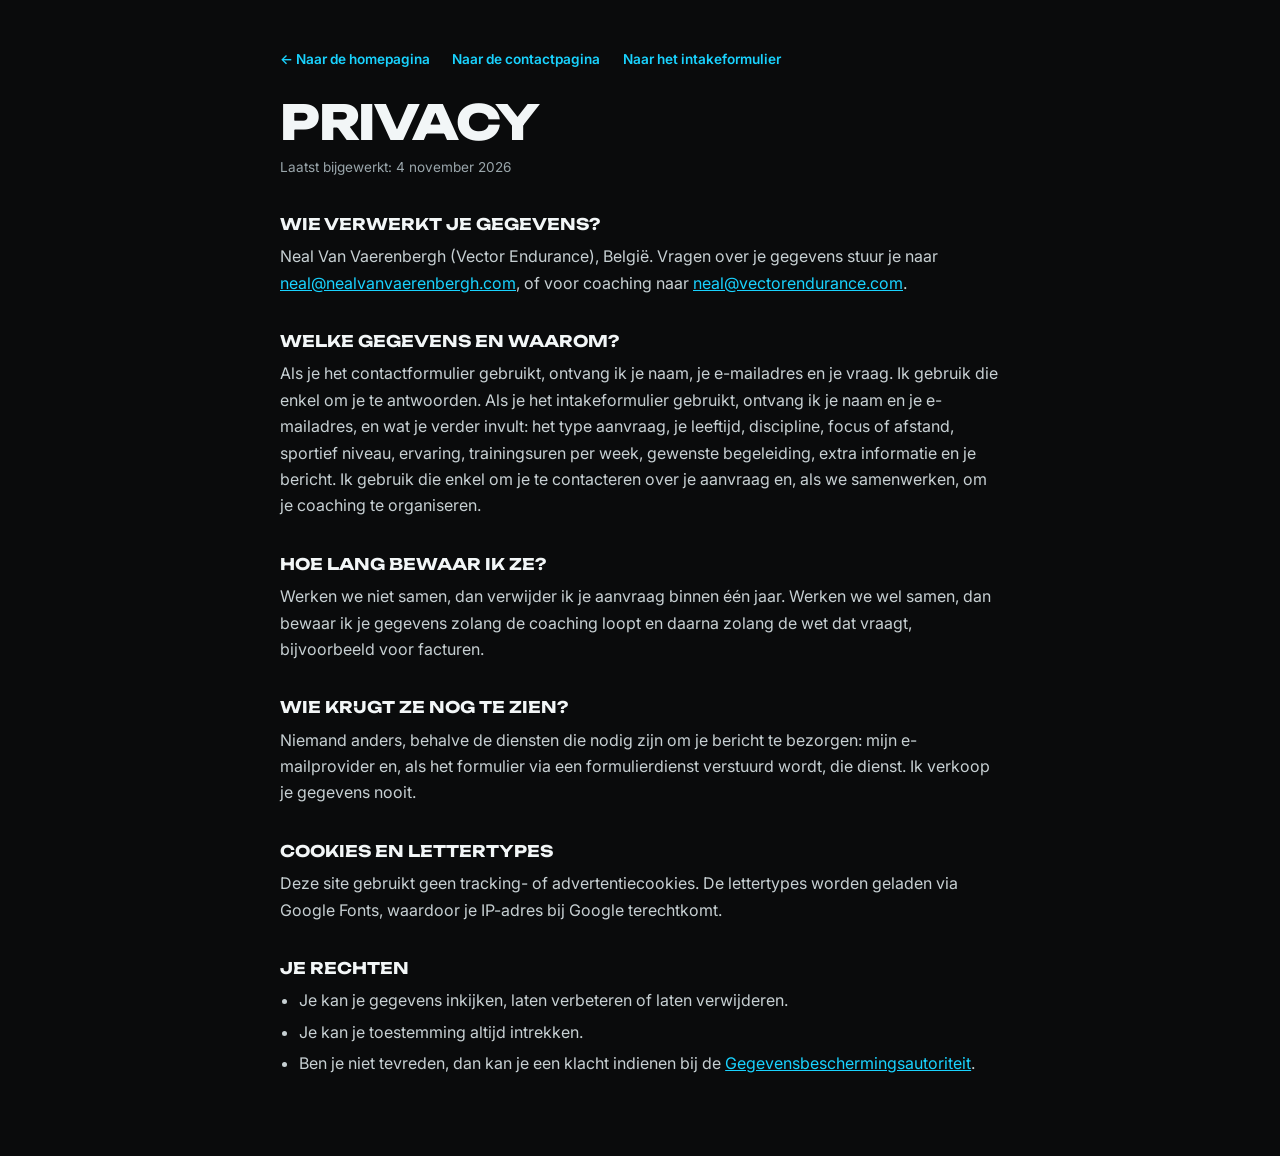
<file: privacy.html>
<!DOCTYPE html>
<html lang="nl">
<head>
<meta charset="UTF-8">
<meta name="viewport" content="width=device-width, initial-scale=1.0">
<title>Privacy — Neal Van Vaerenbergh</title>
<meta name="description" content="Hoe Neal Van Vaerenbergh en Vector Endurance omgaan met de gegevens die je via het contact- of intakeformulier doorstuurt.">
<link rel="canonical" href="https://nealvanvaerenbergh.com/privacy">
<meta name="robots" content="noindex, follow">
<meta name="theme-color" content="#0a0b0c">
<link rel="icon" type="image/svg+xml" href="favicon.svg">
<link rel="apple-touch-icon" href="apple-touch-icon.png">
<link rel="preconnect" href="https://fonts.googleapis.com">
<link rel="preconnect" href="https://fonts.gstatic.com" crossorigin>
<link href="https://fonts.googleapis.com/css2?family=Unbounded:wght@700;800&family=Inter:wght@400;600&display=swap" rel="stylesheet">
<style>
  :root { --bg: #0a0b0c; --ink: #f2f6f7; --muted: #9aa6ab; --line: rgba(255,255,255,.12); --accent: #19d3ff; --display: 'Unbounded', system-ui, sans-serif; --body: 'Inter', system-ui, sans-serif; }
  * { box-sizing: border-box; margin: 0; padding: 0; }
  body { background: var(--bg); color: var(--ink); font-family: var(--body); line-height: 1.65; -webkit-font-smoothing: antialiased; }
  a { color: var(--accent); }
  :focus-visible { outline: 2px solid var(--accent); outline-offset: 3px; }
  .wrap { width: min(720px, 100% - 32px); margin-inline: auto; padding: 48px 0 80px; }
  .back { font-size: .85rem; font-weight: 600; text-decoration: none; }
  h1 { font-family: var(--display); font-weight: 800; font-size: clamp(2rem, 6vw, 3rem); line-height: 1; text-transform: uppercase; letter-spacing: -.03em; margin: 28px 0 10px; }
  .upd { color: var(--muted); font-size: .85rem; }
  h2 { font-family: var(--display); font-weight: 700; font-size: 1rem; text-transform: uppercase; margin: 32px 0 6px; }
  .nav { display: flex; flex-wrap: wrap; gap: .4rem 1.4rem; }
  p, li { color: #c7d0d3; }
  ul { padding-left: 1.2rem; display: grid; gap: .3rem; }
  /* Mobiel: links onderaan als ruime klikvlakken */
  @media (max-width: 760px) { .back { display: inline-flex; align-items: center; min-height: 44px; } }
</style>
</head>
<body>
<!-- PLACEHOLDER: laat deze tekst nakijken door Neal; dit is een eenvoudige basis, geen juridisch advies -->
<main class="wrap">
  <nav class="nav" aria-label="Terug"><a class="back" href="index.html">← Naar de homepagina</a><a class="back" href="contact.html">Naar de contactpagina</a><a class="back" href="coaching.html#contact">Naar het intakeformulier</a></nav>
  <h1>Privacy</h1>
  <p class="upd">Laatst bijgewerkt: 4 november 2026</p>

  <h2>Wie verwerkt je gegevens?</h2>
  <p>Neal Van Vaerenbergh (Vector Endurance), België. Vragen over je gegevens stuur je naar <a href="mailto:neal@nealvanvaerenbergh.com">neal@nealvanvaerenbergh.com</a>, of voor coaching naar <a href="mailto:neal@vectorendurance.com">neal@vectorendurance.com</a>.</p>

  <h2>Welke gegevens en waarom?</h2>
  <p>Als je het contactformulier gebruikt, ontvang ik je naam, je e-mailadres en je vraag. Ik gebruik die enkel om je te antwoorden. Als je het intakeformulier gebruikt, ontvang ik je naam en je e-mailadres, en wat je verder invult: het type aanvraag, je leeftijd, discipline, focus of afstand, sportief niveau, ervaring, trainingsuren per week, gewenste begeleiding, extra informatie en je bericht. Ik gebruik die enkel om je te contacteren over je aanvraag en, als we samenwerken, om je coaching te organiseren.</p>

  <h2>Hoe lang bewaar ik ze?</h2>
  <p>Werken we niet samen, dan verwijder ik je aanvraag binnen één jaar. Werken we wel samen, dan bewaar ik je gegevens zolang de coaching loopt en daarna zolang de wet dat vraagt, bijvoorbeeld voor facturen.</p>

  <h2>Wie krijgt ze nog te zien?</h2>
  <p>Niemand anders, behalve de diensten die nodig zijn om je bericht te bezorgen: mijn e-mailprovider en, als het formulier via een formulierdienst verstuurd wordt, die dienst. Ik verkoop je gegevens nooit.</p>

  <h2>Cookies en lettertypes</h2>
  <p>Deze site gebruikt geen tracking- of advertentiecookies. De lettertypes worden geladen via Google Fonts, waardoor je IP-adres bij Google terechtkomt.</p>

  <h2>Je rechten</h2>
  <ul>
    <li>Je kan je gegevens inkijken, laten verbeteren of laten verwijderen.</li>
    <li>Je kan je toestemming altijd intrekken.</li>
    <li>Ben je niet tevreden, dan kan je een klacht indienen bij de <a href="https://www.gegevensbeschermingsautoriteit.be" target="_blank" rel="noopener">Gegevensbeschermingsautoriteit</a>.</li>
  </ul>
</main>
</body>
</html>
</file>
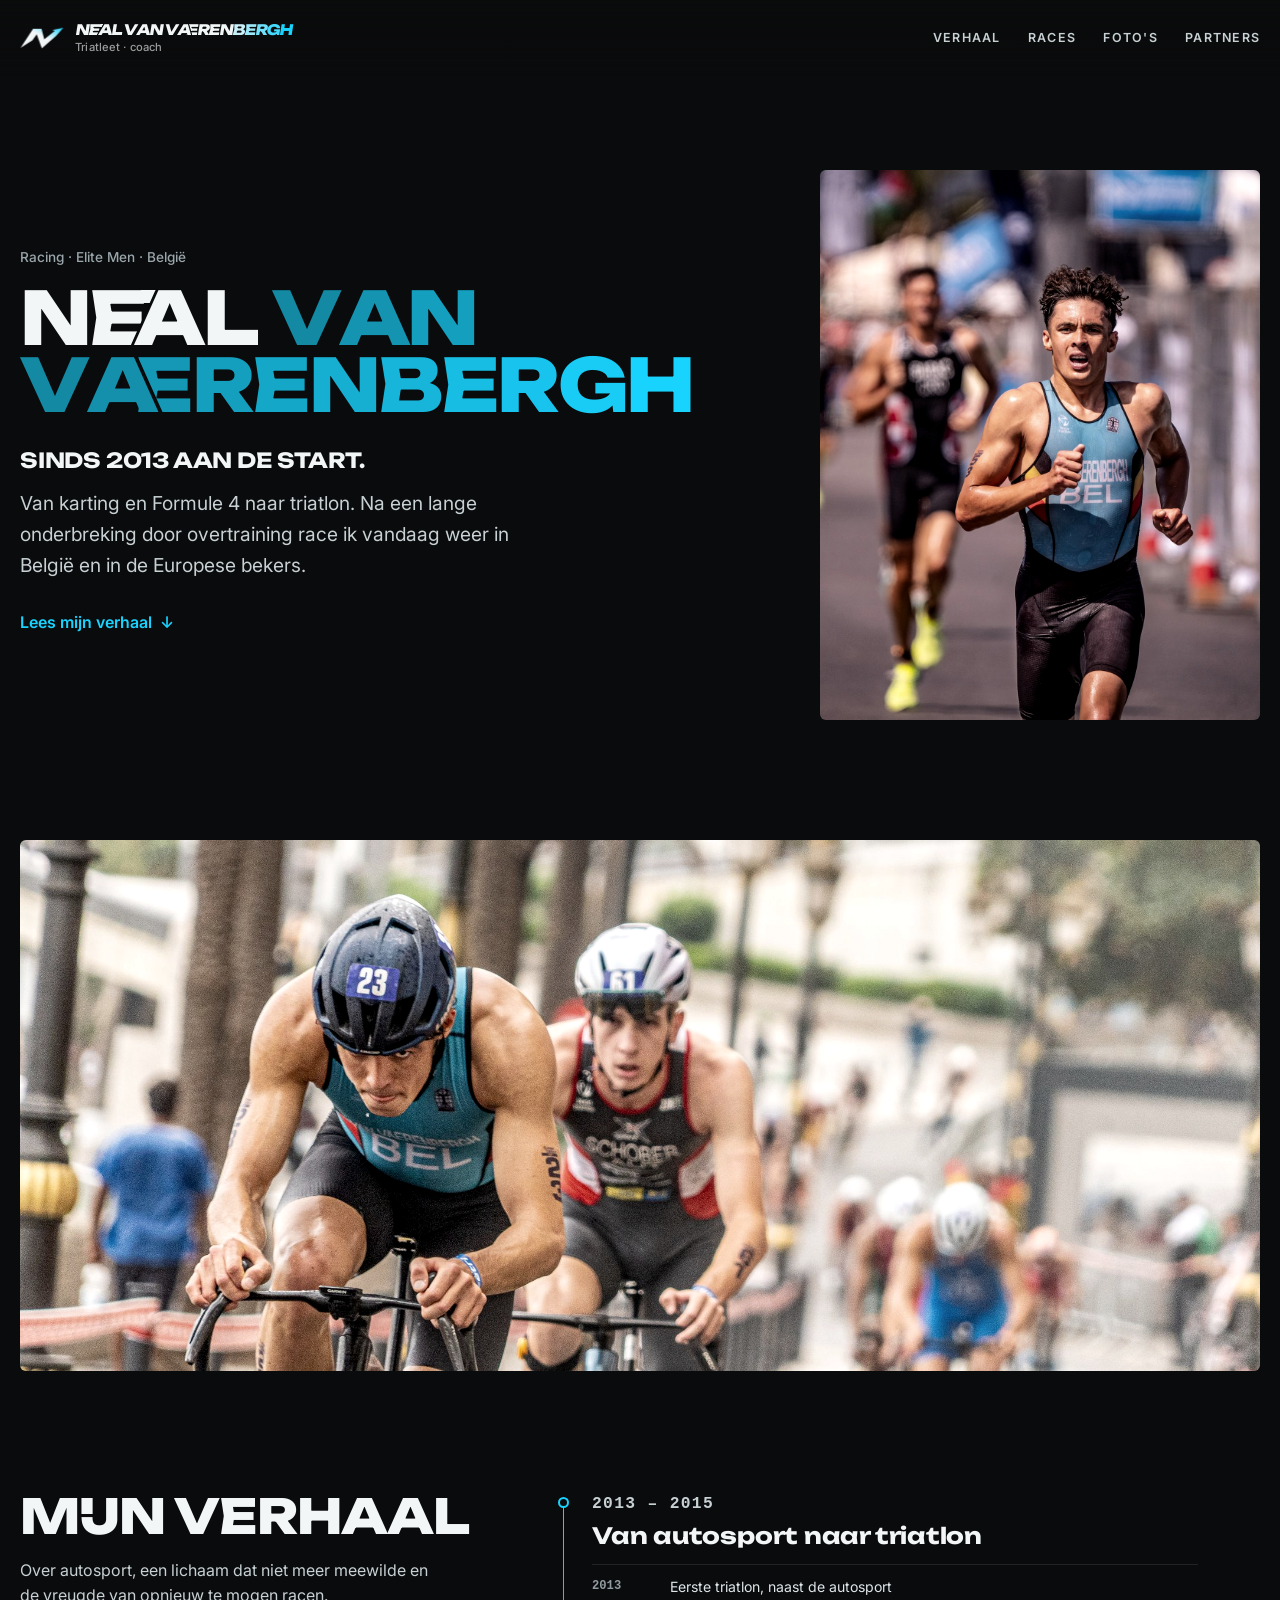
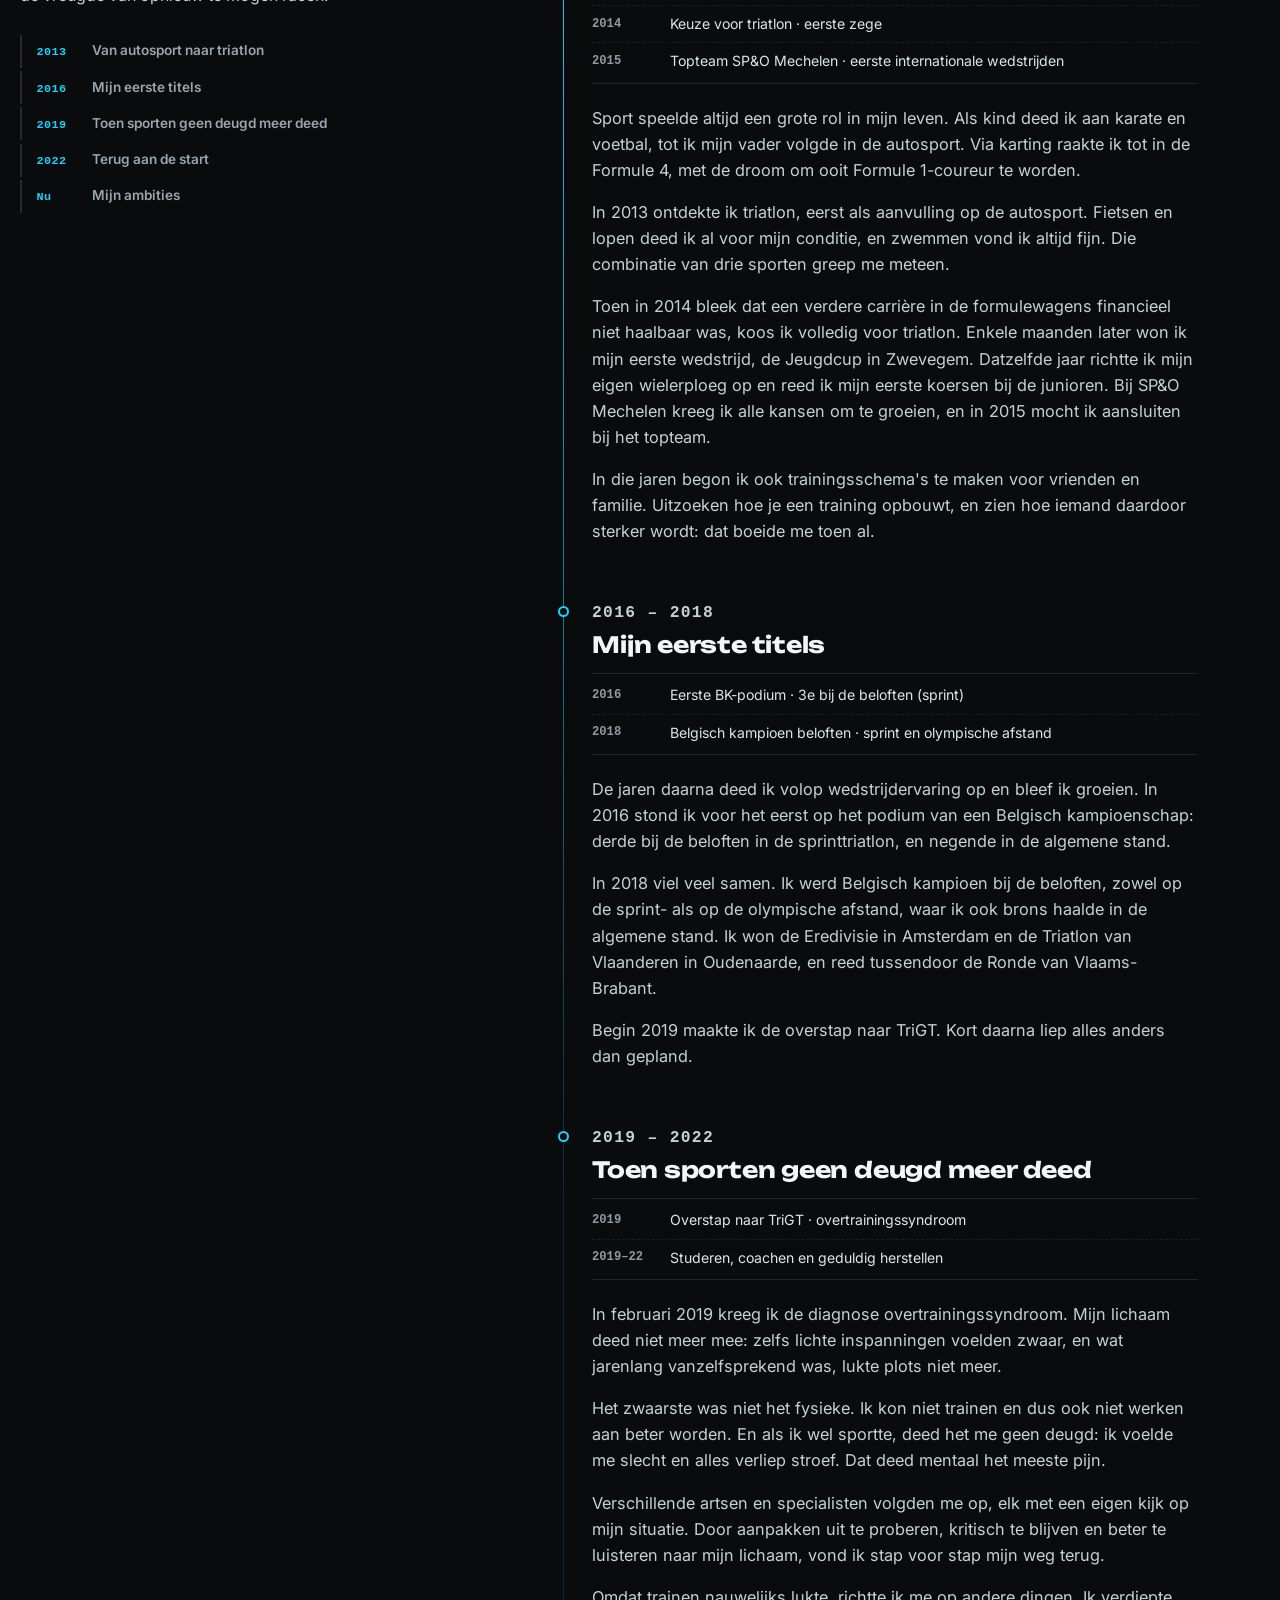
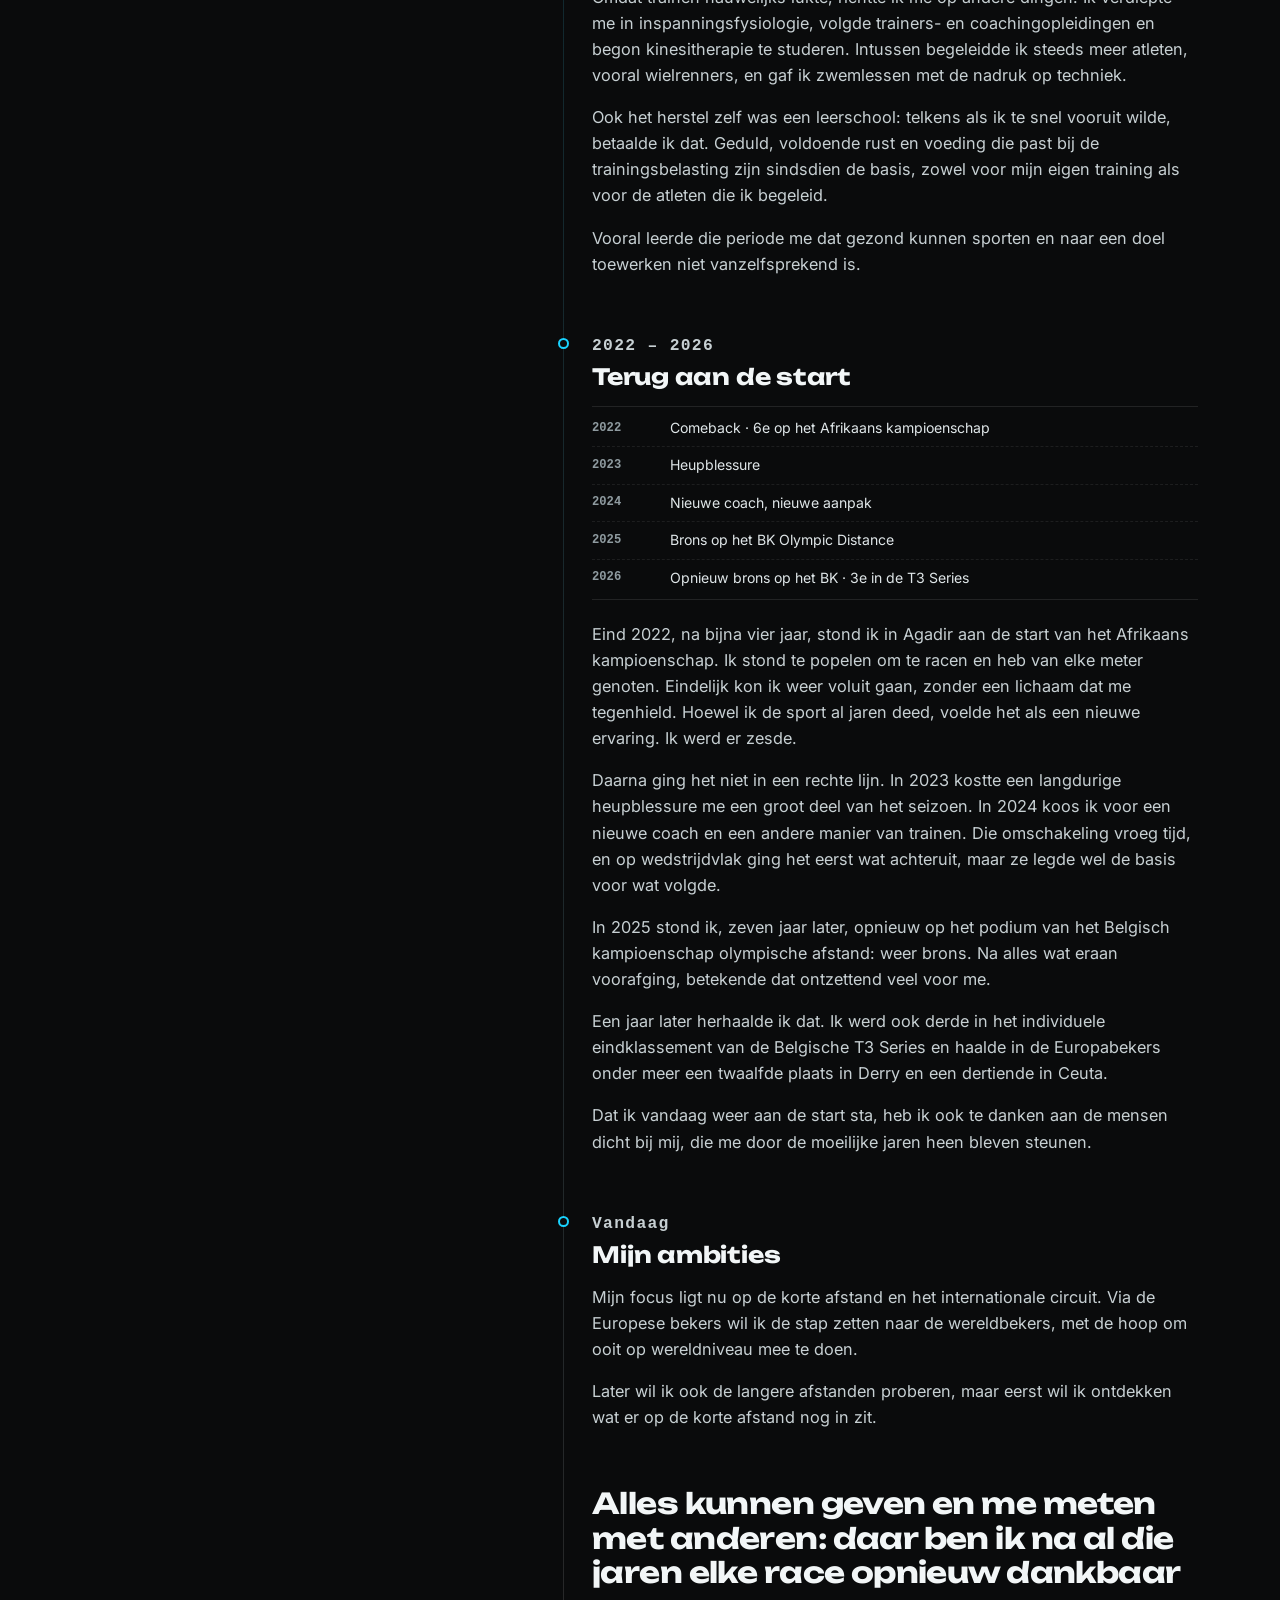
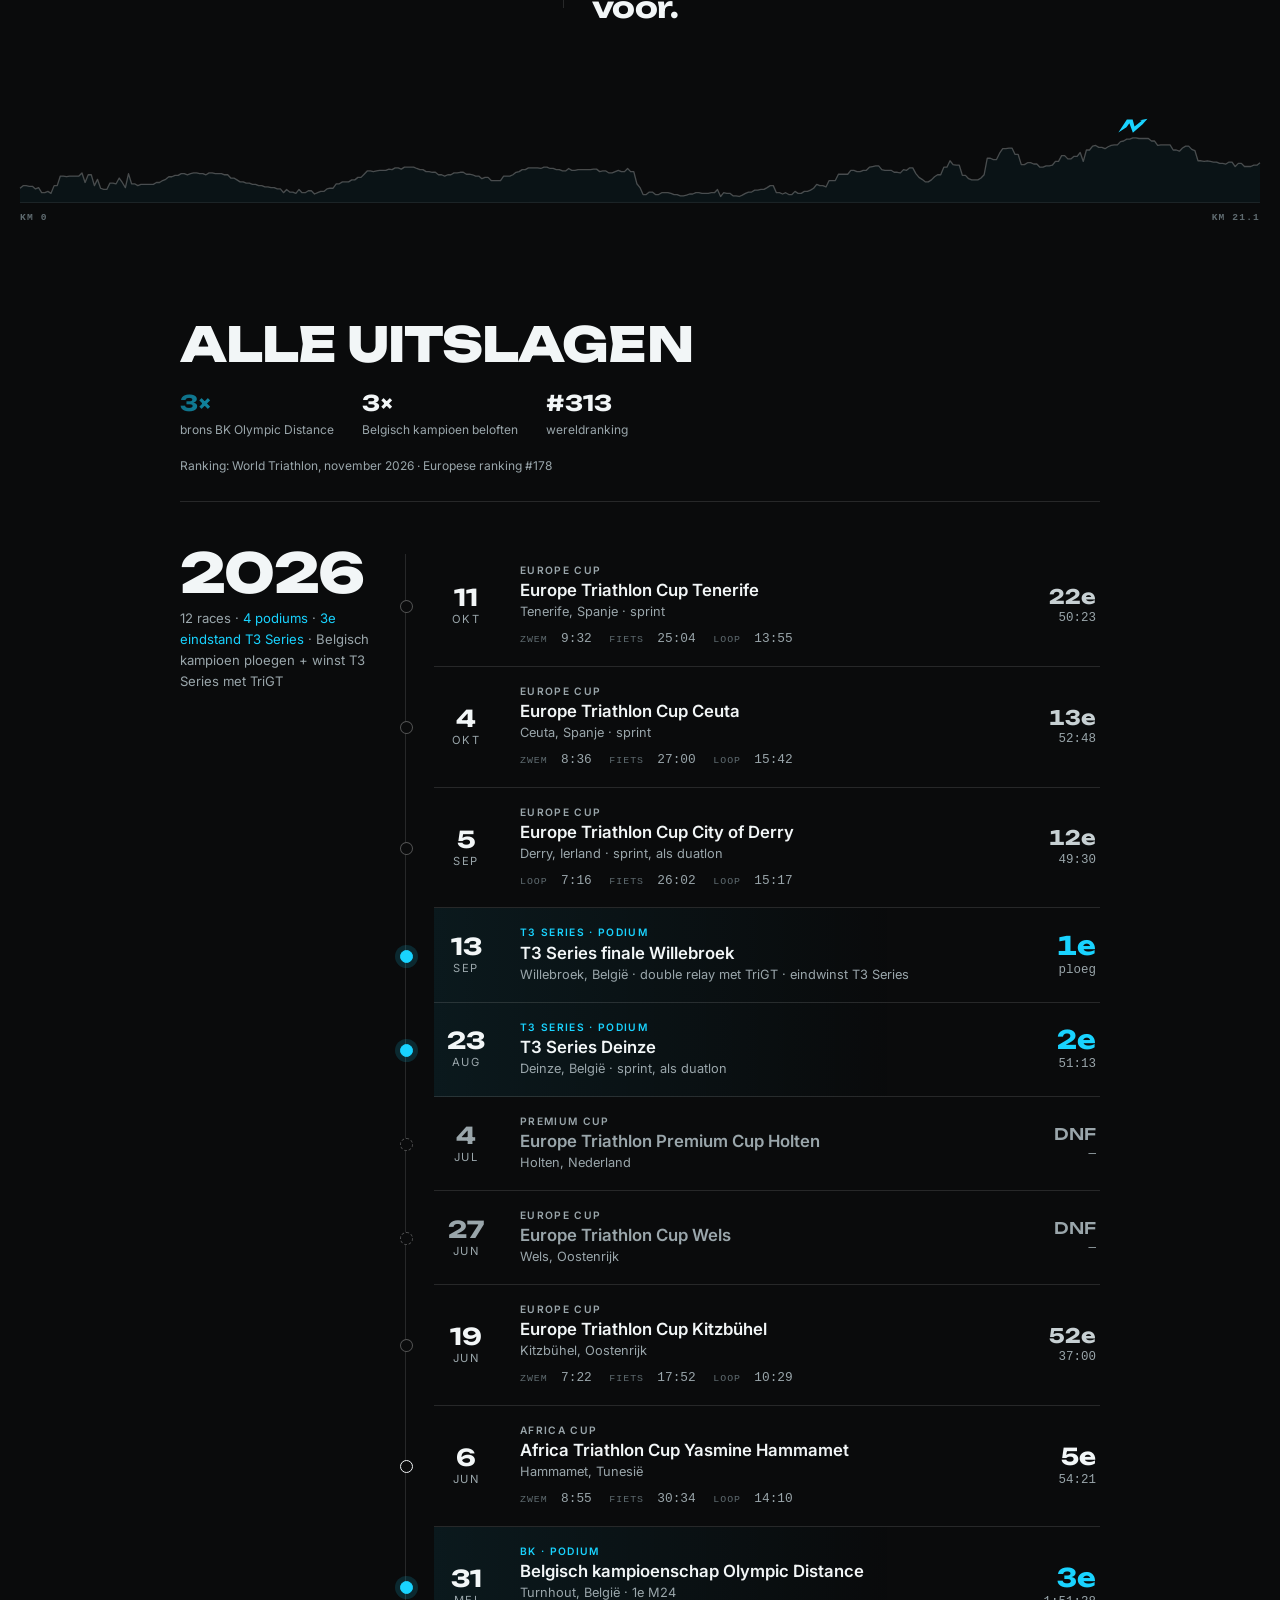
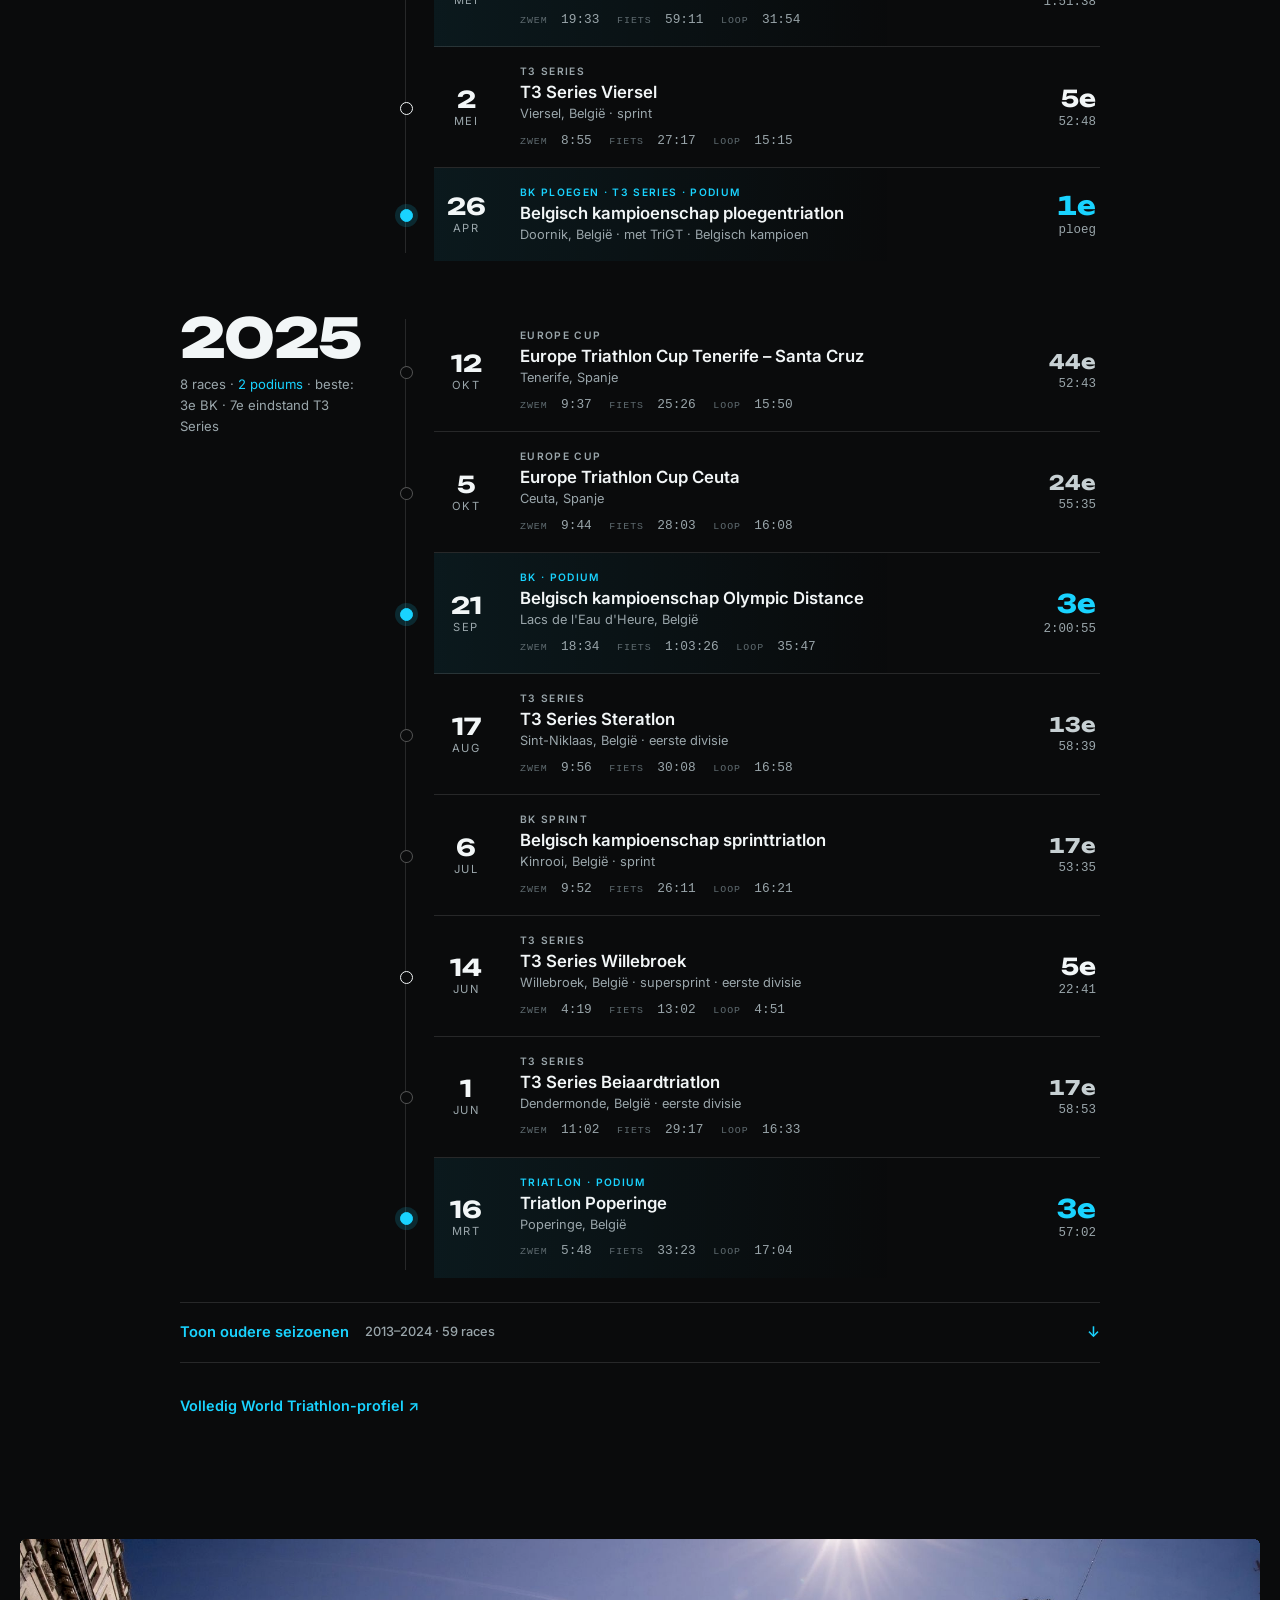
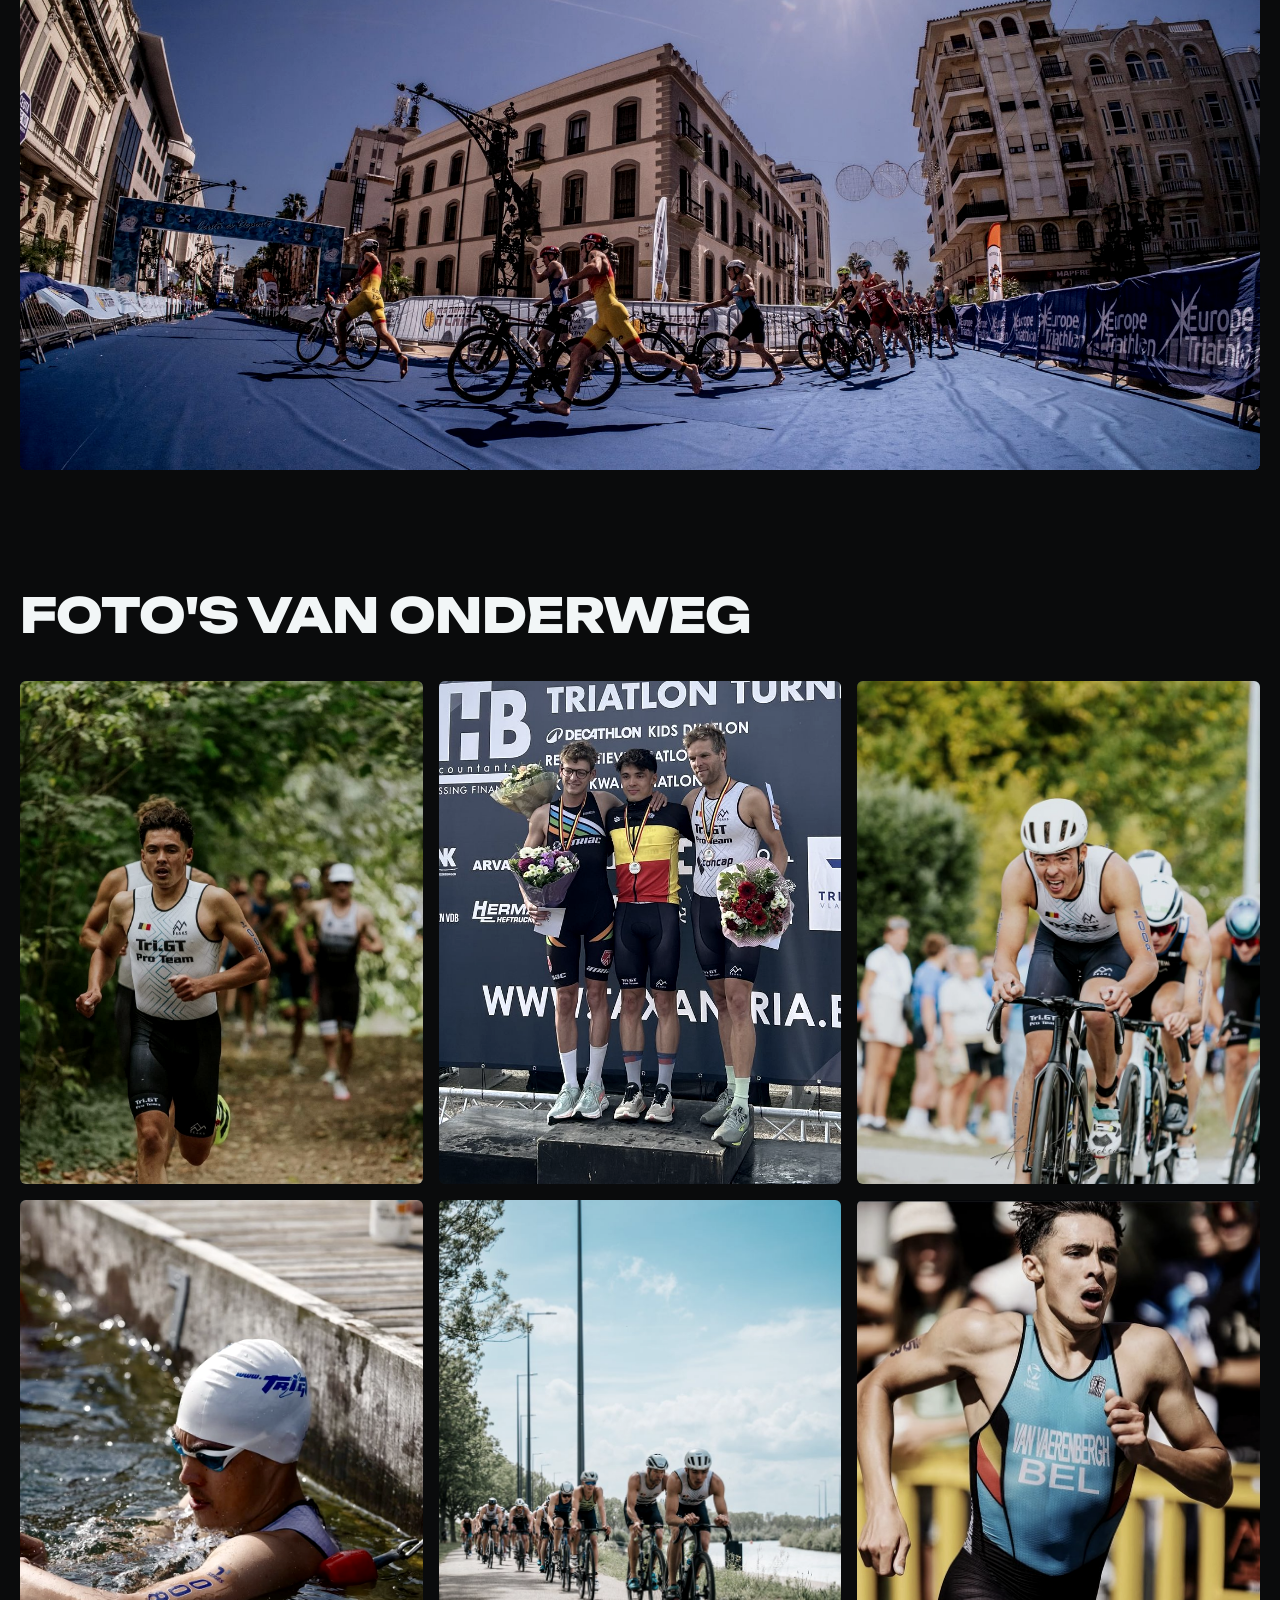
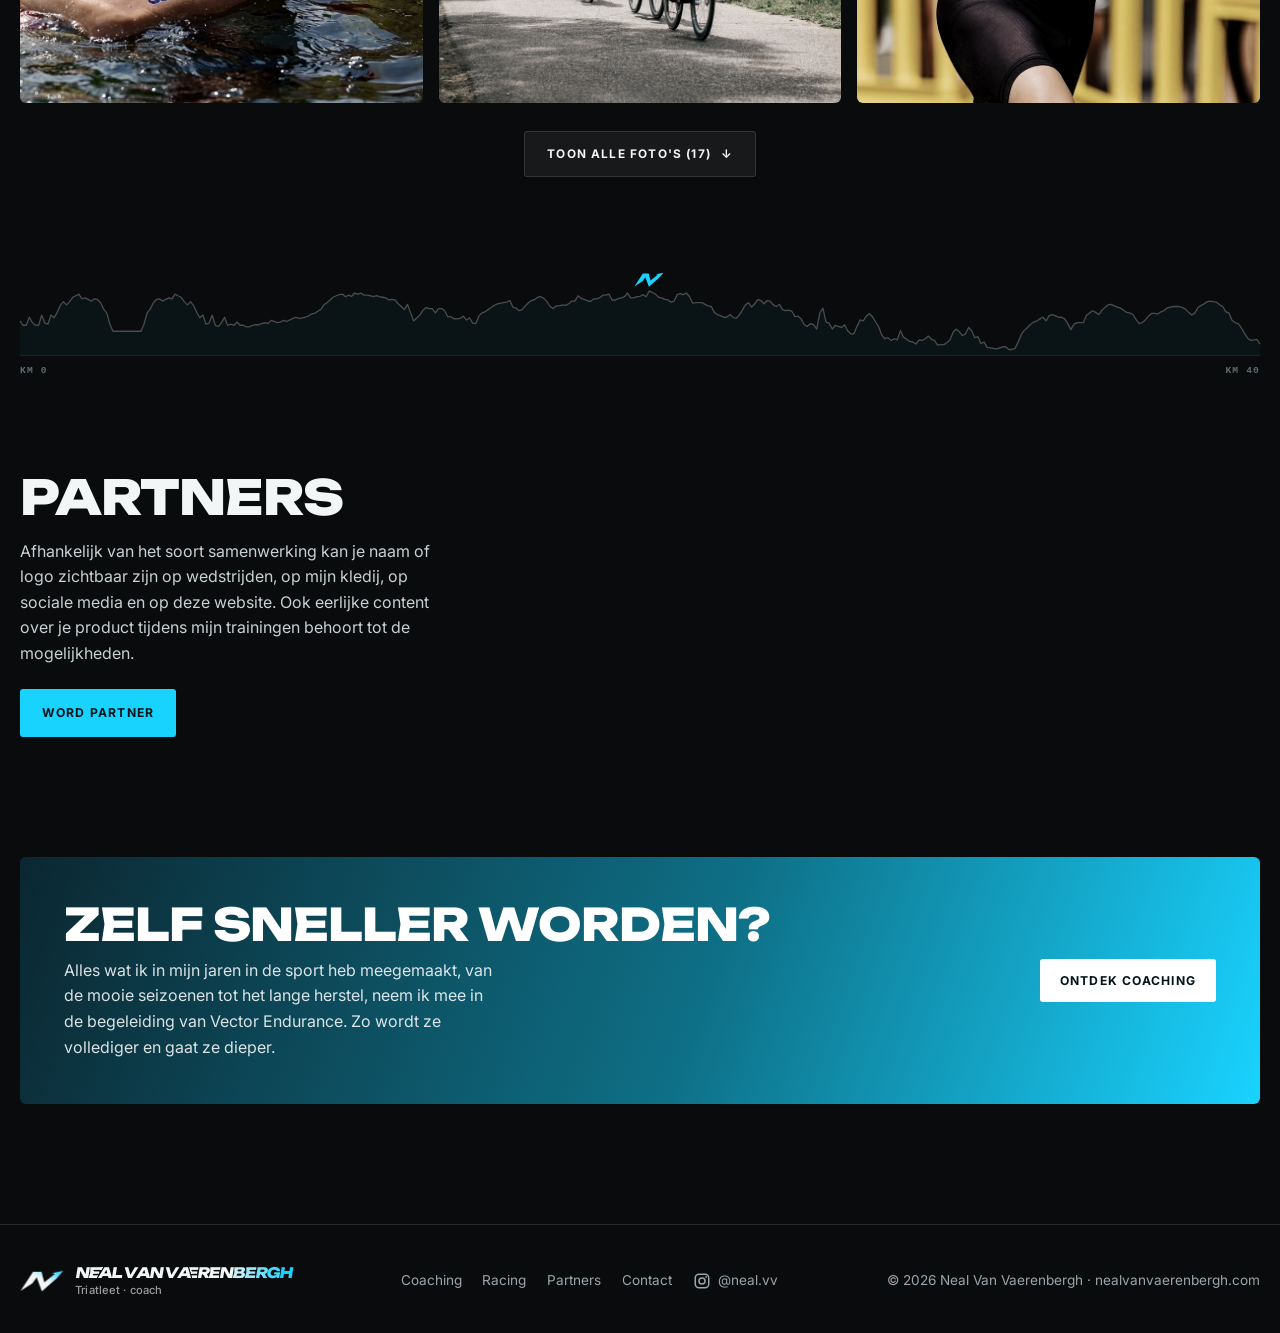
<file: racing.html>
<!DOCTYPE html>
<html lang="nl">
<head>
<meta charset="UTF-8">
<meta name="viewport" content="width=device-width, initial-scale=1.0">
<title>Racing — Neal Van Vaerenbergh, triatleet</title>
<meta name="description" content="Neal Van Vaerenbergh, Belgisch triatleet: mijn verhaal, al mijn uitslagen en de mooiste beelden van onderweg.">
<link rel="canonical" href="https://nealvanvaerenbergh.com/racing">
<meta property="og:type" content="profile">
<meta property="og:url" content="https://nealvanvaerenbergh.com/racing">
<meta property="og:site_name" content="Neal Van Vaerenbergh">
<meta property="og:title" content="Racing — Neal Van Vaerenbergh">
<meta property="og:description" content="Belgisch elite-triatleet op het Europe Triathlon Cup-circuit. Mijn verhaal, al mijn uitslagen en de mooiste beelden van onderweg.">
<meta property="og:image" content="https://nealvanvaerenbergh.com/photos/home/racing.jpg">
<meta property="og:image:width" content="1600">
<meta property="og:image:height" content="1067">
<meta property="og:image:alt" content="Neal Van Vaerenbergh loopt in de Belgische trisuit naar de finish">
<meta property="og:locale" content="nl_BE">
<meta name="twitter:card" content="summary_large_image">
<meta name="theme-color" content="#0a0b0c">
<link rel="icon" type="image/svg+xml" href="favicon.svg">
<link rel="apple-touch-icon" href="apple-touch-icon.png">
<script>document.documentElement.classList.add('js')</script>
<script type="application/ld+json">
{
  "@context": "https://schema.org",
  "@type": "Person",
  "@id": "https://nealvanvaerenbergh.com/#neal",
  "name": "Neal Van Vaerenbergh",
  "jobTitle": "Elite-triatleet",
  "nationality": { "@type": "Country", "name": "Belgium" },
  "url": "https://nealvanvaerenbergh.com/",
  "image": "https://nealvanvaerenbergh.com/photos/racing/portret.jpg",
  "birthDate": "1996",
  "sameAs": [
    "https://www.instagram.com/neal.vv/",
    "https://www.triathlon.org/athletes/profile/96552/neal-van-vaerenbergh"
  ]
}
</script>
<link rel="stylesheet" href="logos.css?v=8">
<link rel="preconnect" href="https://fonts.googleapis.com">
<link rel="preconnect" href="https://fonts.gstatic.com" crossorigin>
<link href="https://fonts.googleapis.com/css2?family=Unbounded:wght@500;700;800&family=Inter:wght@400;500;600&display=swap" rel="stylesheet">
<style>
  :root {
    --bg: #0a0b0c;
    --bg-2: #111416;
    --ink: #f2f6f7;
    --muted: #9aa6ab;
    --line: rgba(255,255,255,.12);
    --glass: rgba(255,255,255,.08);
    --accent: #19d3ff;
    --teal: #0e6f86;
    --accent-ink: #03141b;
    --radius: 22px;
    --display: 'Unbounded', system-ui, sans-serif;
    --body: 'Inter', system-ui, sans-serif;
    --ease: cubic-bezier(.2,.8,.2,1);
  }
  * { box-sizing: border-box; margin: 0; padding: 0; }
  html { scroll-behavior: smooth; }
  .skip { position: absolute; left: 16px; top: -60px; z-index: 100; padding: .6rem 1rem; border-radius: 999px; background: var(--accent); color: var(--accent-ink); font-weight: 600; }
  .skip:focus { top: 16px; }
  body { background: var(--bg); color: var(--ink); font-family: var(--body); line-height: 1.6; -webkit-font-smoothing: antialiased; overflow-x: hidden; }
  img { display: block; max-width: 100%; }
  a { color: inherit; text-decoration: none; }
  :focus-visible { outline: 2px solid var(--accent); outline-offset: 3px; }
  .wrap { width: min(1240px, 100% - 32px); margin-inline: auto; }
  .narrow { width: min(920px, 100% - 32px); margin-inline: auto; }
  .label { font-size: .72rem; letter-spacing: .14em; text-transform: uppercase; color: var(--muted); font-weight: 600; }
  .grad { background: linear-gradient(90deg, var(--teal), var(--accent)); -webkit-background-clip: text; background-clip: text; color: transparent; }
  .pill { display: inline-flex; align-items: center; gap: .5rem; padding: .75rem 1.25rem; border-radius: 999px; font-weight: 600; font-size: .9rem; transition: transform .2s, background .2s; }
  .pill:hover { transform: translateY(-2px); }
  .pill-accent { background: var(--accent); color: var(--accent-ink); }
  .link { color: var(--accent); font-weight: 600; font-size: .9rem; border-bottom: 1px solid transparent; transition: border-color .2s; }
  .link:hover { border-color: var(--accent); }
  /* groter klikvlak (40px) zonder dat de onderlijn verschuift */
  .link { position: relative; }
  .link::after { content: ''; position: absolute; inset: -11px 0; }
  h2 { font-family: var(--display); font-weight: 800; font-size: clamp(1.8rem, 4.4vw, 3rem); line-height: 1.05; text-transform: uppercase; letter-spacing: -.02em; }
  section { padding: clamp(70px, 10vw, 120px) 0; position: relative; }

  /* ---------- Header ---------- */
  header { position: fixed; inset: 0 0 auto; z-index: 50; padding: 16px 0; transition: background .3s; background: linear-gradient(rgba(10,11,12,.8), rgba(10,11,12,0)); }
  header.scrolled { background: rgba(10,11,12,.78); backdrop-filter: blur(14px); -webkit-backdrop-filter: blur(14px); border-bottom: 1px solid var(--line); }
  .nav { display: flex; align-items: center; justify-content: space-between; gap: 1rem; }
  .nav-links { display: flex; gap: .35rem; }
  .nav-links a { padding: .5rem .95rem; border-radius: 999px; font-size: .84rem; background: rgba(255,255,255,.07); border: 1px solid var(--line); transition: background .2s; }
  .nav-links a:hover { background: rgba(255,255,255,.16); }
  /* Mobiel menu (zelfde als op de coachingpagina): op kleinere schermen een menuknop die een lijst openklapt */
  .burger { flex: none; width: 44px; height: 44px; border-radius: 50%; border: 1px solid var(--line); background: rgba(255,255,255,.07); color: var(--ink); display: grid; place-items: center; cursor: pointer; }
  .mobile-menu { display: none; position: fixed; inset: 74px 16px auto; max-height: calc(100vh - 90px); max-height: calc(100svh - 90px); overflow-y: auto; padding: 1rem; flex-direction: column; gap: .3rem; z-index: 49; background: rgba(15,17,19,.92); border: 1px solid var(--line); }
  .mobile-menu.open { display: flex; }
  .mobile-menu a { padding: .8rem 1rem; border-radius: 14px; }
  .mobile-menu a:hover { background: rgba(255,255,255,.08); }
  @media (max-width: 959px) { header .nav-links { display: none !important; } }
  @media (min-width: 960px) { .burger, .mobile-menu, .mobile-menu.open { display: none !important; } }
  #mijn-verhaal, #races, #beeld, #partners { scroll-margin-top: 80px; }
  @media (max-width: 760px) { .nav-links a:not(.keep) { display: none; } header .brand .lw small { display: none; } }
  /* Smalle telefoons: logo en menuknoppen iets compacter */
  @media (max-width: 480px) { .nav { gap: .6rem; } .brand { gap: .5rem; } .brand .logo-mark { width: 34px; height: 34px; } .brand .lw { font-size: .74rem; } .nav-links a { padding: .45rem .8rem; } }
  /* Klikvlakken minstens 40px hoog (logo, menuknoppen) */
  .brand { min-height: 40px; }
  .nav-links a { display: inline-flex; align-items: center; min-height: 40px; }
  /* Telefoons tot 420px: naam op twee regels ("Neal Van / Vaerenbergh"), zodat Races en Partners ernaast passen */
  @media (max-width: 420px) { .nav { gap: .5rem; } .brand { min-width: 0; } .brand .lw { white-space: normal; max-width: 8.4em; } .nav-links { flex: none; } .nav-links a { padding: .45rem .7rem; } }

  /* ---------- Foto's uit photos/racing/ ---------- */
  .ph { background: linear-gradient(160deg, #10272f, var(--bg-2) 60%); }
  .ph img { width: 100%; height: 100%; object-fit: cover; filter: grayscale(.25) contrast(1.08); }

  /* ---------- Bio (start van de pagina, onder de vaste header) ---------- */
  .bio { padding-top: clamp(120px, 15vw, 170px); }
  .intro { display: grid; gap: 40px; align-items: center; }
  .intro > * { min-width: 0; }
  /* "VAERENBERGH" is ±9,4× de lettergrootte breed: nooit groter dan de beschikbare breedte / 9,6 */
  .intro h1 { font-family: var(--display); font-weight: 800; text-transform: uppercase; line-height: .92; letter-spacing: -.035em; font-size: clamp(1.1rem, min(max(7vw, 2.1rem), (100vw - 36px) / 9.6), 5.2rem); margin-top: .9rem; }
  .intro h1 > span { display: block; }
  /* AE en EA grijpen in elkaar, zoals in het woordmerk op de homepagina (nvvLigatures in logos.js) */
  .intro h1 .ch { display: inline-block; position: relative; }
  .intro h1 .ch.sp { width: .2em; }
  .intro h1 .lig-top { z-index: 2; text-shadow: .035em 0 var(--bg), .035em -.02em var(--bg), .035em .02em var(--bg), .05em 0 var(--bg); }
  .intro h1 .lig-under { z-index: 1; margin-left: -.28em; }
  .intro h1 .lig-ext::after { content: ''; display: inline-block; vertical-align: baseline; position: relative; top: -.565em; width: .26em; height: .185em; margin-left: -0.068em; margin-right: -0.192em; background: currentColor; }
  .intro h1 .lig-over { z-index: 2; margin-left: -.16em; text-shadow: -.035em 0 var(--bg), -.035em -.02em var(--bg), -.035em .02em var(--bg), -.05em 0 var(--bg); }
  .tagline { font-family: var(--display); font-weight: 700; text-transform: uppercase; font-size: clamp(1rem, 2vw, 1.3rem); letter-spacing: -.01em; margin-top: 1.6rem; }
  .tagline .grad { background-image: linear-gradient(90deg, #1389a3, var(--accent)); }
  .intro p.lead { font-size: clamp(1.05rem, 1.6vw, 1.2rem); color: #c7d0d3; max-width: 540px; margin-top: .7rem; }
  .portret { border-radius: var(--radius); overflow: hidden; aspect-ratio: 4 / 5; max-width: 440px; }
  @media (min-width: 900px) { .intro { grid-template-columns: 1.2fr .8fr; gap: 70px; } .portret { justify-self: end; width: 100%; }
    /* naam past volledig in de linkerkolom (verloop wordt anders afgeknipt), zodat het portret niet krimpt */
    .intro h1 { font-size: min(5.2rem, (min(100vw - 32px, 1240px) - 70px) * .6 / 9.6); } }

  /* ---------- Brede actiefoto ---------- */
  .band { width: 100%; aspect-ratio: 21 / 9; min-height: 220px; border-radius: var(--radius); overflow: hidden; }

  /* ---------- Galerij ---------- */
  .galerij { display: grid; grid-template-columns: repeat(2, 1fr); gap: 12px; margin-top: 40px; }
  .galerij figure { margin: 0; aspect-ratio: 4 / 5; border-radius: var(--radius); overflow: hidden; }
  /* --z = vaste inzoom per foto, --o = rond welk punt; hover zoomt daar nog 5% bovenop */
  .galerij img { transform: scale(var(--z, 1)); transform-origin: var(--o, 50% 50%); transition: transform .8s var(--ease), filter .4s; }
  .galerij figure:hover img { transform: scale(calc(var(--z, 1) * 1.05)); filter: none; }
  @media (min-width: 720px) { .galerij { grid-template-columns: repeat(3, 1fr); gap: 16px; } }
  /* Ingeklapt: 2 rijen zichtbaar (4 foto's op gsm, 6 vanaf 720px), de rest via "Toon alle foto's" */
  @media (max-width: 719px) { .galerij.dicht figure:nth-child(n+5) { display: none; } }
  @media (min-width: 720px) { .galerij.dicht figure:nth-child(n+7) { display: none; } }
  .more-wrap { display: flex; justify-content: center; margin-top: 28px; }
  .more-photos { display: inline-flex; align-items: center; gap: .6rem; min-height: 46px; padding: .75rem 1.4rem; border-radius: 999px; border: 1px solid var(--line); background: rgba(255,255,255,.06); color: var(--ink); font: 600 .9rem var(--body); cursor: pointer; transition: background .25s, color .25s, border-color .25s; }
  .more-photos::after { content: '↓'; transition: transform .3s; }
  .more-photos[aria-expanded="true"]::after { transform: rotate(180deg); }
  .more-photos:hover { background: var(--accent); color: var(--accent-ink); border-color: var(--accent); }

  /* ---------- Mijn verhaal (tekst van Neal, e-mail 3 nov 2026) ---------- */
  .story-grid { display: grid; gap: 40px; }
  .story-sub { color: #c7d0d3; margin-top: 1rem; max-width: 420px; }
  .story-nav { display: flex; flex-direction: column; gap: .2rem; margin-top: 1.6rem; }
  .story-nav a { color: var(--muted); font-size: .85rem; font-weight: 600; padding: .35rem 0 .35rem .9rem; border-left: 2px solid var(--line); transition: color .2s, border-color .2s; }
  .story-nav a:hover { color: var(--ink); border-color: var(--accent); }
  .story-body { max-width: 640px; }
  .chapter { scroll-margin-top: 110px; }
  .chapter + .chapter { margin-top: clamp(36px, 5vw, 56px); }
  .chapter h3 { font-family: var(--display); font-weight: 700; font-size: clamp(1.1rem, 2vw, 1.4rem); line-height: 1.2; letter-spacing: -.01em; margin-bottom: .9rem; }
  .chapter p { color: #c7d0d3; font-size: 1.02rem; }
  .chapter p + p { margin-top: 1rem; }
  .story-quote { margin-top: clamp(36px, 5vw, 56px); font-family: var(--display); font-weight: 700; font-size: clamp(1.2rem, 2.6vw, 1.8rem); line-height: 1.2; letter-spacing: -.02em; }
  .lead-more { display: inline-flex; align-items: center; gap: .5rem; margin-top: 1.4rem; color: var(--accent); font-weight: 600; min-height: 40px; }
  .lead-more:hover { text-decoration: underline; text-underline-offset: 4px; }
  @media (min-width: 900px) { .story-grid { grid-template-columns: .8fr 1.2fr; gap: 70px; align-items: start; } .story-head { position: sticky; top: 110px; max-height: calc(100vh - 120px); overflow-y: auto; } }

  /* ---------- Mobiel: hoofdstukken en seizoenen inklappen (tik om te openen) ---------- */
  .tik-kop { cursor: pointer; -webkit-user-select: none; user-select: none; }
  .tik-kop:focus-visible { outline: 2px solid var(--accent); outline-offset: 4px; }
  .tik-pijl { flex: none; display: inline-grid; place-items: center; width: 34px; height: 34px; border-radius: 50%; border: 1px solid var(--line); color: var(--accent); font-size: .95rem; transition: transform .3s var(--ease); }
  .open > .tik-kop .tik-pijl, .open > h3.tik-kop .tik-pijl { transform: rotate(180deg); }
  /* Hoofdstukken */
  .chapter.inklap { padding: 14px 0; border-top: 1px solid var(--line); }
  .chapter.inklap + .chapter.inklap { margin-top: 0; }
  .chapter.inklap:last-of-type { border-bottom: 1px solid var(--line); }
  .chapter.inklap .tl-yr { margin-bottom: .3rem; }
  .chapter.inklap h3 { display: flex; justify-content: space-between; align-items: center; gap: 1rem; margin-bottom: 0; min-height: 44px; }
  .chapter.inklap.open h3 { margin-bottom: .9rem; }
  .chapter.inklap:not(.open) > :not(.tl-yr):not(h3) { display: none; }
  /* Seizoenen */
  .season.inklap { padding: 0; border-top: 1px solid var(--line); }
  .season.inklap .s-head { display: grid; grid-template-columns: minmax(0, 1fr) auto; align-items: center; column-gap: 1rem; margin: 0; padding: 16px 0; min-height: 44px; }
  .season.inklap .s-head > p { grid-column: 1; }
  .season.inklap .s-head > .tik-pijl { grid-column: 2; grid-row: 1 / span 2; }
  .season.inklap.open .agenda { padding-bottom: 14px; }
  .season.inklap:not(.open) .agenda { display: none; }
  .season.inklap .s-yr { font-size: 2rem; }
  .story-quote.na-inklap { margin-top: 28px; }

  /* ---------- Racekalender ---------- */
  .cal-head { display: flex; flex-wrap: wrap; justify-content: space-between; align-items: end; gap: 1.4rem 2rem; padding-bottom: 26px; border-bottom: 1px solid var(--line); }
  .stats { display: grid; grid-template-columns: repeat(2, auto); justify-content: start; gap: 14px 28px; }
  @media (min-width: 480px) { .stats { grid-template-columns: repeat(3, auto); } }
  .stats b { display: block; font-family: var(--display); font-size: 1.35rem; line-height: 1.1; }
  .stats span { font-size: .75rem; color: var(--muted); }
  .src { margin-top: .9rem; font-size: .75rem; color: var(--muted); }

  .season { padding: 34px 0 6px; }
  .s-head { margin-bottom: 14px; }
  .s-yr { font-family: var(--display); font-weight: 800; font-size: clamp(2.2rem, 6vw, 3.4rem); line-height: 1; letter-spacing: -.03em; }
  .s-yr small { display: block; font-family: var(--body); font-size: .72rem; letter-spacing: .14em; text-transform: uppercase; color: var(--muted); font-weight: 600; margin-top: .4rem; }
  .s-sum { font-size: .82rem; color: var(--muted); margin-top: .5rem; }
  .s-sum em { font-style: normal; color: var(--accent); }

  .agenda { list-style: none; }
  .race { display: grid; grid-template-columns: 52px 1fr auto; gap: 14px; align-items: center; padding: 14px 0; border-bottom: 1px solid var(--line); position: relative; }
  .race:last-child { border-bottom: 0; }
  .dt { text-align: center; line-height: 1; }
  .dt b { display: block; font-family: var(--display); font-weight: 700; font-size: 1.45rem; }
  .dt span { display: block; font-size: .7rem; letter-spacing: .12em; text-transform: uppercase; color: var(--muted); margin-top: .3rem; }
  .ev { min-width: 0; overflow-wrap: break-word; overflow-wrap: anywhere; }
  .tag { display: block; font-size: .64rem; letter-spacing: .13em; text-transform: uppercase; color: var(--muted); font-weight: 600; }
  .ev h3 { font-size: .98rem; font-weight: 600; line-height: 1.3; margin-top: .15rem; }
  .ev p { font-size: .8rem; color: var(--muted); }
  .rs { text-align: right; line-height: 1; font-variant-numeric: tabular-nums; white-space: nowrap; }
  .rs b { display: block; font-family: var(--display); font-weight: 700; font-size: 1.25rem; color: #c7d0d3; }
  .rs span { display: block; font-size: .78rem; color: var(--muted); margin-top: .35rem; }
  .top .rs b { color: var(--ink); font-size: 1.45rem; }
  .pod .rs b { color: var(--accent); font-size: 1.6rem; }
  .pod .tag { color: var(--accent); }
  .pod .tag::after { content: ' · podium'; }
  .dnf .rs b { color: var(--muted); font-size: 1rem; font-weight: 500; }
  .dnf h3, .dnf .dt b { color: var(--muted); }

  /* Tijdlijn: verticale lijn met stippen, enkel op grotere schermen */
  @media (min-width: 720px) {
    .season { display: grid; grid-template-columns: 190px minmax(0, 1fr); gap: 0 30px; padding-top: 44px; }
    .s-head { position: sticky; top: 96px; align-self: start; margin: 0; }
    .agenda { position: relative; padding-left: 34px; }
    .agenda::before { content: ''; position: absolute; left: 5px; top: 8px; bottom: 8px; width: 1px; background: var(--line); }
    .race { grid-template-columns: 64px 1fr auto; gap: 22px; padding: 16px 4px 16px 0; }
    .race::before { content: ''; position: absolute; left: -34px; top: 50%; width: 11px; height: 11px; margin-top: -5.5px; border-radius: 50%; background: var(--bg); border: 1px solid rgba(255,255,255,.3); }
    .top::before { border-color: var(--ink); }
    .pod::before { background: var(--accent); border-color: var(--accent); box-shadow: 0 0 0 5px rgba(25,211,255,.15); }
    .dnf::before { border-style: dashed; }
    .pod { background: linear-gradient(90deg, rgba(25,211,255,.07), transparent 70%); }
    .ev h3 { font-size: 1.05rem; }
  }
  @media (max-width: 719px) { .pod { box-shadow: inset 2px 0 0 var(--accent); padding-left: 10px; } }
  /* Mini-telefoons: smallere datumkolom en de uitslag onder de wedstrijd, zodat de naam leesbaar blijft */
  @media (max-width: 350px) {
    .race { grid-template-columns: 40px minmax(0, 1fr); gap: 6px 12px; }
    .dt { grid-row: span 2; }
    .dt b { font-size: 1.25rem; }
    .rs { display: flex; align-items: baseline; gap: .6rem; text-align: left; }
    .rs span { margin-top: 0; }
  }

  details.older { margin-top: 18px; }
  details.older summary { cursor: pointer; list-style: none; display: flex; justify-content: space-between; align-items: center; gap: 1rem; padding: 18px 0; border-top: 1px solid var(--line); border-bottom: 1px solid var(--line); color: var(--accent); font-weight: 600; font-size: .92rem; }
  details.older summary::-webkit-details-marker { display: none; }
  details.older summary b { font-weight: inherit; }
  details.older summary span { color: var(--muted); font-weight: 500; font-size: .8rem; white-space: nowrap; }
  @media (max-width: 480px) { details.older summary span { display: none; } }
  details.older summary::after { content: '↓'; margin-left: auto; transition: transform .3s var(--ease); }
  details.older[open] summary::after { transform: rotate(180deg); }
  details.older summary:focus-visible { outline: 2px solid var(--accent); outline-offset: 4px; }
  .older .hide { display: none; }
  .older[open] .show { display: none; }
  .older[open] .hide { display: inline; }
  .cal-foot { margin-top: 30px; }

  /* ---------- Partners ---------- */
  .partners p { color: #c7d0d3; max-width: 440px; margin: 1rem 0 1.4rem; }

  /* ---------- Naar coaching ---------- */
  .to-coach { display: flex; flex-wrap: wrap; justify-content: space-between; align-items: center; gap: 24px; padding: clamp(26px, 4vw, 44px); border-radius: 28px; background: linear-gradient(110deg, #0b2731, #0e6f86 55%, #19d3ff); color: #fff; }
  .to-coach h2 { font-size: clamp(1.6rem, 4vw, 2.8rem); line-height: 1.05; }
  .to-coach p { color: rgba(255,255,255,.85); max-width: 440px; margin-top: .6rem; }
  .to-coach .pill { background: #fff; color: var(--accent-ink); padding: .75rem 1.25rem; }

  footer { border-top: 1px solid var(--line); padding: 34px 0 30px; color: var(--muted); font-size: .85rem; }
  .foot { display: flex; flex-wrap: wrap; justify-content: space-between; align-items: center; gap: 1.4rem; }
  .foot nav { display: flex; flex-wrap: wrap; gap: 0 1.3rem; }
  .foot nav a { display: inline-flex; align-items: center; min-height: 40px; }
  .foot nav a:hover { color: var(--accent); }

  /* Verborgen startstand enkel met JS: zonder JS blijft alles gewoon zichtbaar */
  .js .reveal { opacity: 0; transform: translateY(30px); transition: opacity .9s var(--ease), transform .9s var(--ease); }
  .js .reveal.in { opacity: 1; transform: none; }
  .js .race.reveal { transform: translateY(12px); transition-duration: .6s; }
  .js .race.reveal.in { transform: none; }
  @media (prefers-reduced-motion: reduce) {
    *, *::before, *::after { animation: none !important; transition: none !important; }
    html { scroll-behavior: auto; }
    .js .reveal, .js .race.reveal { opacity: 1; transform: none; }
  }
</style>
<link rel="stylesheet" href="eigen.css?v=19">
</head>
<body>
<a href="#inhoud" class="skip">Naar inhoud</a>

<header id="top">
  <div class="wrap nav">
    <a href="index.html" class="brand" data-logo data-word="name" aria-label="Neal Van Vaerenbergh, naar de homepagina"><span class="lw lw-arrow">Neal Van Vaerenbergh<small>Triatleet · coach</small></span></a>
    <nav class="nav-links" aria-label="Hoofdmenu">
      <a href="#mijn-verhaal">Verhaal</a>
      <a href="#races" class="keep">Races</a>
      <a href="#beeld">Foto's</a>
      <a href="#partners" class="keep">Partners</a>
    </nav>
    <button class="burger" aria-label="Menu openen" aria-expanded="false" aria-controls="mobileMenu">
      <svg width="18" height="18" viewBox="0 0 24 24" fill="none" stroke="currentColor" stroke-width="2" aria-hidden="true" focusable="false"><path d="M4 7h16M4 17h16"/></svg>
    </button>
  </div>
</header>
<nav class="mobile-menu glass" id="mobileMenu" aria-label="Mobiel menu">
  <a href="#mijn-verhaal">Verhaal</a>
  <a href="#races">Races</a>
  <a href="#beeld">Foto's</a>
  <a href="#partners">Partners</a>
</nav>

<!-- Foto's staan in photos/racing/ (webversies van Neals eigen foto's, zonder EXIF/GPS) -->

<main id="inhoud">
  <!-- ===== BIO ===== -->
  <section id="verhaal" class="bio">
    <div class="wrap intro">
      <div>
        <p class="label">Racing · Elite Men · België</p>
        <h1 id="naam" aria-label="Neal Van Vaerenbergh"><span><span>Neal</span> <span data-grad="0,.3">Van</span></span> <span data-grad>Vaerenbergh</span></h1>
        <p class="tagline">Sinds 2013 aan de start.</p>
        <p class="lead">Van karting en Formule 4 naar triatlon. Na een lange onderbreking door overtraining race ik vandaag weer in België en in de Europese bekers.</p>
        <a href="#mijn-verhaal" class="lead-more">Lees mijn verhaal <span aria-hidden="true">↓</span></a>
      </div>
      <div class="portret ph">
        <!-- FOTO: photos/racing/portret.jpg — Neal al lopend in Belgische trisuit, staand 4:5 -->
        <img src="photos/racing/portret.jpg" alt="Neal Van Vaerenbergh loopt in de Belgische trisuit tijdens een Europabeker" width="1200" height="1500" fetchpriority="high">
      </div>
    </div>
  </section>

  <!-- ===== ACTIEFOTO 1 ===== -->
  <div class="wrap">
    <div class="band ph reveal">
      <!-- FOTO: photos/racing/race-1.jpg — Neal op de fiets voor België, liggend 21:9 -->
      <img src="photos/racing/race-1.jpg" alt="Neal Van Vaerenbergh fietst voor België, met concurrenten in zijn wiel" width="2100" height="900" loading="lazy">
    </div>
  </div>

  <!-- ===== MIJN VERHAAL (tekst van Neal, e-mail "tekst: the story", 3 nov 2026; bijgewerkt via e-mail "storyyy", 4 nov 2026) ===== -->
  <section id="mijn-verhaal" class="story" aria-labelledby="verhaal-titel">
    <div class="wrap story-grid">
      <div class="story-head">

        <h2 id="verhaal-titel" class="reveal">Mijn verhaal</h2>
        <p class="story-sub reveal">Over autosport, een lichaam dat niet meer meewilde en de vreugde van opnieuw te mogen racen.</p>
        <nav class="story-nav reveal" aria-label="Hoofdstukken">
          <a href="#autosport"><b>2013</b>Van autosport naar triatlon</a>
          <a href="#doorbraak"><b>2016</b>Mijn eerste titels</a>
          <a href="#overtraining"><b>2019</b>Toen sporten geen deugd meer deed</a>
          <a href="#comeback"><b>2022</b>Terug aan de start</a>
          <a href="#ambities"><b>Nu</b>Mijn ambities</a>
        </nav>
      </div>
      <div class="story-body">
        <article class="chapter reveal" id="autosport">
          <p class="tl-yr">2013 – 2015</p>
          <h3>Van autosport naar triatlon</h3>
          <ol class="tl-stops"><li><b>2013</b>Eerste triatlon, naast de autosport</li><li><b>2014</b>Keuze voor triatlon · eerste zege</li><li><b>2015</b>Topteam SP&amp;O Mechelen · eerste internationale wedstrijden</li></ol>
          <p>Sport speelde altijd een grote rol in mijn leven. Als kind deed ik aan karate en voetbal, tot ik mijn vader volgde in de autosport. Via karting raakte ik tot in de Formule 4, met de droom om ooit Formule 1-coureur te worden.</p>
          <p>In 2013 ontdekte ik triatlon, eerst als aanvulling op de autosport. Fietsen en lopen deed ik al voor mijn conditie, en zwemmen vond ik altijd fijn. Die combinatie van drie sporten greep me meteen.</p>
          <p>Toen in 2014 bleek dat een verdere carrière in de formulewagens financieel niet haalbaar was, koos ik volledig voor triatlon. Enkele maanden later won ik mijn eerste wedstrijd, de Jeugdcup in Zwevegem. Datzelfde jaar richtte ik mijn eigen wielerploeg op en reed ik mijn eerste koersen bij de junioren. Bij SP&amp;O Mechelen kreeg ik alle kansen om te groeien, en in 2015 mocht ik aansluiten bij het topteam.</p>
          <p>In die jaren begon ik ook trainingsschema's te maken voor vrienden en familie. Uitzoeken hoe je een training opbouwt, en zien hoe iemand daardoor sterker wordt: dat boeide me toen al.</p>
        </article>
        <article class="chapter reveal" id="doorbraak">
          <p class="tl-yr">2016 – 2018</p>
          <h3>Mijn eerste titels</h3>
          <ol class="tl-stops"><li><b>2016</b>Eerste BK-podium · 3e bij de beloften (sprint)</li><li><b>2018</b>Belgisch kampioen beloften · sprint en olympische afstand</li></ol>
          <p>De jaren daarna deed ik volop wedstrijdervaring op en bleef ik groeien. In 2016 stond ik voor het eerst op het podium van een Belgisch kampioenschap: derde bij de beloften in de sprinttriatlon, en negende in de algemene stand.</p>
          <p>In 2018 viel veel samen. Ik werd Belgisch kampioen bij de beloften, zowel op de sprint- als op de olympische afstand, waar ik ook brons haalde in de algemene stand. Ik won de Eredivisie in Amsterdam en de Triatlon van Vlaanderen in Oudenaarde, en reed tussendoor de Ronde van Vlaams-Brabant.</p>
          <p>Begin 2019 maakte ik de overstap naar TriGT. Kort daarna liep alles anders dan gepland.</p>
        </article>
        <article class="chapter reveal" id="overtraining">
          <p class="tl-yr">2019 – 2022</p>
          <h3>Toen sporten geen deugd meer deed</h3>
          <ol class="tl-stops"><li><b>2019</b>Overstap naar TriGT · overtrainingssyndroom</li><li><b>2019–22</b>Studeren, coachen en geduldig herstellen</li></ol>
          <p>In februari 2019 kreeg ik de diagnose overtrainingssyndroom. Mijn lichaam deed niet meer mee: zelfs lichte inspanningen voelden zwaar, en wat jarenlang vanzelfsprekend was, lukte plots niet meer.</p>
          <p>Het zwaarste was niet het fysieke. Ik kon niet trainen en dus ook niet werken aan beter worden. En als ik wel sportte, deed het me geen deugd: ik voelde me slecht en alles verliep stroef. Dat deed mentaal het meeste pijn.</p>
          <p>Verschillende artsen en specialisten volgden me op, elk met een eigen kijk op mijn situatie. Door aanpakken uit te proberen, kritisch te blijven en beter te luisteren naar mijn lichaam, vond ik stap voor stap mijn weg terug.</p>
          <p>Omdat trainen nauwelijks lukte, richtte ik me op andere dingen. Ik verdiepte me in inspanningsfysiologie, volgde trainers- en coachingopleidingen en begon kinesitherapie te studeren. Intussen begeleidde ik steeds meer atleten, vooral wielrenners, en gaf ik zwemlessen met de nadruk op techniek.</p>
          <p>Ook het herstel zelf was een leerschool: telkens als ik te snel vooruit wilde, betaalde ik dat. Geduld, voldoende rust en voeding die past bij de trainingsbelasting zijn sindsdien de basis, zowel voor mijn eigen training als voor de atleten die ik begeleid.</p>
          <p>Vooral leerde die periode me dat gezond kunnen sporten en naar een doel toewerken niet vanzelfsprekend is.</p>
        </article>
        <article class="chapter reveal" id="comeback">
          <p class="tl-yr">2022 – 2026</p>
          <h3>Terug aan de start</h3>
          <ol class="tl-stops"><li><b>2022</b>Comeback · 6e op het Afrikaans kampioenschap</li><li><b>2023</b>Heupblessure</li><li><b>2024</b>Nieuwe coach, nieuwe aanpak</li><li><b>2025</b>Brons op het BK Olympic Distance</li><li><b>2026</b>Opnieuw brons op het BK · 3e in de T3 Series</li></ol>
          <p>Eind 2022, na bijna vier jaar, stond ik in Agadir aan de start van het Afrikaans kampioenschap. Ik stond te popelen om te racen en heb van elke meter genoten. Eindelijk kon ik weer voluit gaan, zonder een lichaam dat me tegenhield. Hoewel ik de sport al jaren deed, voelde het als een nieuwe ervaring. Ik werd er zesde.</p>
          <p>Daarna ging het niet in een rechte lijn. In 2023 kostte een langdurige heupblessure me een groot deel van het seizoen. In 2024 koos ik voor een nieuwe coach en een andere manier van trainen. Die omschakeling vroeg tijd, en op wedstrijdvlak ging het eerst wat achteruit, maar ze legde wel de basis voor wat volgde.</p>
          <p>In 2025 stond ik, zeven jaar later, opnieuw op het podium van het Belgisch kampioenschap olympische afstand: weer brons. Na alles wat eraan voorafging, betekende dat ontzettend veel voor me.</p>
          <p>Een jaar later herhaalde ik dat. Ik werd ook derde in het individuele eindklassement van de Belgische T3 Series en haalde in de Europabekers onder meer een twaalfde plaats in Derry en een dertiende in Ceuta.</p>
          <p>Dat ik vandaag weer aan de start sta, heb ik ook te danken aan de mensen dicht bij mij, die me door de moeilijke jaren heen bleven steunen.</p>
        </article>
        <article class="chapter reveal" id="ambities">
          <p class="tl-yr">Vandaag</p>
          <h3>Mijn ambities</h3>
          <p>Mijn focus ligt nu op de korte afstand en het internationale circuit. Via de Europese bekers wil ik de stap zetten naar de wereldbekers, met de hoop om ooit op wereldniveau mee te doen.</p>
          <p>Later wil ik ook de langere afstanden proberen, maar eerst wil ik ontdekken wat er op de korte afstand nog in zit.</p>
        </article>
        <p class="story-quote reveal">Alles kunnen geven en me meten met anderen: daar ben ik na al die jaren elke race opnieuw dankbaar voor.</p>
      </div>
    </div>
  </section>

  <!-- ===== RACEKALENDER ===== -->
  <!-- Bron cijfers: https://www.triathlon.org/athletes/profile/96552/neal-van-vaerenbergh (geraadpleegd 8 nov 2026):
       27 starts, 23 finishes, 3 podiums, 0 overwinningen, wereldranking 313, Europese (continentale) ranking 178, geboortejaar 1996. -->
  <!-- Bron uitslagen: World Triathlon, export van profiel 96552:
       https://www.triathlon.org/api/athletes/96552/results-export (geraadpleegd 30 okt 2026)
       en https://www.triathlon.org/athletes/profile/96552/neal-van-vaerenbergh
       Categorie Elite Men, behalve 2015 (Junior Men). Afstand "sprint" enkel waar World Triathlon die vermeldt.
       PLACEHOLDER: afstand (sprint/standaard) van de overige races staat niet in de export — aanvullen indien gekend.
       Klassen per race: pod = podium (cyaan), top = top 10, dnf = niet gefinisht (gedempt). -->
  <div class="route-divider" aria-hidden="true"><svg class="rd-line" viewBox="0 0 1200 70" preserveAspectRatio="none"><path class="rd-fill" d="M0,56.4 L3,54.0 L6,54.0 L9,54.6 L12,54.6 L15,57.0 L18,55.8 L21,60.5 L24,60.5 L27,59.3 L30,61.1 L33,54.0 L36,54.0 L39,45.2 L42,45.2 L45,45.8 L48,45.2 L51,45.2 L54,45.2 L57,45.2 L60,42.3 L63,51.1 L66,44.0 L69,44.0 L72,54.0 L75,48.2 L78,56.4 L81,57.5 L84,57.5 L87,51.7 L90,51.7 L93,52.3 L96,47.0 L99,51.1 L102,55.8 L105,42.9 L108,52.3 L111,52.3 L114,54.0 L117,52.8 L120,52.8 L123,52.8 L126,52.8 L129,52.8 L132,51.1 L135,51.1 L138,49.3 L141,48.2 L144,45.8 L147,45.8 L150,44.6 L153,44.6 L156,42.9 L159,42.9 L162,44.0 L165,42.9 L168,42.3 L171,42.3 L174,42.9 L177,42.9 L180,44.0 L183,42.3 L186,42.3 L189,42.9 L192,42.9 L195,42.9 L198,44.0 L201,44.0 L204,47.0 L207,47.0 L210,48.7 L213,50.5 L216,50.5 L219,51.7 L222,51.7 L225,52.8 L228,52.8 L231,54.0 L234,54.0 L237,55.2 L240,55.2 L243,55.8 L246,55.8 L249,57.0 L252,57.0 L255,60.5 L258,57.5 L261,59.9 L264,59.9 L267,61.1 L270,57.5 L273,60.5 L276,60.5 L279,58.7 L282,58.7 L285,61.7 L288,60.5 L291,59.3 L294,59.3 L297,57.0 L300,56.4 L303,56.4 L306,52.3 L309,52.3 L312,50.5 L315,50.5 L318,50.5 L321,48.7 L324,48.7 L327,46.4 L330,46.4 L333,43.5 L336,40.5 L339,40.5 L342,41.1 L345,40.5 L348,39.9 L351,39.9 L354,39.9 L357,38.8 L360,39.3 L363,37.6 L366,37.6 L369,38.8 L372,37.0 L375,37.0 L378,37.0 L381,37.0 L384,38.2 L387,39.3 L390,39.3 L393,41.1 L396,41.1 L399,41.7 L402,41.7 L405,44.0 L408,44.0 L411,45.2 L414,44.0 L417,44.0 L420,42.3 L423,42.3 L426,41.7 L429,41.7 L432,43.5 L435,43.5 L438,44.0 L441,45.2 L444,45.2 L447,47.6 L450,46.4 L453,46.4 L456,49.3 L459,49.3 L462,49.3 L465,49.3 L468,45.2 L471,45.2 L474,45.2 L477,44.0 L480,41.7 L483,41.1 L486,39.3 L489,39.3 L492,37.6 L495,37.6 L498,37.6 L501,37.6 L504,38.2 L507,37.0 L510,37.0 L513,38.2 L516,38.2 L519,39.3 L522,39.3 L525,40.5 L528,40.5 L531,38.2 L534,39.9 L537,39.9 L540,39.3 L543,39.3 L546,39.3 L549,39.3 L552,39.3 L555,38.8 L558,38.8 L561,41.1 L564,40.5 L567,40.5 L570,42.3 L573,42.3 L576,41.1 L579,39.9 L582,41.1 L585,41.1 L588,38.2 L591,41.1 L594,41.1 L597,52.3 L600,55.8 L603,62.2 L606,62.2 L609,59.9 L612,59.9 L615,62.2 L618,62.2 L621,60.5 L624,60.5 L627,60.5 L630,61.1 L633,62.2 L636,62.2 L639,63.4 L642,63.4 L645,62.8 L648,61.7 L651,61.7 L654,60.5 L657,60.5 L660,61.1 L663,61.1 L666,61.1 L669,60.5 L672,60.5 L675,57.5 L678,64.0 L681,60.5 L684,61.1 L687,61.1 L690,63.4 L693,63.4 L696,64.0 L699,62.8 L702,61.1 L705,59.9 L708,59.9 L711,58.1 L714,58.1 L717,57.5 L720,57.5 L723,55.8 L726,54.0 L729,54.0 L732,60.5 L735,60.5 L738,61.7 L741,60.5 L744,62.2 L747,62.2 L750,59.3 L753,61.1 L756,61.1 L759,59.3 L762,59.3 L765,58.1 L768,56.4 L771,52.8 L774,54.0 L777,54.0 L780,55.2 L783,49.3 L786,49.3 L789,49.3 L792,43.5 L795,43.5 L798,43.5 L801,43.5 L804,39.9 L807,39.9 L810,41.1 L813,41.1 L816,39.9 L819,39.9 L822,37.0 L825,36.4 L828,35.8 L831,35.8 L834,39.3 L837,39.9 L840,39.9 L843,39.9 L846,41.7 L849,41.7 L852,42.3 L855,39.3 L858,39.9 L861,37.6 L864,37.6 L867,42.9 L870,46.4 L873,48.2 L876,50.5 L879,50.5 L882,48.7 L885,45.8 L888,44.0 L891,44.0 L894,37.0 L897,37.0 L900,31.1 L903,34.7 L906,35.2 L909,35.2 L912,44.6 L915,44.6 L918,47.6 L921,48.7 L924,48.7 L927,48.7 L930,47.0 L933,44.0 L936,28.8 L939,28.8 L942,30.0 L945,30.0 L948,24.1 L951,20.0 L954,20.0 L957,19.4 L960,19.4 L963,25.3 L966,25.3 L969,34.7 L972,34.7 L975,32.9 L978,32.9 L981,34.1 L984,34.1 L987,37.0 L990,37.0 L993,35.8 L996,35.8 L999,35.2 L1002,31.7 L1005,31.7 L1008,26.4 L1011,26.4 L1014,29.4 L1017,29.4 L1020,27.0 L1023,27.0 L1026,23.5 L1029,31.7 L1032,21.2 L1035,21.2 L1038,17.6 L1041,17.0 L1044,18.8 L1047,18.8 L1050,20.0 L1053,18.2 L1056,17.0 L1059,16.5 L1062,16.5 L1065,13.5 L1068,12.9 L1071,11.2 L1074,11.2 L1077,10.0 L1080,10.0 L1083,10.6 L1086,10.6 L1089,10.6 L1092,10.6 L1095,12.9 L1098,12.9 L1101,17.0 L1104,16.5 L1107,16.5 L1110,16.5 L1113,16.5 L1116,21.2 L1119,21.2 L1122,22.3 L1125,19.4 L1128,17.6 L1131,17.6 L1134,20.6 L1137,21.7 L1140,31.1 L1143,31.1 L1146,31.7 L1149,31.1 L1152,31.7 L1155,32.3 L1158,32.3 L1161,33.5 L1164,33.5 L1167,34.1 L1170,32.3 L1173,32.3 L1176,36.4 L1179,33.5 L1182,33.5 L1185,36.4 L1188,36.4 L1191,36.4 L1194,35.2 L1197,35.2 L1200,32.9 L1200,70 L0,70 Z"/><path class="rd-stroke" d="M0,56.4 L3,54.0 L6,54.0 L9,54.6 L12,54.6 L15,57.0 L18,55.8 L21,60.5 L24,60.5 L27,59.3 L30,61.1 L33,54.0 L36,54.0 L39,45.2 L42,45.2 L45,45.8 L48,45.2 L51,45.2 L54,45.2 L57,45.2 L60,42.3 L63,51.1 L66,44.0 L69,44.0 L72,54.0 L75,48.2 L78,56.4 L81,57.5 L84,57.5 L87,51.7 L90,51.7 L93,52.3 L96,47.0 L99,51.1 L102,55.8 L105,42.9 L108,52.3 L111,52.3 L114,54.0 L117,52.8 L120,52.8 L123,52.8 L126,52.8 L129,52.8 L132,51.1 L135,51.1 L138,49.3 L141,48.2 L144,45.8 L147,45.8 L150,44.6 L153,44.6 L156,42.9 L159,42.9 L162,44.0 L165,42.9 L168,42.3 L171,42.3 L174,42.9 L177,42.9 L180,44.0 L183,42.3 L186,42.3 L189,42.9 L192,42.9 L195,42.9 L198,44.0 L201,44.0 L204,47.0 L207,47.0 L210,48.7 L213,50.5 L216,50.5 L219,51.7 L222,51.7 L225,52.8 L228,52.8 L231,54.0 L234,54.0 L237,55.2 L240,55.2 L243,55.8 L246,55.8 L249,57.0 L252,57.0 L255,60.5 L258,57.5 L261,59.9 L264,59.9 L267,61.1 L270,57.5 L273,60.5 L276,60.5 L279,58.7 L282,58.7 L285,61.7 L288,60.5 L291,59.3 L294,59.3 L297,57.0 L300,56.4 L303,56.4 L306,52.3 L309,52.3 L312,50.5 L315,50.5 L318,50.5 L321,48.7 L324,48.7 L327,46.4 L330,46.4 L333,43.5 L336,40.5 L339,40.5 L342,41.1 L345,40.5 L348,39.9 L351,39.9 L354,39.9 L357,38.8 L360,39.3 L363,37.6 L366,37.6 L369,38.8 L372,37.0 L375,37.0 L378,37.0 L381,37.0 L384,38.2 L387,39.3 L390,39.3 L393,41.1 L396,41.1 L399,41.7 L402,41.7 L405,44.0 L408,44.0 L411,45.2 L414,44.0 L417,44.0 L420,42.3 L423,42.3 L426,41.7 L429,41.7 L432,43.5 L435,43.5 L438,44.0 L441,45.2 L444,45.2 L447,47.6 L450,46.4 L453,46.4 L456,49.3 L459,49.3 L462,49.3 L465,49.3 L468,45.2 L471,45.2 L474,45.2 L477,44.0 L480,41.7 L483,41.1 L486,39.3 L489,39.3 L492,37.6 L495,37.6 L498,37.6 L501,37.6 L504,38.2 L507,37.0 L510,37.0 L513,38.2 L516,38.2 L519,39.3 L522,39.3 L525,40.5 L528,40.5 L531,38.2 L534,39.9 L537,39.9 L540,39.3 L543,39.3 L546,39.3 L549,39.3 L552,39.3 L555,38.8 L558,38.8 L561,41.1 L564,40.5 L567,40.5 L570,42.3 L573,42.3 L576,41.1 L579,39.9 L582,41.1 L585,41.1 L588,38.2 L591,41.1 L594,41.1 L597,52.3 L600,55.8 L603,62.2 L606,62.2 L609,59.9 L612,59.9 L615,62.2 L618,62.2 L621,60.5 L624,60.5 L627,60.5 L630,61.1 L633,62.2 L636,62.2 L639,63.4 L642,63.4 L645,62.8 L648,61.7 L651,61.7 L654,60.5 L657,60.5 L660,61.1 L663,61.1 L666,61.1 L669,60.5 L672,60.5 L675,57.5 L678,64.0 L681,60.5 L684,61.1 L687,61.1 L690,63.4 L693,63.4 L696,64.0 L699,62.8 L702,61.1 L705,59.9 L708,59.9 L711,58.1 L714,58.1 L717,57.5 L720,57.5 L723,55.8 L726,54.0 L729,54.0 L732,60.5 L735,60.5 L738,61.7 L741,60.5 L744,62.2 L747,62.2 L750,59.3 L753,61.1 L756,61.1 L759,59.3 L762,59.3 L765,58.1 L768,56.4 L771,52.8 L774,54.0 L777,54.0 L780,55.2 L783,49.3 L786,49.3 L789,49.3 L792,43.5 L795,43.5 L798,43.5 L801,43.5 L804,39.9 L807,39.9 L810,41.1 L813,41.1 L816,39.9 L819,39.9 L822,37.0 L825,36.4 L828,35.8 L831,35.8 L834,39.3 L837,39.9 L840,39.9 L843,39.9 L846,41.7 L849,41.7 L852,42.3 L855,39.3 L858,39.9 L861,37.6 L864,37.6 L867,42.9 L870,46.4 L873,48.2 L876,50.5 L879,50.5 L882,48.7 L885,45.8 L888,44.0 L891,44.0 L894,37.0 L897,37.0 L900,31.1 L903,34.7 L906,35.2 L909,35.2 L912,44.6 L915,44.6 L918,47.6 L921,48.7 L924,48.7 L927,48.7 L930,47.0 L933,44.0 L936,28.8 L939,28.8 L942,30.0 L945,30.0 L948,24.1 L951,20.0 L954,20.0 L957,19.4 L960,19.4 L963,25.3 L966,25.3 L969,34.7 L972,34.7 L975,32.9 L978,32.9 L981,34.1 L984,34.1 L987,37.0 L990,37.0 L993,35.8 L996,35.8 L999,35.2 L1002,31.7 L1005,31.7 L1008,26.4 L1011,26.4 L1014,29.4 L1017,29.4 L1020,27.0 L1023,27.0 L1026,23.5 L1029,31.7 L1032,21.2 L1035,21.2 L1038,17.6 L1041,17.0 L1044,18.8 L1047,18.8 L1050,20.0 L1053,18.2 L1056,17.0 L1059,16.5 L1062,16.5 L1065,13.5 L1068,12.9 L1071,11.2 L1074,11.2 L1077,10.0 L1080,10.0 L1083,10.6 L1086,10.6 L1089,10.6 L1092,10.6 L1095,12.9 L1098,12.9 L1101,17.0 L1104,16.5 L1107,16.5 L1110,16.5 L1113,16.5 L1116,21.2 L1119,21.2 L1122,22.3 L1125,19.4 L1128,17.6 L1131,17.6 L1134,20.6 L1137,21.7 L1140,31.1 L1143,31.1 L1146,31.7 L1149,31.1 L1152,31.7 L1155,32.3 L1158,32.3 L1161,33.5 L1164,33.5 L1167,34.1 L1170,32.3 L1173,32.3 L1176,36.4 L1179,33.5 L1182,33.5 L1185,36.4 L1188,36.4 L1191,36.4 L1194,35.2 L1197,35.2 L1200,32.9"/><path class="rd-base" d="M0,69.5 H1200"/></svg><svg class="rd-mark" viewBox="165 340 700 345" style="left:89.75%;top:14.29%"><polygon points="174,670 372,365 507,365 550,532 720,398 676,385 853,350 740,476 512,675 430,452 362,550"/></svg><span class="rd-km rd-a">km 0</span><span class="rd-km rd-b">km 21.1</span></div>
  <section id="races">
    <div class="narrow">
      <div class="cal-head">
        <div><h2 class="reveal">Alle uitslagen</h2></div>
        <div class="reveal">
          <div class="stats">
            <div><b class="grad">3×</b><span>brons BK Olympic Distance</span></div>
            <div><b>3×</b><span>Belgisch kampioen beloften</span></div>
            <div><b>#313</b><span>wereldranking</span></div>
          </div>
          <p class="src">Ranking: World Triathlon, november 2026 · Europese ranking #178</p>
        </div>
      </div>

      <!-- 2026 -->
      <div class="season">
        <div class="s-head reveal"><p class="s-yr">2026</p><p class="s-sum">12 races · <em>4 podiums</em> · <em>3e eindstand T3 Series</em> · Belgisch kampioen ploegen + winst T3 Series met TriGT</p></div>
        <ol class="agenda">
          <li class="race reveal"><time class="dt" datetime="2026-10-11"><b>11</b><span>okt</span></time><div class="ev"><span class="tag">Europe Cup</span><h3>Europe Triathlon Cup Tenerife</h3><p>Tenerife, Spanje · sprint</p><p class="splits"><span><i>Zwem</i> 9:32</span><span><i>Fiets</i> 25:04</span><span><i>Loop</i> 13:55</span></p></div><div class="rs"><b>22e</b><span>50:23</span></div></li>
          <li class="race reveal"><time class="dt" datetime="2026-10-04"><b>4</b><span>okt</span></time><div class="ev"><span class="tag">Europe Cup</span><h3>Europe Triathlon Cup Ceuta</h3><p>Ceuta, Spanje · sprint</p><p class="splits"><span><i>Zwem</i> 8:36</span><span><i>Fiets</i> 27:00</span><span><i>Loop</i> 15:42</span></p></div><div class="rs"><b>13e</b><span>52:48</span></div></li>
          <li class="race reveal"><time class="dt" datetime="2026-09-05"><b>5</b><span>sep</span></time><div class="ev"><span class="tag">Europe Cup</span><h3>Europe Triathlon Cup City of Derry</h3><p>Derry, Ierland · sprint, als duatlon</p><p class="splits"><span><i>Loop</i> 7:16</span><span><i>Fiets</i> 26:02</span><span><i>Loop</i> 15:17</span></p></div><div class="rs"><b>12e</b><span>49:30</span></div></li>
          <!-- T3 Series finale Willebroek: bron 3athlon.be 14 sep 2026, supersprint Double Relay (zwemmen geschrapt), zo 13 sep.
               Neal liep de slotaflossing voor TriGT: dag- en eindwinst in de eerste divisie. -->
          <li class="race pod reveal"><time class="dt" datetime="2026-09-13"><b>13</b><span>sep</span></time><div class="ev"><span class="tag">T3 Series</span><h3>T3 Series finale Willebroek</h3><p>Willebroek, België · double relay met TriGT · eindwinst T3 Series</p></div><div class="rs"><b>1e</b><span>ploeg</span></div></li>
          <!-- T3 Series Deinze: bron 3athlon.be, 23 aug 2026. Zwemmen geschrapt (blauwalg), 3 km lopen / 20 km fietsen / 5 km lopen.
               Winnaar Jens Smolders 51'10, Neal op 3 s → tijd 51:13 berekend. -->
          <li class="race pod reveal"><time class="dt" datetime="2026-08-23"><b>23</b><span>aug</span></time><div class="ev"><span class="tag">T3 Series</span><h3>T3 Series Deinze</h3><p>Deinze, België · sprint, als duatlon</p></div><div class="rs"><b>2e</b><span>51:13</span></div></li>
          <li class="race dnf reveal"><time class="dt" datetime="2026-07-04"><b>4</b><span>jul</span></time><div class="ev"><span class="tag">Premium Cup</span><h3>Europe Triathlon Premium Cup Holten</h3><p>Holten, Nederland</p></div><div class="rs"><b>DNF</b><span>—</span></div></li>
          <li class="race dnf reveal"><time class="dt" datetime="2026-06-27"><b>27</b><span>jun</span></time><div class="ev"><span class="tag">Europe Cup</span><h3>Europe Triathlon Cup Wels</h3><p>Wels, Oostenrijk</p></div><div class="rs"><b>DNF</b><span>—</span></div></li>
          <li class="race reveal"><time class="dt" datetime="2026-06-19"><b>19</b><span>jun</span></time><div class="ev"><span class="tag">Europe Cup</span><h3>Europe Triathlon Cup Kitzbühel</h3><p>Kitzbühel, Oostenrijk</p><p class="splits"><span><i>Zwem</i> 7:22</span><span><i>Fiets</i> 17:52</span><span><i>Loop</i> 10:29</span></p></div><div class="rs"><b>52e</b><span>37:00</span></div></li>
          <li class="race top reveal"><time class="dt" datetime="2026-06-06"><b>6</b><span>jun</span></time><div class="ev"><span class="tag">Africa Cup</span><h3>Africa Triathlon Cup Yasmine Hammamet</h3><p>Hammamet, Tunesië</p><p class="splits"><span><i>Zwem</i> 8:55</span><span><i>Fiets</i> 30:34</span><span><i>Loop</i> 14:10</span></p></div><div class="rs"><b>5e</b><span>54:21</span></div></li>
          <li class="race pod reveal"><time class="dt" datetime="2026-05-31"><b>31</b><span>mei</span></time><div class="ev"><span class="tag">BK</span><h3>Belgisch kampioenschap Olympic Distance</h3><p>Turnhout, België · 1e M24</p><p class="splits"><span><i>Zwem</i> 19:33</span><span><i>Fiets</i> 59:11</span><span><i>Loop</i> 31:54</span></p></div><div class="rs"><b>3e</b><span>1:51:38</span></div></li>
          <!-- T3 Series Viersel: bron 3athlon.be, 3 mei 2026 (race za 2 mei), eerste individuele manche T3 Team Triatlon Series.
               750 m / 20 km / 5 km. Tijd 52:48 uit Triatlon Vlaanderen. -->
          <li class="race top reveal"><time class="dt" datetime="2026-05-02"><b>2</b><span>mei</span></time><div class="ev"><span class="tag">T3 Series</span><h3>T3 Series Viersel</h3><p>Viersel, België · sprint</p><p class="splits"><span><i>Zwem</i> 8:55</span><span><i>Fiets</i> 27:17</span><span><i>Loop</i> 15:15</span></p></div><div class="rs"><b>5e</b><span>52:48</span></div></li>
          <!-- BK ploegentriatlon Doornik: bron 3athlon.be 26 apr 2026 (zo 26 apr). TRIGT: Erwin Vanderplancke, Dries Matthys,
               Neal Van Vaerenbergh, Elie Combat, Gabriel Moreira. Tijd niet vermeld. Volgens Neal deel van de T3 Series. -->
          <li class="race pod reveal"><time class="dt" datetime="2026-04-26"><b>26</b><span>apr</span></time><div class="ev"><span class="tag">BK ploegen · T3 Series</span><h3>Belgisch kampioenschap ploegentriatlon</h3><p>Doornik, België · met TriGT · Belgisch kampioen</p></div><div class="rs"><b>1e</b><span>ploeg</span></div></li>
        </ol>
      </div>

      <!-- 2025 -->
      <div class="season">
        <div class="s-head reveal"><p class="s-yr">2025</p><p class="s-sum">8 races · <em>2 podiums</em> · beste: 3e BK · 7e eindstand T3 Series</p></div>
        <ol class="agenda">
          <li class="race reveal"><time class="dt" datetime="2025-10-12"><b>12</b><span>okt</span></time><div class="ev"><span class="tag">Europe Cup</span><h3>Europe Triathlon Cup Tenerife – Santa Cruz</h3><p>Tenerife, Spanje</p><p class="splits"><span><i>Zwem</i> 9:37</span><span><i>Fiets</i> 25:26</span><span><i>Loop</i> 15:50</span></p></div><div class="rs"><b>44e</b><span>52:43</span></div></li>
          <li class="race reveal"><time class="dt" datetime="2025-10-05"><b>5</b><span>okt</span></time><div class="ev"><span class="tag">Europe Cup</span><h3>Europe Triathlon Cup Ceuta</h3><p>Ceuta, Spanje</p><p class="splits"><span><i>Zwem</i> 9:44</span><span><i>Fiets</i> 28:03</span><span><i>Loop</i> 16:08</span></p></div><div class="rs"><b>24e</b><span>55:35</span></div></li>
          <li class="race pod reveal"><time class="dt" datetime="2025-09-21"><b>21</b><span>sep</span></time><div class="ev"><span class="tag">BK</span><h3>Belgisch kampioenschap Olympic Distance</h3><p>Lacs de l'Eau d'Heure, België</p><p class="splits"><span><i>Zwem</i> 18:34</span><span><i>Fiets</i> 1:03:26</span><span><i>Loop</i> 35:47</span></p></div><div class="rs"><b>3e</b><span>2:00:55</span></div></li>
          <li class="race reveal"><time class="dt" datetime="2025-08-17"><b>17</b><span>aug</span></time><div class="ev"><span class="tag">T3 Series</span><h3>T3 Series Steratlon</h3><p>Sint-Niklaas, België · eerste divisie</p><p class="splits"><span><i>Zwem</i> 9:56</span><span><i>Fiets</i> 30:08</span><span><i>Loop</i> 16:58</span></p></div><div class="rs"><b>13e</b><span>58:39</span></div></li>
          <li class="race reveal"><time class="dt" datetime="2025-07-06"><b>6</b><span>jul</span></time><div class="ev"><span class="tag">BK sprint</span><h3>Belgisch kampioenschap sprinttriatlon</h3><p>Kinrooi, België · sprint</p><p class="splits"><span><i>Zwem</i> 9:52</span><span><i>Fiets</i> 26:11</span><span><i>Loop</i> 16:21</span></p></div><div class="rs"><b>17e</b><span>53:35</span></div></li>
          <li class="race top reveal"><time class="dt" datetime="2025-06-14"><b>14</b><span>jun</span></time><div class="ev"><span class="tag">T3 Series</span><h3>T3 Series Willebroek</h3><p>Willebroek, België · supersprint · eerste divisie</p><p class="splits"><span><i>Zwem</i> 4:19</span><span><i>Fiets</i> 13:02</span><span><i>Loop</i> 4:51</span></p></div><div class="rs"><b>5e</b><span>22:41</span></div></li>
          <li class="race reveal"><time class="dt" datetime="2025-06-01"><b>1</b><span>jun</span></time><div class="ev"><span class="tag">T3 Series</span><h3>T3 Series Beiaardtriatlon</h3><p>Dendermonde, België · eerste divisie</p><p class="splits"><span><i>Zwem</i> 11:02</span><span><i>Fiets</i> 29:17</span><span><i>Loop</i> 16:33</span></p></div><div class="rs"><b>17e</b><span>58:53</span></div></li>
          <li class="race pod reveal"><time class="dt" datetime="2025-03-16"><b>16</b><span>mrt</span></time><div class="ev"><span class="tag">Triatlon</span><h3>Triatlon Poperinge</h3><p>Poperinge, België</p><p class="splits"><span><i>Zwem</i> 5:48</span><span><i>Fiets</i> 33:23</span><span><i>Loop</i> 17:04</span></p></div><div class="rs"><b>3e</b><span>57:02</span></div></li>
        </ol>
      </div>

      <!-- Oudere seizoenen: ingeklapt -->
      <details class="older">
        <summary><b class="show">Toon oudere seizoenen</b><b class="hide">Verberg oudere seizoenen</b><span>2013–2024 · 59 races</span></summary>

        <div class="season">
          <div class="s-head"><p class="s-yr">2024</p><p class="s-sum">7 races · <em>1 podium</em> · beste: 2e Flanders Triathlon Sports</p></div>
          <!-- Flanders Triathlon Sports 14 jul 2024, sprint 750 m / 20 km / 5 km, Haacht: 2e na Pep Delvaux (58:40); bron ultratiming.live. -->
          <ol class="agenda">
            <li class="race reveal"><time class="dt" datetime="2024-10-27"><b>27</b><span>okt</span></time><div class="ev"><span class="tag">Europe Cup</span><h3>Europe Triathlon Cup Alanya</h3><p>Alanya, Turkije</p><p class="splits"><span><i>Zwem</i> 9:51</span><span><i>Fiets</i> 28:13</span><span><i>Loop</i> 15:13</span></p></div><div class="rs"><b>58e</b><span>54:27</span></div></li>
            <li class="race reveal"><time class="dt" datetime="2024-09-22"><b>22</b><span>sep</span></time><div class="ev"><span class="tag">T3 Series</span><h3>T3 Series Kwarttriatlon Hulst</h3><p>Hengstdijk, Nederland · 1/8 · eerste divisie</p><p class="splits"><span><i>Zwem</i> 10:20</span><span><i>Fiets</i> 32:08</span><span><i>Loop</i> 15:03</span></p></div><div class="rs"><b>16e</b><span>58:32</span></div></li>
            <li class="race reveal"><time class="dt" datetime="2024-09-14"><b>14</b><span>sep</span></time><div class="ev"><span class="tag">BK</span><h3>Belgisch kampioenschap Olympic Distance</h3><p>Hofstade, België</p><p class="splits"><span><i>Zwem</i> 21:00</span><span><i>Fiets</i> 54:03</span><span><i>Loop</i> 33:33</span></p></div><div class="rs"><b>15e</b><span>1:50:51</span></div></li>
            <li class="race top reveal"><time class="dt" datetime="2024-08-31"><b>31</b><span>aug</span></time><div class="ev"><span class="tag">Sprinttriatlon</span><h3>Grenstriatlon</h3><p>Sint-Laureins, België · sprint</p><p class="splits"><span><i>Zwem</i> 6:35</span><span><i>Fiets</i> 33:00</span><span><i>Loop</i> 15:57</span></p></div><div class="rs"><b>8e</b><span>57:33</span></div></li>
            <li class="race pod reveal"><time class="dt" datetime="2024-07-14"><b>14</b><span>jul</span></time><div class="ev"><span class="tag">Sprinttriatlon</span><h3>Flanders Triathlon Sports</h3><p>Tildonk (Haacht), België · sprint</p></div><div class="rs"><b>2e</b><span>58:57</span></div></li>
            <li class="race reveal"><time class="dt" datetime="2024-07-07"><b>7</b><span>jul</span></time><div class="ev"><span class="tag">T3 Series</span><h3>T3 Series Maastriatlon</h3><p>Kinrooi, België · eerste divisie</p><p class="splits"><span><i>Zwem</i> 10:09</span><span><i>Fiets</i> 26:30</span><span><i>Loop</i> 17:41</span></p></div><div class="rs"><b>23e</b><span>55:27</span></div></li>
            <li class="race reveal"><time class="dt" datetime="2024-06-02"><b>2</b><span>jun</span></time><div class="ev"><span class="tag">T3 Series</span><h3>T3 Series Beiaardtriatlon</h3><p>Dendermonde, België · eerste divisie</p><p class="splits"><span><i>Zwem</i> 14:44</span><span><i>Fiets</i> 28:35</span><span><i>Loop</i> 17:01</span></p></div><div class="rs"><b>14e</b><span>1:01:15</span></div></li>
          </ol>
        </div>

        <div class="season">
          <div class="s-head"><p class="s-yr">2023</p><p class="s-sum">5 races · beste: 5e Monastir</p></div>
          <ol class="agenda">
            <li class="race dnf reveal"><time class="dt" datetime="2023-11-19"><b>19</b><span>nov</span></time><div class="ev"><span class="tag">Africa Cup</span><h3>Africa Triathlon Cup Agadir</h3><p>Agadir, Marokko</p></div><div class="rs"><b>DNF</b><span>—</span></div></li>
            <li class="race reveal"><time class="dt" datetime="2023-11-05"><b>5</b><span>nov</span></time><div class="ev"><span class="tag">Africa Cup</span><h3>Africa Triathlon Cup Les Berges du Lac</h3><p>Tunis, Tunesië</p><p class="splits"><span><i>Zwem</i> 9:55</span><span><i>Fiets</i> 33:04</span><span><i>Loop</i> 17:53</span></p></div><div class="rs"><b>12e</b><span>1:01:45</span></div></li>
            <li class="race reveal"><time class="dt" datetime="2023-10-22"><b>22</b><span>okt</span></time><div class="ev"><span class="tag">Europe Cup</span><h3>Europe Triathlon Cup Yenişehir</h3><p>Yenişehir, Turkije</p><p class="splits"><span><i>Zwem</i> 9:48</span><span><i>Fiets</i> 29:34</span><span><i>Loop</i> 17:19</span></p></div><div class="rs"><b>49e</b><span>57:46</span></div></li>
            <li class="race dnf reveal"><time class="dt" datetime="2023-09-24"><b>24</b><span>sep</span></time><div class="ev"><span class="tag">T3 Series</span><h3>T3 Series Kwarttriatlon Hulst</h3><p>Hengstdijk, Nederland · eerste divisie</p></div><div class="rs"><b>DNF</b><span>—</span></div></li>
            <li class="race top reveal"><time class="dt" datetime="2023-09-03"><b>3</b><span>sep</span></time><div class="ev"><span class="tag">Africa Cup</span><h3>Africa Triathlon Cup Monastir</h3><p>Monastir, Tunesië</p><p class="splits"><span><i>Zwem</i> 9:20</span><span><i>Fiets</i> 28:18</span><span><i>Loop</i> 16:37</span></p></div><div class="rs"><b>5e</b><span>55:13</span></div></li>
          </ol>
        </div>

        <div class="season">
          <div class="s-head"><p class="s-yr">2022</p><p class="s-sum">2 races · beste: 6e Afrikaans kampioenschap</p></div>
          <ol class="agenda">
            <li class="race reveal"><time class="dt" datetime="2022-10-23"><b>23</b><span>okt</span></time><div class="ev"><span class="tag">Africa Cup</span><h3>Africa Triathlon Cup Tanger</h3><p>Tanger, Marokko</p><p class="splits"><span><i>Zwem</i> 11:00</span><span><i>Fiets</i> 27:37</span><span><i>Loop</i> 16:37</span></p></div><div class="rs"><b>36e</b><span>56:28</span></div></li>
            <li class="race top reveal"><time class="dt" datetime="2022-09-24"><b>24</b><span>sep</span></time><div class="ev"><span class="tag">Afrikaans kampioenschap</span><h3>Africa Triathlon Championships Agadir</h3><p>Agadir, Marokko</p><p class="splits"><span><i>Zwem</i> 20:25</span><span><i>Fiets</i> 59:03</span><span><i>Loop</i> 32:46</span></p></div><div class="rs"><b>6e</b><span>1:53:27</span></div></li>
          </ol>
        </div>

        <div class="season">
          <div class="s-head"><p class="s-yr">2018</p><p class="s-sum">13 races · <em>6 podiums</em> · <em>3 overwinningen</em></p></div>
          <!-- Nationale races 2018 (opgegeven door Neal, 5 nov 2026). Datums en details uit Neals eigen nieuwsarchief
               (nealvanvaerenbergh.be/NL/news.aspx via web.archive.org, snapshot 7 mrt 2022), aangevuld met:
               - Cave Triathlon Kanne: 3athlon.be 1 jul 2018, 1/3 triatlon, 2:19:47
               - Zwintriathlon: uitslag 1:51:06, 5e (1e belofte); datum 8 sep 2018 volgens triatlonwedstrijden.be
                 (blogbericht gedateerd 5 sep zegt "gisteren": PLACEHOLDER datum nakijken)
               - Eredivisie Amsterdam: 2e manche, individuele én ploegwinst met Squadra; 10 jun 2018 (Tritanium-uitslag)
               - Eredivisie Klazienaveen: 3e manche, sprint, 2e individueel; zo 15 jul (Neal: week na Oudenaarde)
               - Oudenaarde zo 8 jul (Neal: week na Cave), Amsterdam 10 jun (Neal: week na BK sprint Vilvoorde)
               - BK sprint Vilvoorde zo 3 jun: 5e algemeen, 1e belofte (Belgisch kampioen beloften)
               - T3: 20 mei 9e (eerste T3 van 2018, plaats niet vermeld), 19 aug Weiswampach 11e + ploegwinst SP&O, 26 aug Viersel 7e
               - Tijden van Klazienaveen en Amsterdam niet gekend
               Aangevuld 8 nov 2026 met triatlon.vlaanderen/atleten/neal-van-vaerenbergh-62390/resultaten: tijden Mechelen,
               Viersel, Oudenaarde, BK sprint en T3 20 mei (= Boerekreektriatlon, supersprint), plus Bilzen111 en BK crossduatlon.
               Mechelen za 15 sep en Zwin 5 sep: bevestigd door Neal (8 nov 2026). -->
          <ol class="agenda">
            <li class="race pod reveal"><time class="dt" datetime="2018-09-15"><b>15</b><span>sep</span></time><div class="ev"><span class="tag">Kwarttriatlon</span><h3>Kwarttriatlon Mechelen</h3><p>Mechelen, België · kwart</p><p class="splits"><span><i>Zwem</i> 20:31</span><span><i>Fiets</i> 56:34</span><span><i>Loop</i> 33:37</span></p></div><div class="rs"><b>3e</b><span>1:52:42</span></div></li>
            <li class="race top reveal"><time class="dt" datetime="2018-09-05"><b>5</b><span>sep</span></time><div class="ev"><span class="tag">Kwarttriatlon</span><h3>Zwintriathlon</h3><p>Knokke-Heist, België · kwart · 1e belofte</p><p class="splits"><span><i>Zwem</i> 12:29</span><span><i>Fiets</i> 1:02:12</span><span><i>Loop</i> 33:53</span></p></div><div class="rs"><b>5e</b><span>1:51:05</span></div></li>
            <li class="race top reveal"><time class="dt" datetime="2018-08-26"><b>26</b><span>aug</span></time><div class="ev"><span class="tag">T3 Series</span><h3>T3 Series Viersel</h3><p>Viersel, België · sprint</p></div><div class="rs"><b>7e</b><span>54:55</span></div></li>
            <li class="race reveal"><time class="dt" datetime="2018-08-19"><b>19</b><span>aug</span></time><div class="ev"><span class="tag">T3 Series</span><h3>T3 Series Weiswampach</h3><p>Weiswampach, Luxemburg · sprintduatlon · ploegwinst met SP&amp;O</p></div><div class="rs"><b>11e</b><span>—</span></div></li>
            <li class="race pod reveal"><time class="dt" datetime="2018-08-15"><b>15</b><span>aug</span></time><div class="ev"><span class="tag">BK</span><h3>Belgisch kampioenschap Olympic Distance</h3><p>Izegem, België · Belgisch kampioen beloften</p><p class="splits"><span><i>Zwem</i> 16:59</span><span><i>Fiets</i> 57:13</span><span><i>Loop</i> 31:59</span></p></div><div class="rs"><b>3e</b><span>1:47:13</span></div></li>
            <li class="race pod reveal"><time class="dt" datetime="2018-07-15"><b>15</b><span>jul</span></time><div class="ev"><span class="tag">Eredivisie</span><h3>Eredivisie Klazienaveen</h3><p>Klazienaveen, Nederland</p></div><div class="rs"><b>2e</b><span>—</span></div></li>
            <li class="race pod reveal"><time class="dt" datetime="2018-07-08"><b>8</b><span>jul</span></time><div class="ev"><span class="tag">Kwarttriatlon</span><h3>Triatlon van Vlaanderen</h3><p>Oudenaarde, België · kwart</p><p class="splits"><span><i>Zwem</i> 12:04</span><span><i>Fiets</i> 1:12:55</span><span><i>Loop</i> 37:20</span></p></div><div class="rs"><b>1e</b><span>2:05:23</span></div></li>
            <li class="race pod reveal"><time class="dt" datetime="2018-07-01"><b>1</b><span>jul</span></time><div class="ev"><span class="tag">1/3 triatlon</span><h3>Cave Triathlon</h3><p>Kanne, België · 1/3</p><p class="splits"><span><i>Zwem</i> 18:13</span><span><i>Fiets</i> 1:20:40</span><span><i>Loop</i> 40:31</span></p></div><div class="rs"><b>1e</b><span>2:19:47</span></div></li>
            <li class="race pod reveal"><time class="dt" datetime="2018-06-10"><b>10</b><span>jun</span></time><div class="ev"><span class="tag">Eredivisie</span><h3>Eredivisie Amsterdam</h3><p>Amsterdam, Nederland · ook ploegwinst met Squadra</p></div><div class="rs"><b>1e</b><span>—</span></div></li>
            <li class="race top reveal"><time class="dt" datetime="2018-06-03"><b>3</b><span>jun</span></time><div class="ev"><span class="tag">BK sprint</span><h3>Belgisch kampioenschap sprinttriatlon</h3><p>Vilvoorde, België · sprint · Belgisch kampioen beloften</p><p class="splits"><span><i>Zwem</i> 10:24</span><span><i>Fiets</i> 27:24</span><span><i>Loop</i> 17:08</span></p></div><div class="rs"><b>5e</b><span>56:11</span></div></li>
            <li class="race top reveal"><time class="dt" datetime="2018-05-20"><b>20</b><span>mei</span></time><div class="ev"><span class="tag">T3 Series</span><h3>T3 Series Boerekreektriatlon</h3><p>Sint-Laureins, België · supersprint</p><p class="splits"><span><i>Zwem</i> 5:11</span><span><i>Fiets</i> 18:21</span><span><i>Loop</i> 11:58</span></p></div><div class="rs"><b>9e</b><span>38:05</span></div></li>
            <li class="race top reveal"><time class="dt" datetime="2018-05-13"><b>13</b><span>mei</span></time><div class="ev"><span class="tag">1/3 triatlon</span><h3>Bilzen111</h3><p>Bilzen, België · 1/3</p><p class="splits"><span><i>Zwem</i> 11:58</span><span><i>Fiets</i> 2:26:15</span><span><i>Loop</i> 36:00</span></p></div><div class="rs"><b>6e</b><span>3:14:13</span></div></li>
            <li class="race reveal"><time class="dt" datetime="2018-03-11"><b>11</b><span>mrt</span></time><div class="ev"><span class="tag">BK crossduatlon</span><h3>Belgisch kampioenschap crossduatlon</h3><p>Retie, België · 4 km / 24 km mtb / 4 km · Belgisch kampioen beloften</p><p class="splits"><span><i>Loop</i> 12:41</span><span><i>MTB</i> 59:48</span><span><i>Loop</i> 14:34</span></p></div><div class="rs"><b>15e</b><span>1:27:04</span></div></li>
          </ol>
        </div>

        <div class="season">
          <div class="s-head"><p class="s-yr">2017</p><p class="s-sum">11 races · beste: 7e Mechelen</p></div>
          <!-- Duatlons 2017 uit Neals blog (nealvanvaerenbergh.be via web.archive.org): RunBikeRun Geel 1 apr (9e, 2e belofte, 3e ploeg Squadra);
               Eredivisie Rotterdam za 15 jul, als duatlon wegens blauwalg (12e, ploegwinst; 3athlon.be 17 jul 2017). Tijden niet gekend.
               BK crossduatlon 2018: Retie volgens Neals blog (12 mrt 2018) en 3athlon.be. -->
          <!-- T3 Geraardsbergen 2017: 9e (opgegeven door Neal, 5 nov 2026). Datum 30 jun en tijd, plus de overige nationale races,
               uit triatlon.vlaanderen (8 nov 2026). Herderen: 1/8 teamtriatlon, individuele plaats binnen de ploegenwedstrijd. -->
          <ol class="agenda">
            <li class="race reveal"><time class="dt" datetime="2017-10-08"><b>8</b><span>okt</span></time><div class="ev"><span class="tag">European Cup</span><h3>ETU Triathlon European Cup Final Melilla</h3><p>Melilla, Spanje</p><p class="splits"><span><i>Zwem</i> 22:40</span><span><i>Fiets</i> 1:01:17</span><span><i>Loop</i> 35:52</span></p></div><div class="rs"><b>24e</b><span>2:00:46</span></div></li>
            <li class="race top reveal"><time class="dt" datetime="2017-09-17"><b>17</b><span>sep</span></time><div class="ev"><span class="tag">Kwarttriatlon</span><h3>Triatlon Mechelen</h3><p>Mechelen, België · kwart</p><p class="splits"><span><i>Zwem</i> 19:43</span><span><i>Fiets</i> 57:03</span><span><i>Loop</i> 36:11</span></p></div><div class="rs"><b>7e</b><span>1:54:56</span></div></li>
            <li class="race reveal"><time class="dt" datetime="2017-09-09"><b>9</b><span>sep</span></time><div class="ev"><span class="tag">T3 Series</span><h3>T3 Series La Roche</h3><p>La Roche-en-Ardenne, België · sprint</p><p class="splits"><span><i>Zwem</i> 12:17</span><span><i>Fiets</i> 35:13</span><span><i>Loop</i> 20:05</span></p></div><div class="rs"><b>11e</b><span>1:07:36</span></div></li>
            <li class="race reveal"><time class="dt" datetime="2017-08-19"><b>19</b><span>aug</span></time><div class="ev"><span class="tag">T3 Series</span><h3>T3 Series Deinze</h3><p>Deinze, België · sprint</p><p class="splits"><span><i>Zwem</i> 12:37</span><span><i>Fiets</i> 28:13</span><span><i>Loop</i> 16:12</span></p></div><div class="rs"><b>18e</b><span>59:18</span></div></li>
            <li class="race reveal"><time class="dt" datetime="2017-07-15"><b>15</b><span>jul</span></time><div class="ev"><span class="tag">Eredivisie · duatlon</span><h3>Eredivisie Rotterdam</h3><p>Rotterdam, Nederland · als duatlon · ploegwinst met Squadra</p></div><div class="rs"><b>12e</b><span>—</span></div></li>
            <li class="race reveal"><time class="dt" datetime="2017-07-09"><b>9</b><span>jul</span></time><div class="ev"><span class="tag">BK sprint</span><h3>Belgisch kampioenschap sprinttriatlon</h3><p>Vilvoorde, België · sprint</p><p class="splits"><span><i>Zwem</i> 11:40</span><span><i>Fiets</i> 28:29</span><span><i>Loop</i> 17:09</span></p></div><div class="rs"><b>14e</b><span>58:35</span></div></li>
            <li class="race top reveal"><time class="dt" datetime="2017-06-30"><b>30</b><span>jun</span></time><div class="ev"><span class="tag">T3 Series</span><h3>T3 Series Geraardsbergen</h3><p>Geraardsbergen, België · sprint</p><p class="splits"><span><i>Zwem</i> 9:51</span><span><i>Fiets</i> 35:39</span><span><i>Loop</i> 18:42</span></p></div><div class="rs"><b>9e</b><span>1:05:10</span></div></li>
            <li class="race reveal"><time class="dt" datetime="2017-06-11"><b>11</b><span>jun</span></time><div class="ev"><span class="tag">European Cup</span><h3>ETU Triathlon European Cup Weert</h3><p>Weert, Nederland</p><p class="splits"><span><i>Zwem</i> 20:28</span><span><i>Fiets</i> 1:01:08</span><span><i>Loop</i> 38:02</span></p></div><div class="rs"><b>47e</b><span>2:00:59</span></div></li>
            <li class="race reveal"><time class="dt" datetime="2017-05-20"><b>20</b><span>mei</span></time><div class="ev"><span class="tag">African Cup</span><h3>ATU Sprint Triathlon African Cup Larache</h3><p>Larache, Marokko · sprint</p><p class="splits"><span><i>Zwem</i> 8:18</span><span><i>Fiets</i> 31:04</span><span><i>Loop</i> 18:20</span></p></div><div class="rs"><b>35e</b><span>59:48</span></div></li>
            <li class="race top reveal"><time class="dt" datetime="2017-04-01"><b>1</b><span>apr</span></time><div class="ev"><span class="tag">Duatlon</span><h3>RunBikeRun Series Geel</h3><p>Geel, België · 2e belofte · 3e ploeg met Squadra</p></div><div class="rs"><b>9e</b><span>—</span></div></li>
            <li class="race reveal"><time class="dt" datetime="2017-03-19"><b>19</b><span>mrt</span></time><div class="ev"><span class="tag">T3 Series</span><h3>T3 Series teamtriatlon Herderen</h3><p>Herderen, België · 1/8</p><p class="splits"><span><i>Zwem</i> 9:04</span><span><i>Fiets</i> 37:06</span><span><i>Loop</i> 17:51</span></p></div><div class="rs"><b>37e</b><span>1:05:38</span></div></li>
          </ol>
        </div>

        <div class="season">
          <div class="s-head"><p class="s-yr">2016</p><p class="s-sum">6 races · <em>3 podiums</em> · <em>winst Roeselare</em></p></div>
          <!-- Aangevuld 8 nov 2026 uit triatlon.vlaanderen: Mechelen, Roeselare, datum en tijd Gullegem (12 jun), datum Zwevegem (29 mei). -->
          <!-- BK sprint 2016 Gullegem: 9e algemeen, 3e belofte (opgegeven door Neal, 5 nov 2026; blog 31 jul 2016: een week na
               de 1/8e van Roeselare, in juni). PLACEHOLDER: exacte dag en tijd niet gekend. -->
          <!-- T3 2016 (ploegresultaten met SP&O-No Drugs, blog Neal 31 jul 2016): manche 1 Doornik (= BK ploegentriatlon) 3e; zo 1 mei 2016 (Neal: zondag het dichtst bij 1 mei);
               manche 2 Zwevegem aflossing 3e, "een kleine twee weken" na 16 mei. PLACEHOLDER: exacte dagen niet gekend. -->
          <ol class="agenda">
            <li class="race top reveal"><time class="dt" datetime="2016-09-04"><b>4</b><span>sep</span></time><div class="ev"><span class="tag">Kwarttriatlon</span><h3>Triatlon Mechelen</h3><p>Mechelen, België · kwart</p><p class="splits"><span><i>Zwem</i> 20:14</span><span><i>Fiets</i> 57:58</span><span><i>Loop</i> 35:41</span></p></div><div class="rs"><b>9e</b><span>1:55:27</span></div></li>
            <li class="race reveal"><time class="dt" datetime="2016-08-15"><b>15</b><span>aug</span></time><div class="ev"><span class="tag">BK</span><h3>Belgisch kampioenschap Olympic Distance</h3><p>België</p><p class="splits"><span><i>Zwem</i> 17:58</span><span><i>Fiets</i> 57:36</span><span><i>Loop</i> 35:13</span></p></div><div class="rs"><b>11e</b><span>1:54:11</span></div></li>
            <li class="race top reveal"><time class="dt" datetime="2016-06-12"><b>12</b><span>jun</span></time><div class="ev"><span class="tag">BK sprint</span><h3>Belgisch kampioenschap sprinttriatlon</h3><p>Gullegem, België · sprint · 3e belofte</p></div><div class="rs"><b>9e</b><span>1:00:19</span></div></li>
            <li class="race pod reveal"><time class="dt" datetime="2016-06-05"><b>5</b><span>jun</span></time><div class="ev"><span class="tag">Sprinttriatlon</span><h3>Triatlon Roeselare</h3><p>Roeselare, België · sprint</p><p class="splits"><span><i>Zwem</i> 9:05</span><span><i>Fiets</i> 31:49</span><span><i>Loop</i> 17:32</span></p></div><div class="rs"><b>1e</b><span>58:26</span></div></li>
            <li class="race pod reveal"><time class="dt" datetime="2016-05-29"><b>29</b><span>mei</span></time><div class="ev"><span class="tag">T3 Series</span><h3>T3 Series Zwevegem, teamrelay</h3><p>Zwevegem, België · met SP&amp;O</p></div><div class="rs"><b>3e</b><span>ploeg</span></div></li>
            <li class="race pod reveal"><time class="dt" datetime="2016-05-01"><b>1</b><span>mei</span></time><div class="ev"><span class="tag">T3 Series</span><h3>T3 Series Doornik, BK ploegentriatlon</h3><p>Doornik, België · met SP&amp;O</p></div><div class="rs"><b>3e</b><span>ploeg</span></div></li>
          </ol>
        </div>

        <div class="season">
          <div class="s-head"><p class="s-yr">2015<small>junioren</small></p><p class="s-sum">7 races · <em>2 podiums</em> · beste: 2e La Roche</p></div>
          <!-- T3 2015 (ploegresultaten met SP&O-No Drugs): Doornik 26 apr 2015 brons (3athlon.be "T3 Series: Jelle Geens leidt SMO-Specialized naar zege");
               Zwevegem 31 mei 2015 teamrelay 3e (blog Neal 1 jun 2015).
               Lille, Mechelen en La Roche 111 aangevuld uit triatlon.vlaanderen (8 nov 2026). Lille: individuele plaats in de teamrelay. -->
          <ol class="agenda">
            <li class="race reveal"><time class="dt" datetime="2015-09-27"><b>27</b><span>sep</span></time><div class="ev"><span class="tag">T3 Series</span><h3>T3 Series Lille, teamrelay</h3><p>Lille, België · supersprint</p><p class="splits"><span><i>Zwem</i> 10:54</span><span><i>Fiets</i> 33:21</span><span><i>Loop</i> 16:49</span></p></div><div class="rs"><b>43e</b><span>1:02:50</span></div></li>
            <li class="race top reveal"><time class="dt" datetime="2015-09-20"><b>20</b><span>sep</span></time><div class="ev"><span class="tag">Sprinttriatlon</span><h3>Triatlon Mechelen</h3><p>Mechelen, België · sprint</p><p class="splits"><span><i>Zwem</i> 9:23</span><span><i>Fiets</i> 29:52</span><span><i>Loop</i> 17:02</span></p></div><div class="rs"><b>5e</b><span>58:24</span></div></li>
            <li class="race top reveal"><time class="dt" datetime="2015-09-13"><b>13</b><span>sep</span></time><div class="ev"><span class="tag">BK junioren</span><h3>Belgisch kampioenschap triatlon junioren</h3><p>België · Junior Men</p></div><div class="rs"><b>4e</b><span>1:02:38</span></div></li>
            <li class="race dnf reveal"><time class="dt" datetime="2015-07-04"><b>4</b><span>jul</span></time><div class="ev"><span class="tag">Junior European Cup</span><h3>ETU Triathlon Junior European Cup Holten</h3><p>Holten, Nederland · Junior Men</p></div><div class="rs"><b>DNF</b><span>blessure</span></div></li>
            <li class="race pod reveal"><time class="dt" datetime="2015-06-14"><b>14</b><span>jun</span></time><div class="ev"><span class="tag">Kwarttriatlon</span><h3>La Roche 111</h3><p>La Roche-en-Ardenne, België · kwart</p><p class="splits"><span><i>Zwem</i> 11:50</span><span><i>Fiets</i> 49:39</span><span><i>Loop</i> 27:03</span></p></div><div class="rs"><b>2e</b><span>1:47:26</span></div></li>
            <li class="race pod reveal"><time class="dt" datetime="2015-05-31"><b>31</b><span>mei</span></time><div class="ev"><span class="tag">T3 Series</span><h3>T3 Series Zwevegem, teamrelay</h3><p>Zwevegem, België · met SP&amp;O</p></div><div class="rs"><b>3e</b><span>ploeg</span></div></li>
            <li class="race reveal"><time class="dt" datetime="2015-04-26"><b>26</b><span>apr</span></time><div class="ev"><span class="tag">T3 Series</span><h3>T3 Series Doornik, ploegentriatlon</h3><p>Doornik, België · sprint · 3e ploeg in de daguitslag met SP&amp;O</p><p class="splits"><span><i>Zwem</i> 9:24</span><span><i>Fiets</i> 35:36</span><span><i>Loop</i> 20:36</span></p></div><div class="rs"><b>31e</b><span>1:05:38</span></div></li>
          </ol>
        </div>

        <!-- 2014 en 2013: bron triatlon.vlaanderen/atleten/neal-van-vaerenbergh-62390/resultaten (geraadpleegd 8 nov 2026). -->
        <div class="season">
          <div class="s-head"><p class="s-yr">2014<small>junioren</small></p><p class="s-sum">6 races · <em>2 podiums</em> · <em>winst Zwevegem</em></p></div>
          <ol class="agenda">
            <li class="race reveal"><time class="dt" datetime="2014-08-30"><b>30</b><span>aug</span></time><div class="ev"><span class="tag">Jeugdtriatlon</span><h3>Triatlon Viersel, jeugd A</h3><p>Viersel, België · sprint</p></div><div class="rs"><b>12e</b><span>1:02:44</span></div></li>
            <li class="race reveal"><time class="dt" datetime="2014-08-09"><b>9</b><span>aug</span></time><div class="ev"><span class="tag">BK sprint</span><h3>Belgisch kampioenschap sprinttriatlon</h3><p>Lille, België · sprint</p><p class="splits"><span><i>Zwem</i> 9:57</span><span><i>Fiets</i> 35:39</span><span><i>Loop</i> 16:30</span></p></div><div class="rs"><b>37e</b><span>1:02:06</span></div></li>
            <li class="race pod reveal"><time class="dt" datetime="2014-06-15"><b>15</b><span>jun</span></time><div class="ev"><span class="tag">Sprinttriatlon</span><h3>Triatlon Retie</h3><p>Retie, België · sprint</p><p class="splits"><span><i>Zwem</i> 7:14</span><span><i>Fiets</i> 37:09</span><span><i>Loop</i> 18:56</span></p></div><div class="rs"><b>3e</b><span>1:03:18</span></div></li>
            <li class="race top reveal"><time class="dt" datetime="2014-06-09"><b>9</b><span>jun</span></time><div class="ev"><span class="tag">Sprinttriatlon</span><h3>Euregio Limburgse Triatlon</h3><p>België · sprint</p><p class="splits"><span><i>Zwem</i> 9:18</span><span><i>Fiets</i> 34:12</span><span><i>Loop</i> 18:32</span></p></div><div class="rs"><b>10e</b><span>1:02:02</span></div></li>
            <li class="race pod reveal"><time class="dt" datetime="2014-06-01"><b>1</b><span>jun</span></time><div class="ev"><span class="tag">Sprinttriatlon</span><h3>Triatlon Zwevegem</h3><p>Zwevegem, België · sprint</p><p class="splits"><span><i>Zwem</i> 11:28</span><span><i>Fiets</i> 33:31</span><span><i>Loop</i> 17:30</span></p></div><div class="rs"><b>1e</b><span>1:02:30</span></div></li>
            <li class="race reveal"><time class="dt" datetime="2014-05-04"><b>4</b><span>mei</span></time><div class="ev"><span class="tag">Flanders Cup</span><h3>Flanders Cup drafting triatlon</h3><p>Lille, België · sprint</p><p class="splits"><span><i>Zwem</i> 11:39</span><span><i>Fiets</i> 29:50</span><span><i>Loop</i> 17:53</span></p></div><div class="rs"><b>25e</b><span>59:21</span></div></li>
          </ol>
        </div>

        <div class="season">
          <div class="s-head"><p class="s-yr">2013<small>jeugd A</small></p><p class="s-sum">2 races · eerste triatlons</p></div>
          <ol class="agenda">
            <li class="race reveal"><time class="dt" datetime="2013-09-15"><b>15</b><span>sep</span></time><div class="ev"><span class="tag">Sprinttriatlon</span><h3>Triatlon Mechelen</h3><p>Mechelen, België · sprint</p><p class="splits"><span><i>Zwem</i> 11:26</span><span><i>Fiets</i> 29:42</span><span><i>Loop</i> 18:46</span></p></div><div class="rs"><b>27e</b><span>1:03:02</span></div></li>
            <li class="race reveal"><time class="dt" datetime="2013-05-12"><b>12</b><span>mei</span></time><div class="ev"><span class="tag">Sprinttriatlon</span><h3>Triatlon Geel</h3><p>Geel, België · sprint</p></div><div class="rs"><b>26e</b><span>1:23:15</span></div></li>
          </ol>
        </div>
      </details>

      <p class="cal-foot reveal"><a class="link" href="https://www.triathlon.org/athletes/profile/96552/neal-van-vaerenbergh" target="_blank" rel="noopener">Volledig World Triathlon-profiel ↗</a></p>
    </div>
  </section>

  <!-- ===== ACTIEFOTO 2 ===== -->
  <div class="wrap">
    <div class="band ph reveal">
      <!-- FOTO: photos/racing/race-2.jpg — fietsparcours op blauw tapijt in de zon, liggend 21:9 -->
      <img src="photos/racing/race-2.jpg" alt="Het fietsparcours op blauw tapijt in de zon tijdens een Europabeker" width="2100" height="900" loading="lazy">
    </div>
  </div>

  <!-- ===== GALERIJ ===== -->
  <section id="beeld" aria-label="Foto's van Neal">
    <div class="wrap">

      <h2 class="reveal">Foto's van onderweg</h2>
      <div class="galerij">
        <!-- Volgorde: afwisseling lopen / zwemmen / fietsen. 13 en 14 © A. Lallout, 17 © Finishfoto.be (staat op de foto). -->
        <figure class="ph reveal"><img src="photos/racing/galerij-12.jpg" alt="Neal Van Vaerenbergh loopt voorop op een bospad in de trisuit van het Tri.GT Pro Team" width="1200" height="1600" loading="lazy" decoding="async"></figure>
        <figure class="ph reveal"><img style="--z:1.22; --o:50% 35%" src="photos/racing/galerij-01.jpg" alt="Neal Van Vaerenbergh op het podium van Triatlon Turnhout, met medaille en bloemen" width="900" height="1125" loading="lazy" decoding="async"></figure>
        <figure class="ph reveal"><img src="photos/racing/galerij-03.jpg" alt="Neal Van Vaerenbergh op de fiets, aangemoedigd door het publiek" width="900" height="1125" loading="lazy" decoding="async"></figure>
        <figure class="ph reveal"><img style="object-position:62% 50%" src="photos/racing/galerij-11.jpg" alt="Neal Van Vaerenbergh met witte Tri.GT-badmuts in het water bij de zwemstart van een T3 Series-wedstrijd" width="1800" height="1200" loading="lazy" decoding="async"></figure>
        <figure class="ph reveal"><img style="--z:1.1" src="photos/racing/galerij-05.jpg" alt="Neal Van Vaerenbergh leidt het peloton op de fiets" width="900" height="1125" loading="lazy" decoding="async"></figure>
        <figure class="ph reveal"><img src="photos/racing/galerij-07.jpg" alt="Close-up van Neal Van Vaerenbergh in volle inspanning tijdens het lopen" width="825" height="1032" loading="lazy" decoding="async"></figure>
        <figure class="ph reveal"><img src="photos/racing/galerij-02.jpg" alt="Neal Van Vaerenbergh in aeropositie op zijn tijdritfiets" width="900" height="1125" loading="lazy" decoding="async"></figure>
        <figure class="ph reveal"><img src="photos/racing/galerij-04.jpg" alt="Neal Van Vaerenbergh loopt in Belgische trisuit door de finishstraat" width="900" height="1125" loading="lazy" decoding="async"></figure>
        <figure class="ph reveal"><img src="photos/racing/galerij-16.jpg" alt="Neal Van Vaerenbergh komt met gele badmuts uit het water na het zwemmen" width="938" height="800" loading="lazy" decoding="async"></figure>
        <figure class="ph reveal"><img style="--z:1.25; --o:100% 58%" src="photos/racing/galerij-09.jpg" alt="Neal Van Vaerenbergh loopt zij aan zij met een concurrent tussen de palmbomen" width="900" height="1125" loading="lazy" decoding="async"></figure>
        <figure class="ph reveal"><img src="photos/racing/galerij-06.jpg" alt="Neal Van Vaerenbergh viert met het Tri.GT Pro Team" width="900" height="1125" loading="lazy" decoding="async"></figure>
        <figure class="ph reveal"><img src="photos/racing/galerij-08.jpg" alt="Neal Van Vaerenbergh op de fiets met blauwe helm" width="900" height="1126" loading="lazy" decoding="async"></figure>
        <figure class="ph reveal"><img src="photos/racing/galerij-10.jpg?v=2" alt="Neal Van Vaerenbergh in de trisuit van het Tri.GT Pro Team na een wedstrijd" width="644" height="805" loading="lazy" decoding="async"></figure>
        <figure class="ph reveal"><img src="photos/racing/galerij-13.jpg" alt="Neal Van Vaerenbergh fietst in de Belgische trisuit langs een boulevard met palmbomen" width="683" height="1024" loading="lazy" decoding="async"></figure>
        <figure class="ph reveal"><img src="photos/racing/galerij-14.jpg" alt="Neal Van Vaerenbergh loopt in de Belgische trisuit naast een Marokkaanse concurrent" width="683" height="1024" loading="lazy" decoding="async"></figure>
        <figure class="ph reveal"><img style="object-position:60% 50%" src="photos/racing/galerij-17.jpg" alt="Neal Van Vaerenbergh in tijdritpositie op de fiets, gevolgd door motoren van de wedstrijd" width="600" height="399" loading="lazy" decoding="async"></figure>
        <figure class="ph reveal"><img style="object-position:44% 50%" src="photos/racing/galerij-15.jpg" alt="Neal Van Vaerenbergh loopt in de Belgische trisuit langs het publiek tussen de palmbomen" width="1800" height="1200" loading="lazy" decoding="async"></figure>
      </div>
      <div class="more-wrap"><button type="button" class="more-photos" aria-expanded="false" hidden>Toon alle foto's</button></div>
    </div>
  </section>

  <!-- ===== PARTNERS ===== -->
  <div class="route-divider" aria-hidden="true"><svg class="rd-line" viewBox="0 0 1200 70" preserveAspectRatio="none"><path class="rd-fill" d="M0,37.7 L3,41.7 L6,41.7 L9,34.3 L12,39.2 L15,41.7 L18,41.7 L21,32.3 L24,39.7 L27,40.7 L30,32.3 L33,34.8 L36,29.8 L39,23.4 L42,19.9 L45,22.9 L48,19.9 L51,15.9 L54,14.5 L57,13.0 L60,17.4 L63,16.4 L66,17.9 L69,19.4 L72,17.4 L75,17.9 L78,20.9 L81,26.8 L84,30.3 L87,40.7 L90,47.2 L93,47.2 L96,47.2 L99,47.2 L102,47.2 L105,47.2 L108,47.2 L111,47.2 L114,47.2 L117,47.2 L120,40.7 L123,30.3 L126,26.8 L129,20.9 L132,17.9 L135,17.4 L138,19.4 L141,17.9 L144,16.4 L147,17.4 L150,13.0 L153,14.5 L156,15.9 L159,19.9 L162,22.9 L165,19.9 L168,23.4 L171,29.8 L174,34.8 L177,32.3 L180,40.7 L183,39.7 L186,32.3 L189,41.7 L192,42.7 L195,39.2 L198,34.3 L201,41.7 L204,40.7 L207,41.7 L210,38.7 L213,41.7 L216,41.7 L219,43.2 L222,43.2 L225,41.7 L228,41.2 L231,41.2 L234,40.2 L237,39.2 L240,40.2 L243,37.2 L246,38.2 L249,39.2 L252,38.7 L255,37.2 L258,38.2 L261,36.8 L264,35.3 L267,34.3 L270,35.3 L273,34.8 L276,34.3 L279,33.3 L282,31.3 L285,30.8 L288,28.8 L291,27.3 L294,22.9 L297,20.9 L300,18.4 L303,15.9 L306,14.5 L309,13.5 L312,13.0 L315,15.4 L318,14.0 L321,15.0 L324,12.0 L327,13.0 L330,12.0 L333,14.0 L336,14.0 L339,14.5 L342,15.4 L345,14.5 L348,15.4 L351,15.9 L354,16.4 L357,18.4 L360,17.9 L363,18.4 L366,21.9 L369,24.4 L372,27.3 L375,22.4 L378,30.3 L381,37.7 L384,34.8 L387,32.3 L390,27.8 L393,25.4 L396,26.3 L399,26.3 L402,30.3 L405,26.3 L408,26.3 L411,28.3 L414,33.8 L417,33.8 L420,35.8 L423,35.8 L426,35.3 L429,33.3 L432,36.8 L435,34.8 L438,39.7 L441,40.2 L444,33.3 L447,30.3 L450,29.3 L453,27.3 L456,25.4 L459,23.4 L462,21.9 L465,21.4 L468,20.9 L471,20.4 L474,18.9 L477,24.9 L480,25.9 L483,28.3 L486,27.3 L489,23.9 L492,20.9 L495,18.9 L498,17.9 L501,15.9 L504,15.4 L507,16.9 L510,19.9 L513,24.4 L516,26.3 L519,23.9 L522,23.9 L525,22.9 L528,23.4 L531,21.9 L534,19.4 L537,19.4 L540,14.5 L543,16.9 L546,17.9 L549,18.9 L552,19.9 L555,17.4 L558,17.4 L561,16.4 L564,14.0 L567,14.0 L570,13.0 L573,18.4 L576,18.4 L579,16.9 L582,16.4 L585,15.4 L588,12.0 L591,16.4 L594,16.4 L597,15.4 L600,15.0 L603,13.5 L606,15.4 L609,10.0 L612,11.5 L615,13.0 L618,15.9 L621,16.4 L624,17.9 L627,18.4 L630,20.4 L633,19.4 L636,13.5 L639,12.5 L642,13.5 L645,12.0 L648,15.4 L651,21.4 L654,20.9 L657,20.9 L660,20.9 L663,22.4 L666,23.9 L669,24.4 L672,29.8 L675,31.8 L678,32.8 L681,34.3 L684,34.3 L687,31.8 L690,34.3 L693,35.3 L696,32.3 L699,27.8 L702,22.9 L705,20.9 L708,24.9 L711,21.9 L714,17.9 L717,18.9 L720,21.9 L723,18.9 L726,19.4 L729,22.9 L732,24.4 L735,22.4 L738,27.3 L741,28.3 L744,27.8 L747,28.8 L750,33.8 L753,33.3 L756,35.8 L759,41.2 L762,42.7 L765,40.2 L768,41.2 L771,45.2 L774,30.3 L777,25.9 L780,38.7 L783,39.7 L786,45.2 L789,41.7 L792,42.7 L795,43.7 L798,41.2 L801,46.7 L804,49.6 L807,49.6 L810,42.7 L813,36.8 L816,37.7 L819,33.3 L822,30.8 L825,33.8 L828,38.7 L831,43.2 L834,50.6 L837,54.1 L840,53.1 L843,55.6 L846,54.1 L849,55.1 L852,46.7 L855,52.6 L858,54.6 L861,56.6 L864,57.1 L867,59.0 L870,55.1 L873,55.6 L876,54.1 L879,51.6 L882,54.6 L885,55.6 L888,60.0 L891,59.5 L894,59.5 L897,57.6 L900,55.1 L903,48.1 L906,45.2 L909,47.7 L912,51.1 L915,49.6 L918,43.7 L921,46.7 L924,53.1 L927,52.1 L930,58.6 L933,57.1 L936,62.0 L939,62.5 L942,63.0 L945,63.5 L948,62.5 L951,61.5 L954,61.5 L957,64.0 L960,64.0 L963,63.0 L966,57.1 L969,50.1 L972,46.2 L975,43.7 L978,40.7 L981,38.7 L984,37.7 L987,35.8 L990,34.3 L993,37.7 L996,32.8 L999,31.8 L1002,32.8 L1005,34.3 L1008,34.3 L1011,35.8 L1014,40.2 L1017,45.7 L1020,40.7 L1023,39.2 L1026,39.2 L1029,39.2 L1032,32.8 L1035,30.3 L1038,28.3 L1041,29.8 L1044,31.8 L1047,27.8 L1050,25.4 L1053,22.9 L1056,22.4 L1059,23.9 L1062,24.9 L1065,25.9 L1068,27.8 L1071,29.8 L1074,30.3 L1077,31.8 L1080,36.3 L1083,40.2 L1086,39.2 L1089,36.8 L1092,33.3 L1095,30.8 L1098,30.8 L1101,31.3 L1104,29.3 L1107,28.3 L1110,25.9 L1113,24.9 L1116,24.4 L1119,24.4 L1122,24.4 L1125,25.4 L1128,26.8 L1131,29.8 L1134,32.3 L1137,30.3 L1140,25.4 L1143,23.4 L1146,21.9 L1149,19.9 L1152,19.4 L1155,19.9 L1158,20.4 L1161,22.9 L1164,24.4 L1167,29.3 L1170,30.3 L1173,37.2 L1176,39.2 L1179,40.2 L1182,44.2 L1185,49.1 L1188,53.6 L1191,55.6 L1194,55.1 L1197,54.6 L1200,59.0 L1200,70 L0,70 Z"/><path class="rd-stroke" d="M0,37.7 L3,41.7 L6,41.7 L9,34.3 L12,39.2 L15,41.7 L18,41.7 L21,32.3 L24,39.7 L27,40.7 L30,32.3 L33,34.8 L36,29.8 L39,23.4 L42,19.9 L45,22.9 L48,19.9 L51,15.9 L54,14.5 L57,13.0 L60,17.4 L63,16.4 L66,17.9 L69,19.4 L72,17.4 L75,17.9 L78,20.9 L81,26.8 L84,30.3 L87,40.7 L90,47.2 L93,47.2 L96,47.2 L99,47.2 L102,47.2 L105,47.2 L108,47.2 L111,47.2 L114,47.2 L117,47.2 L120,40.7 L123,30.3 L126,26.8 L129,20.9 L132,17.9 L135,17.4 L138,19.4 L141,17.9 L144,16.4 L147,17.4 L150,13.0 L153,14.5 L156,15.9 L159,19.9 L162,22.9 L165,19.9 L168,23.4 L171,29.8 L174,34.8 L177,32.3 L180,40.7 L183,39.7 L186,32.3 L189,41.7 L192,42.7 L195,39.2 L198,34.3 L201,41.7 L204,40.7 L207,41.7 L210,38.7 L213,41.7 L216,41.7 L219,43.2 L222,43.2 L225,41.7 L228,41.2 L231,41.2 L234,40.2 L237,39.2 L240,40.2 L243,37.2 L246,38.2 L249,39.2 L252,38.7 L255,37.2 L258,38.2 L261,36.8 L264,35.3 L267,34.3 L270,35.3 L273,34.8 L276,34.3 L279,33.3 L282,31.3 L285,30.8 L288,28.8 L291,27.3 L294,22.9 L297,20.9 L300,18.4 L303,15.9 L306,14.5 L309,13.5 L312,13.0 L315,15.4 L318,14.0 L321,15.0 L324,12.0 L327,13.0 L330,12.0 L333,14.0 L336,14.0 L339,14.5 L342,15.4 L345,14.5 L348,15.4 L351,15.9 L354,16.4 L357,18.4 L360,17.9 L363,18.4 L366,21.9 L369,24.4 L372,27.3 L375,22.4 L378,30.3 L381,37.7 L384,34.8 L387,32.3 L390,27.8 L393,25.4 L396,26.3 L399,26.3 L402,30.3 L405,26.3 L408,26.3 L411,28.3 L414,33.8 L417,33.8 L420,35.8 L423,35.8 L426,35.3 L429,33.3 L432,36.8 L435,34.8 L438,39.7 L441,40.2 L444,33.3 L447,30.3 L450,29.3 L453,27.3 L456,25.4 L459,23.4 L462,21.9 L465,21.4 L468,20.9 L471,20.4 L474,18.9 L477,24.9 L480,25.9 L483,28.3 L486,27.3 L489,23.9 L492,20.9 L495,18.9 L498,17.9 L501,15.9 L504,15.4 L507,16.9 L510,19.9 L513,24.4 L516,26.3 L519,23.9 L522,23.9 L525,22.9 L528,23.4 L531,21.9 L534,19.4 L537,19.4 L540,14.5 L543,16.9 L546,17.9 L549,18.9 L552,19.9 L555,17.4 L558,17.4 L561,16.4 L564,14.0 L567,14.0 L570,13.0 L573,18.4 L576,18.4 L579,16.9 L582,16.4 L585,15.4 L588,12.0 L591,16.4 L594,16.4 L597,15.4 L600,15.0 L603,13.5 L606,15.4 L609,10.0 L612,11.5 L615,13.0 L618,15.9 L621,16.4 L624,17.9 L627,18.4 L630,20.4 L633,19.4 L636,13.5 L639,12.5 L642,13.5 L645,12.0 L648,15.4 L651,21.4 L654,20.9 L657,20.9 L660,20.9 L663,22.4 L666,23.9 L669,24.4 L672,29.8 L675,31.8 L678,32.8 L681,34.3 L684,34.3 L687,31.8 L690,34.3 L693,35.3 L696,32.3 L699,27.8 L702,22.9 L705,20.9 L708,24.9 L711,21.9 L714,17.9 L717,18.9 L720,21.9 L723,18.9 L726,19.4 L729,22.9 L732,24.4 L735,22.4 L738,27.3 L741,28.3 L744,27.8 L747,28.8 L750,33.8 L753,33.3 L756,35.8 L759,41.2 L762,42.7 L765,40.2 L768,41.2 L771,45.2 L774,30.3 L777,25.9 L780,38.7 L783,39.7 L786,45.2 L789,41.7 L792,42.7 L795,43.7 L798,41.2 L801,46.7 L804,49.6 L807,49.6 L810,42.7 L813,36.8 L816,37.7 L819,33.3 L822,30.8 L825,33.8 L828,38.7 L831,43.2 L834,50.6 L837,54.1 L840,53.1 L843,55.6 L846,54.1 L849,55.1 L852,46.7 L855,52.6 L858,54.6 L861,56.6 L864,57.1 L867,59.0 L870,55.1 L873,55.6 L876,54.1 L879,51.6 L882,54.6 L885,55.6 L888,60.0 L891,59.5 L894,59.5 L897,57.6 L900,55.1 L903,48.1 L906,45.2 L909,47.7 L912,51.1 L915,49.6 L918,43.7 L921,46.7 L924,53.1 L927,52.1 L930,58.6 L933,57.1 L936,62.0 L939,62.5 L942,63.0 L945,63.5 L948,62.5 L951,61.5 L954,61.5 L957,64.0 L960,64.0 L963,63.0 L966,57.1 L969,50.1 L972,46.2 L975,43.7 L978,40.7 L981,38.7 L984,37.7 L987,35.8 L990,34.3 L993,37.7 L996,32.8 L999,31.8 L1002,32.8 L1005,34.3 L1008,34.3 L1011,35.8 L1014,40.2 L1017,45.7 L1020,40.7 L1023,39.2 L1026,39.2 L1029,39.2 L1032,32.8 L1035,30.3 L1038,28.3 L1041,29.8 L1044,31.8 L1047,27.8 L1050,25.4 L1053,22.9 L1056,22.4 L1059,23.9 L1062,24.9 L1065,25.9 L1068,27.8 L1071,29.8 L1074,30.3 L1077,31.8 L1080,36.3 L1083,40.2 L1086,39.2 L1089,36.8 L1092,33.3 L1095,30.8 L1098,30.8 L1101,31.3 L1104,29.3 L1107,28.3 L1110,25.9 L1113,24.9 L1116,24.4 L1119,24.4 L1122,24.4 L1125,25.4 L1128,26.8 L1131,29.8 L1134,32.3 L1137,30.3 L1140,25.4 L1143,23.4 L1146,21.9 L1149,19.9 L1152,19.4 L1155,19.9 L1158,20.4 L1161,22.9 L1164,24.4 L1167,29.3 L1170,30.3 L1173,37.2 L1176,39.2 L1179,40.2 L1182,44.2 L1185,49.1 L1188,53.6 L1191,55.6 L1194,55.1 L1197,54.6 L1200,59.0"/><path class="rd-base" d="M0,69.5 H1200"/></svg><svg class="rd-mark" viewBox="165 340 700 345" style="left:50.75%;top:14.29%"><polygon points="174,670 372,365 507,365 550,532 720,398 676,385 853,350 740,476 512,675 430,452 362,550"/></svg><span class="rd-km rd-a">km 0</span><span class="rd-km rd-b">km 40</span></div>
  <section id="partners">
    <div class="wrap partners">

      <h2 class="reveal">Partners</h2>
      <!-- PLACEHOLDER: Neal moet nog bevestigen wat hij partners echt aanbiedt -->
      <p class="reveal">Afhankelijk van het soort samenwerking kan je naam of logo zichtbaar zijn op wedstrijden, op mijn kledij, op sociale media en op deze website. Ook eerlijke content over je product tijdens mijn trainingen behoort tot de mogelijkheden.</p>
      <a href="mailto:neal@nealvanvaerenbergh.com?subject=Partnership" class="pill pill-accent reveal">Word partner</a>
      <!-- PLACEHOLDER: partnerlogo's hier terugzetten zodra er echte partners zijn
           (vervang "Jouw logo hier" door een <img> met het logo; CSS hieronder terug in <style> zetten)
      <div class="slots reveal" aria-label="Partnerlogo's">
        <div class="slot">Jouw logo hier</div><div class="slot">Jouw logo hier</div><div class="slot">Jouw logo hier</div>
      </div>
      CSS:
      .slots { display: grid; grid-template-columns: repeat(3, 1fr); gap: 10px; max-width: 620px; margin-top: 40px; }
      .slot { aspect-ratio: 16 / 9; border-radius: 14px; border: 1px solid rgba(255,255,255,.12); display: grid; place-items: center; padding: 6px; }
      -->
    </div>
  </section>

  <!-- ===== NAAR COACHING ===== -->
  <section style="padding-top:0">
    <div class="wrap">
      <div class="to-coach reveal">
        <div><h2>Zelf sneller worden?</h2><p>Alles wat ik in mijn jaren in de sport heb meegemaakt, van de mooie seizoenen tot het lange herstel, neem ik mee in de begeleiding van Vector Endurance. Zo wordt ze vollediger en gaat ze dieper.</p></div>
        <a href="coaching.html" class="pill">Ontdek coaching</a>
      </div>
    </div>
  </section>
</main>

<footer>
  <div class="wrap foot">
    <a href="index.html" class="brand" data-logo data-word="name" aria-label="Neal Van Vaerenbergh, naar de homepagina"><span class="lw lw-arrow">Neal Van Vaerenbergh<small>Triatleet · coach</small></span></a>
    <nav aria-label="Footer"><a href="coaching.html">Coaching</a><a href="#top">Racing</a><a href="#partners">Partners</a><a href="contact.html">Contact</a><a href="https://www.instagram.com/neal.vv/" target="_blank" rel="noopener" class="ig"><svg width="18" height="18" viewBox="0 0 24 24" fill="none" stroke="currentColor" stroke-width="2" aria-hidden="true"><rect x="3" y="3" width="18" height="18" rx="5"/><circle cx="12" cy="12" r="4"/><circle cx="17.5" cy="6.5" r="1.2" fill="currentColor" stroke="none"/></svg>@neal.vv</a></nav>
    <span>© <span id="year"></span> Neal Van Vaerenbergh · nealvanvaerenbergh.com</span>
  </div>
</footer>

<script src="logos.js?v=8"></script>
<script>
  // Eerst de reveal: ook als logos.js niet laadt, blijft alles zichtbaar
  // Galerij: standaard twee rijen, de knop toont of verbergt de rest (zonder JS blijven alle foto's gewoon zichtbaar)
  const gal = document.querySelector('.galerij'), moreBtn = document.querySelector('.more-photos');
  if (gal && moreBtn) {
    const total = gal.children.length;
    gal.classList.add('dicht');
    moreBtn.hidden = false;
    moreBtn.textContent = `Toon alle foto's (${total})`;
    moreBtn.addEventListener('click', () => {
      const open = gal.classList.toggle('dicht') === false;
      moreBtn.setAttribute('aria-expanded', open);
      moreBtn.textContent = open ? 'Toon minder foto\'s' : `Toon alle foto's (${total})`;
      if (!open) gal.scrollIntoView({ behavior: 'smooth', block: 'start' });
    });
  }
  if ('IntersectionObserver' in window) {
    const io = new IntersectionObserver(es => es.forEach(e => {
      if (!e.isIntersecting) return;
      e.target.classList.add('in');
      io.unobserve(e.target);
    }), { threshold: .12 });
    document.querySelectorAll('.reveal').forEach(el => io.observe(el));
  } else document.querySelectorAll('.reveal').forEach(el => el.classList.add('in'));

  document.getElementById('year').textContent = new Date().getFullYear();
  const header = document.querySelector('header');
  // Balk verdwijnt bij naar beneden scrollen en komt terug bij de kleinste beweging naar boven
  let lastY = scrollY;
  // Van bovenaan naar beneden: de balk blijft transparant en vervaagt meteen naar boven (geen vaste balk tussendoor).
  // Pas bij terug naar boven scrollen komt hij terug, dan met de vaste achtergrond.
  header.classList.toggle('scrolled', scrollY > 40);
  const updHeader = () => {
    const y = scrollY, menuOpen = document.querySelector('.mobile-menu.open'), kb = header.querySelector(':focus-visible');
    if (y <= 10) header.classList.remove('nav-hide', 'scrolled');
    else if (y > lastY + 2 && !menuOpen && !kb) header.classList.add('nav-hide');
    else if (y < lastY) { header.classList.remove('nav-hide'); header.classList.toggle('scrolled', y > 40); }
    lastY = y;
  };
  addEventListener('scroll', updHeader, { passive: true }); updHeader();

  // Mobiel menu
  const burger = document.querySelector('.burger'), menu = document.getElementById('mobileMenu');
  const zetMenu = (open, focusBurger) => {
    menu.classList.toggle('open', open); burger.setAttribute('aria-expanded', open);
    burger.setAttribute('aria-label', open ? 'Menu sluiten' : 'Menu openen');
    if (!open && focusBurger) burger.focus();
  };
  burger.addEventListener('click', () => zetMenu(!menu.classList.contains('open')));
  menu.querySelectorAll('a').forEach(a => a.addEventListener('click', () => zetMenu(false)));
  addEventListener('keydown', e => { if (e.key === 'Escape' && menu.classList.contains('open')) zetMenu(false, true); });
  document.addEventListener('click', e => { if (menu.classList.contains('open') && !menu.contains(e.target) && !burger.contains(e.target)) zetMenu(false); });
  menu.addEventListener('focusout', e => { if (e.relatedTarget && !menu.contains(e.relatedTarget) && e.relatedTarget !== burger) zetMenu(false); });

  // Mobiel: hoofdstukken van "Mijn verhaal" en de seizoenen in de uitslagen zijn ingeklapt; tik op een kop om te openen.
  (() => {
    const mqVerhaal = matchMedia('(max-width: 899px)'), mqSeizoen = matchMedia('(max-width: 719px)');
    const sets = [
      { mq: mqVerhaal, items: [...document.querySelectorAll('.chapter')], kop: el => el.querySelector('h3') },
      { mq: mqSeizoen, items: [...document.querySelectorAll('.season')], kop: el => el.querySelector('.s-head') }
    ];
    const zet = (el, open) => {
      el.classList.toggle('open', open);
      const k = el._kop; if (k) k.setAttribute('aria-expanded', open);
    };
    const wissel = el => {
      const open = !el.classList.contains('open'); zet(el, open);
      if (!open && el._kop.getBoundingClientRect().top < 0) el.scrollIntoView({ block: 'start' });
    };
    const pas = set => {
      const aan = set.mq.matches;
      set.items.forEach(el => {
        const k = set.kop(el); if (!k) return; el._kop = k;
        el.classList.toggle('inklap', aan);
        k.classList.toggle('tik-kop', aan);
        let pijl = k.querySelector(':scope > .tik-pijl');
        if (aan) {
          k.setAttribute('role', 'button'); k.tabIndex = 0; zet(el, false);
          if (!pijl) { pijl = document.createElement('span'); pijl.className = 'tik-pijl'; pijl.setAttribute('aria-hidden', 'true'); pijl.textContent = '↓'; k.appendChild(pijl); }
        } else {
          k.removeAttribute('role'); k.removeAttribute('tabindex'); k.removeAttribute('aria-expanded');
          el.classList.remove('open'); if (pijl) pijl.remove();
        }
      });
      const q = document.querySelector('.story-quote'); if (q) q.classList.toggle('na-inklap', mqVerhaal.matches);
    };
    sets.forEach(set => {
      set.items.forEach(el => {
        const k = set.kop(el); if (!k) return;
        // Bij een hoofdstuk mag ook het jaartal erboven aangetikt worden
        const doelen = [k, el.querySelector(':scope > .tl-yr')].filter(Boolean);
        doelen.forEach(d => d.addEventListener('click', e => { if (el.classList.contains('inklap') && !e.target.closest('a')) wissel(el); }));
        k.addEventListener('keydown', e => { if (el.classList.contains('inklap') && (e.key === 'Enter' || e.key === ' ')) { e.preventDefault(); wissel(el); } });
      });
      pas(set); set.mq.addEventListener('change', () => pas(set));
    });
    // Links naar een hoofdstuk (inhoudstafel) openen dat hoofdstuk meteen
    const openDoel = id => { const el = id && document.getElementById(id); if (el && el.classList.contains('inklap')) zet(el, true); };
    document.querySelectorAll('a[href^="#"]').forEach(a => a.addEventListener('click', () => openDoel(a.getAttribute('href').slice(1))));
    if (location.hash) openDoel(location.hash.slice(1));
  })();

  if (typeof applyLogo === 'function') applyLogo('arrow');
  if (typeof nvvLigatures === 'function') nvvLigatures(document.getElementById('naam'), [[19, 137, 163], [25, 211, 255]]);
</script>
</body>
</html>
</file>
<file: logos.css>
/* Vector Endurance — logo-varianten.
   Kleuren via variabelen, zodat elk logo werkt op zwart, cyaan en wit:
   --logo-fg (lijnen/tekst), --logo-accent (cyaan accent), --logo-ink (tekst óp het accent), --logo-bg (achtergrond) */
:root { --logo-fg: #f2f6f7; --logo-accent: #19d3ff; --logo-ink: #03141b; --logo-bg: #0a0b0c; }
.brand { display: inline-flex; align-items: center; gap: .7rem; color: var(--logo-fg); }
.logo-mark { flex: none; width: 44px; height: 44px; display: grid; place-items: center; }
.logo-mark svg { width: 100%; height: 100%; overflow: visible; }
.logo-mark.wide { width: 62px; height: 34px; }
/* Instagram-link met icoon (footer en contact) */
.ig { display: inline-flex; align-items: center; gap: .45rem; }
.ig svg { flex: none; }

/* 00 N-pijl (het eigen logo) */
.lw-arrow { font-family: 'Unbounded', system-ui, sans-serif; font-weight: 700; letter-spacing: -.01em; }
.lw-arrow small { font-family: 'Inter', system-ui, sans-serif; }
.brand.draw .lg-arrow polygon { animation: lg-rise .7s .1s cubic-bezier(.3,1.5,.5,1) both; transform-box: fill-box; transform-origin: 0 100%; }
@keyframes lg-rise { from { transform: translate(-6px, 6px) scale(.85); opacity: 0; } }
/* Naam als woordmerk (header/footer): zelfde ontwerp als de grote naam op de homepagina.
   lig-top/lig-over snijden met een rand in de achtergrondkleur (--logo-bg) in de letter ernaast */
.lw-name .nm { display: block; font-weight: 800; text-transform: uppercase; letter-spacing: -.075em; line-height: 1.05; transform: skewX(-9deg); transform-origin: 0 100%; }
.lw-name .ch { display: inline-block; position: relative; }
.lw-name .ch.sp { width: .2em; }
.lw-name .lig-top { z-index: 2; text-shadow: .035em 0 var(--logo-bg), .035em -.02em var(--logo-bg), .035em .02em var(--logo-bg), .05em 0 var(--logo-bg); }
.lw-name .lig-under { z-index: 1; margin-left: -.24em; }
.lw-name .lig-over { z-index: 2; margin-left: -.12em; text-shadow: -.035em 0 var(--logo-bg), -.035em -.02em var(--logo-bg), -.035em .02em var(--logo-bg), -.05em 0 var(--logo-bg); }
/* EA (NEAL): het bovenste streepje van de E loopt door tot onder de A, zodat er geen gat is */
.lw-name .lig-ext::after { content: ''; display: inline-block; vertical-align: baseline; position: relative; top: -.565em; width: .26em; height: .185em; margin-left: -0.028em; margin-right: -0.232em; background: currentColor; }
.lw-name .lig-nudge { z-index: 2; margin-left: -.06em; text-shadow: -.025em 0 var(--logo-bg), -.025em -.015em var(--logo-bg), -.025em .015em var(--logo-bg); }
.lw-name small { margin-top: 3px; }
.lw { line-height: 1.12; font-size: .9rem; font-weight: 600; color: var(--logo-fg); white-space: nowrap; }
.lw small { display: block; font-weight: 500; font-size: .7rem; opacity: .62; letter-spacing: .01em; }

/* Contexten om de logo's op te tonen */
.on-accent { --logo-fg: #03141b; --logo-accent: #03141b; --logo-ink: #19d3ff; --logo-bg: #19d3ff; }
.on-white { --logo-fg: #0a0b0c; --logo-accent: #0e6f86; --logo-ink: #ffffff; --logo-bg: #ffffff; }

/* 01 Route */
.lw-route { font-family: 'Unbounded', system-ui, sans-serif; font-weight: 700; letter-spacing: -.01em; }
.lw-route small { font-family: 'Inter', system-ui, sans-serif; }
.brand.draw .lg-route path { stroke-dasharray: 1; stroke-dashoffset: 1; animation: lg-draw 1.6s .2s cubic-bezier(.6,0,.2,1) forwards; }
.brand.draw .lg-route .fin { transform-origin: 44px 10px; animation: lg-pop .5s 1.6s cubic-bezier(.3,1.8,.5,1) both; }
@keyframes lg-draw { to { stroke-dashoffset: 0; } }
@keyframes lg-pop { from { transform: scale(0); } }

/* 02 Slash */
.lw-slash { font-family: 'Unbounded', system-ui, sans-serif; font-weight: 800; font-size: .98rem; letter-spacing: -.01em; }
.lw-slash b { color: var(--logo-accent); margin: 0 .08em; }

/* 03 Tri */
.lw-tri { font-family: 'Unbounded', system-ui, sans-serif; font-weight: 800; font-size: 1.15rem; letter-spacing: -.02em; }
.lw-tri small { font-family: 'Inter', system-ui, sans-serif; font-size: .62rem; font-weight: 600; letter-spacing: .22em; opacity: .7; }

/* 04 Zone */
.lw-zone { font-family: 'Unbounded', system-ui, sans-serif; font-weight: 700; }
.lw-zone small { font-family: 'Inter', system-ui, sans-serif; }

/* 05 Bib */
.lw-bib { font-family: 'Unbounded', system-ui, sans-serif; font-weight: 700; font-size: .76rem; letter-spacing: .02em; }
.lw-bib small { font-family: 'Inter', system-ui, sans-serif; font-size: .64rem; letter-spacing: .14em; }

/* 06 Speed */
.lw-speed { position: relative; font-family: 'Unbounded', system-ui, sans-serif; font-weight: 800; font-style: italic; font-size: 1.05rem; letter-spacing: -.02em; transform: skewX(-8deg); padding-left: 22px; }
.lw-speed::before { content: ''; position: absolute; left: 0; top: 50%; width: 16px; height: 11px; transform: translateY(-50%); background: linear-gradient(var(--logo-accent), var(--logo-accent)) 4px 0 / 12px 2px no-repeat, linear-gradient(var(--logo-accent), var(--logo-accent)) 0 50% / 16px 2px no-repeat, linear-gradient(var(--logo-accent), var(--logo-accent)) 7px 100% / 9px 2px no-repeat; }
.lw-speed em { font-style: italic; color: var(--logo-accent); font-weight: 500; }

/* 07 Signature */
.lw-sig { font-family: 'Inter', system-ui, sans-serif; font-weight: 700; font-size: 1.35rem; letter-spacing: -.05em; line-height: 1; }
.lw-sig b { color: var(--logo-accent); }
.lw-sig small { font-size: .66rem; letter-spacing: .02em; font-weight: 500; margin-top: 2px; }
</file>
<file: eigen.css>
﻿/* Eigen stijl (nov 2026): minder sjabloon, meer sport.
   Laadt na de stijl van elke pagina en overschrijft die: vlakke kaarten, hoekige knoppen,
   een menu van gewone tekstlinks, rustige labels, splittijden en de hoogteprofielen tussen secties. */

:root { --radius: 6px; }

/* Labels: gewone kleine tekst in plaats van gespatieerde hoofdletters */
.label { text-transform: none; letter-spacing: 0; font-size: .85rem; font-weight: 500; }

/* Menu bovenaan: tekstlinks, geen bubbels. Onderlijn in de accentkleur bij hover */
.nav-links { gap: 1.7rem !important; align-items: center; }
.nav-links a { background: none !important; border: 0 !important; border-radius: 0 !important; padding: 0 !important; min-height: 40px; font-size: .78rem !important; font-weight: 600; letter-spacing: .1em; text-transform: uppercase; color: #c7d0d3; transition: color .2s; }
.nav-links a:hover, .nav-links a:focus-visible { color: var(--accent); }
@media (max-width: 480px) { .nav-links { gap: 1.1rem !important; } }

/* Knoppen: hoekig en strak, geen sprongetje */
.pill { border-radius: 3px !important; padding: .9rem 1.35rem; font-size: .76rem; font-weight: 700; letter-spacing: .1em; text-transform: uppercase; }
.pill:hover { transform: none !important; }
.pill-accent:hover { background: #fff; color: var(--accent-ink); }
.pill-ghost { background: transparent !important; border: 1px solid rgba(255,255,255,.28) !important; }
.pill-ghost:hover { border-color: var(--ink) !important; }

/* Kaarten: vlak en strak in plaats van matglas met grote ronde hoeken */
.glass { backdrop-filter: none !important; -webkit-backdrop-filter: none !important; background: #111416; }
.glass, .card, .coach, .ask, .steps, .quote, .program, .to-coach, .to-race, .coach-ph, .portret, .galerij figure, .t-track > .quote img { border-radius: 6px !important; }

/* Verschijnen bij scrollen: enkel een zachte fade, niet meer omhoog schuiven */
.js .reveal { transform: none !important; }

/* ---------- Splittijden (uitslagen) ---------- */
.splits { display: flex; flex-wrap: wrap; gap: .1rem 1.1rem; margin-top: .4rem; font-family: ui-monospace, 'SF Mono', Menlo, Consolas, monospace; font-size: .74rem; color: #aab4b8; font-variant-numeric: tabular-nums; }
.splits i { font-style: normal; font-size: .62rem; letter-spacing: .1em; text-transform: uppercase; color: #5f6b70; margin-right: .35rem; }
.rs span { font-family: ui-monospace, 'SF Mono', Menlo, Consolas, monospace; font-variant-numeric: tabular-nums; }

/* ---------- Hoogteprofiel tussen secties, met de N als top ---------- */
.route-divider { position: relative; width: min(1240px, 100% - 32px); height: 76px; margin: 6px auto 30px; pointer-events: none; }
.route-divider .rd-line { position: absolute; inset: 0; width: 100%; height: 100%; overflow: visible; }
.route-divider .rd-fill { fill: rgba(25,211,255,.045); }
.route-divider .rd-stroke { fill: none; stroke: rgba(255,255,255,.26); stroke-width: 1.3; vector-effect: non-scaling-stroke; stroke-linejoin: round; }
.route-divider .rd-base { stroke: rgba(255,255,255,.08); stroke-width: 1; vector-effect: non-scaling-stroke; }
.route-divider .rd-mark { position: absolute; width: 30px; height: 15px; transform: translate(-50%, -125%); }
.route-divider .rd-mark polygon { fill: var(--accent); }
.route-divider .rd-km { position: absolute; bottom: -20px; font: 600 .6rem/1 ui-monospace, 'SF Mono', Menlo, Consolas, monospace; letter-spacing: .12em; text-transform: uppercase; color: #5f6b70; }
.route-divider .rd-a { left: 0; }
.route-divider .rd-b { right: 0; }

/* Homepage (lichte achtergrond): Contact als tekstlink in plaats van een bubbel */
.topbar nav a { border: 0 !important; border-radius: 0 !important; padding: 0 !important; background: none !important; color: #0a0b0c !important; text-transform: uppercase; letter-spacing: .1em; font-size: .76rem; transition: color .2s; }
.topbar nav a:hover, .topbar nav a:focus-visible { color: #0e8fae !important; }

/* Formulieren: velden even strak als de knoppen */
input, textarea, select { border-radius: 4px !important; }

/* ---------- Route-scheidingslijn: een point-to-point spoor zoals een GPX, met de N als checkpoint ---------- */
.route-map { position: relative; width: min(1240px, 100% - 32px); height: 64px; margin: 6px auto 34px; pointer-events: none; }
.route-map .rm-line { position: absolute; inset: 0; width: 100%; height: 100%; overflow: visible; }
.route-map .rm-road { fill: none; stroke: rgba(255,255,255,.07); stroke-width: 7; stroke-linecap: round; vector-effect: non-scaling-stroke; }
.route-map .rm-track { fill: none; stroke: rgba(25,211,255,.75); stroke-width: 1.6; stroke-linecap: round; vector-effect: non-scaling-stroke; }
.route-map .rm-pin { position: absolute; width: 11px; height: 11px; border-radius: 50%; transform: translate(-50%, -50%); }
.route-map .rm-start { background: var(--bg, #0a0b0c); border: 2px solid rgba(255,255,255,.7); }
.route-map .rm-finish { background: repeating-conic-gradient(#f2f6f7 0 25%, #0a0b0c 0 50%) 0 0 / 5.5px 5.5px; border: 1px solid #f2f6f7; border-radius: 2px; width: 12px; height: 12px; }
.route-map .rm-cp { position: absolute; width: 22px; height: 22px; padding: 6px !important; transform: translate(-50%, -50%); background: var(--bg, #0a0b0c); border: 1px solid rgba(25,211,255,.6); border-radius: 50%; box-sizing: content-box; }
.route-map .rm-cp polygon { fill: var(--accent); }
.route-map .rm-lbl { position: absolute; bottom: -20px; font: 600 .6rem/1 ui-monospace, 'SF Mono', Menlo, Consolas, monospace; letter-spacing: .12em; text-transform: uppercase; color: #5f6b70; }
.route-map .rm-a { left: 0; }
.route-map .rm-b { right: 0; }

/* ---------- Mijn verhaal als tijdlijn ---------- */
.story-nav a { display: grid; grid-template-columns: 3.4em 1fr; gap: .6rem; align-items: baseline; }
.story-nav a b { font-family: ui-monospace, 'SF Mono', Menlo, Consolas, monospace; font-size: .74rem; font-weight: 600; color: var(--accent); letter-spacing: .04em; }
.story-body { position: relative; padding-left: 34px; }
.story-body::before { content: ''; position: absolute; left: 5px; top: .5rem; bottom: 1rem; width: 1px; background: linear-gradient(var(--accent), rgba(25,211,255,.15) 40%, rgba(255,255,255,.12)); }
.chapter { position: relative; }
.chapter::before { content: ''; position: absolute; left: -34px; top: .35rem; width: 11px; height: 11px; border-radius: 50%; background: var(--bg); border: 2px solid var(--accent); box-sizing: border-box; }
.tl-yr { font-family: ui-monospace, 'SF Mono', Menlo, Consolas, monospace; font-size: .8rem; font-weight: 600; letter-spacing: .08em; color: var(--accent); margin-bottom: .35rem; }
.tl-stops { list-style: none; margin: 0 0 1.3rem; padding: .2rem 0 .2rem 0; border-top: 1px solid rgba(255,255,255,.1); border-bottom: 1px solid rgba(255,255,255,.1); }
.tl-stops li { display: grid; grid-template-columns: 4.6em 1fr; gap: .8rem; padding: .5rem 0; font-size: .88rem; color: #dfe6e8; line-height: 1.45; }
.tl-stops li + li { border-top: 1px dashed rgba(255,255,255,.08); }
.tl-stops b { font-family: ui-monospace, 'SF Mono', Menlo, Consolas, monospace; font-size: .76rem; font-weight: 600; color: #8f9ba0; padding-top: .1rem; }

/* Galerijknop en "Lees meer": zelfde strakke stijl als de andere knoppen */
.more-photos { border-radius: 3px !important; text-transform: uppercase; letter-spacing: .1em; font-size: .74rem !important; font-weight: 700; }

/* Routes: kilometerpunten langs het spoor en een finishvlagje */
.route-map .rm-track { stroke-linejoin: round; }
.route-map .rm-road { stroke-linejoin: round; }
.route-map .rm-tick { position: absolute; width: 5px; height: 5px; border-radius: 50%; background: #f2f6f7; transform: translate(-50%, -50%); }
.route-map .rm-tick em { position: absolute; left: 50%; top: 9px; transform: translateX(-50%); font: 600 .56rem/1 ui-monospace, 'SF Mono', Menlo, Consolas, monospace; font-style: normal; color: #7d898e; letter-spacing: .04em; }
.route-map .rm-flag { position: absolute; width: 16px; height: 20px; transform: translate(-2px, -100%); }
.route-map .rm-flag svg { display: block; width: 100%; height: 100%; }

/* Wat meer lucht onder de scheidingslijnen (de km-labels hangen eronder) */
.route-divider, .route-map { margin-bottom: 52px; }

/* Bovenste balk: verdwijnt bij naar beneden scrollen, komt terug bij naar boven scrollen */
header { transition: transform .7s cubic-bezier(.22,.61,.36,1), opacity .6s ease, background .45s ease !important; will-change: transform, opacity; }
header.nav-hide { transform: translateY(-100%); opacity: 0; }
@media (prefers-reduced-motion: reduce) { header { transition: none !important; } }

/* Coaching: korte, concrete zin onder Beyond Performance */
.hero-lead { max-width: 560px; margin: 1.2rem 0 .2rem; font-size: clamp(1rem, 1.6vw, 1.15rem); line-height: 1.5; color: #dfe6e8; }
/* Ankers uit het menu niet onder de balk laten verdwijnen */
#pakketten, #vragen, #coach, #werkwijze, #filosofie { scroll-margin-top: 100px; }

/* Prijsknoppen bij de pakketten: hoekig zoals de rest */
.price { border-radius: 4px !important; }

/* Gemeenschappelijke info onder de pakketten */
.levels-note { margin: 14px 0 0; padding: 14px 18px; border-left: 2px solid var(--accent); background: rgba(25,211,255,.05); color: #c7d0d3; font-size: .9rem; }

/* Menu: de kleur vloeit bij hover van links naar rechts door het woord (tekst gevuld met een verloop dat opschuift) */
.nav-links a {
  display: inline-flex !important; align-items: center;
  background-color: transparent !important;
  background-image: linear-gradient(90deg, var(--accent) 0 50%, #c7d0d3 50% 100%) !important;
  background-size: 200% 100% !important; background-position: 100% 0 !important; background-repeat: no-repeat !important;
  -webkit-background-clip: text !important; background-clip: text !important;
  color: transparent !important; -webkit-text-fill-color: transparent;
  transition: background-position .45s cubic-bezier(.4,0,.2,1) !important;
}
.nav-links a:hover, .nav-links a:focus-visible { background-position: 0 0 !important; }
.topbar nav a {
  background-image: linear-gradient(90deg, #0e8fae 0 50%, #0a0b0c 50% 100%) !important;
  background-size: 200% 100% !important; background-position: 100% 0 !important; background-repeat: no-repeat !important;
  -webkit-background-clip: text !important; background-clip: text !important;
  color: transparent !important; -webkit-text-fill-color: transparent;
  transition: background-position .45s cubic-bezier(.4,0,.2,1) !important;
}
.topbar nav a:hover, .topbar nav a:focus-visible { background-position: 0 0 !important; }

/* Knop "Gratis intake" in de balk: in verhouding met de menulinks */
.nav-cta { padding: .6rem 1rem !important; font-size: .7rem !important; min-height: 0 !important; line-height: 1.2; align-self: center; }

.levels-note p + p { margin-top: .45rem; }
.levels-note b { color: var(--ink); font-weight: 600; }

/* Zwemroute (open water, in meters): zachter spoor met een brede waterband eronder */
.route-map.rm-swim .rm-road { stroke: rgba(25,211,255,.09); stroke-width: 16; }
.route-map.rm-swim .rm-track { stroke: rgba(150,230,255,.9); stroke-width: 1.4; stroke-dasharray: 5 3; }

/* ================= Mobiel (telefoons) =================
   Alles hieronder maakt de site prettiger op een telefoon: leesbaar zonder inzoomen,
   knoppen en links die je met je duim raakt, en een balk bovenaan die altijd past. */
html { -webkit-text-size-adjust: 100%; text-size-adjust: 100%; }
a, button, summary, label, input, select, textarea { -webkit-tap-highlight-color: rgba(25,211,255,.18); touch-action: manipulation; }

@media (max-width: 760px) {
  /* Balk bovenaan (racing/contact): alleen de belangrijkste links tonen en de naam nooit letter per letter laten afbreken */
  header .nav-links a:not(.keep) { display: none !important; }
  header .brand { flex: 0 1 auto; min-width: 0; }
  header .brand .lw { white-space: nowrap !important; max-width: none !important; }
  header .nav-links { flex: none; }
  header .nav-links a, .topbar nav a { min-height: 44px !important; }

  /* Formulieren: 16px voorkomt dat iPhones inzoomen bij het aantikken van een veld */
  input, select, textarea { font-size: 16px !important; }
  input:not([type="checkbox"]):not([type="radio"]):not([type="hidden"]), select { min-height: 48px; }
  form .pill, form button[type="submit"] { width: 100%; justify-content: center; min-height: 52px; }

  /* Klikvlakken minstens 44px hoog */
  .pill { min-height: 48px; }
  .nav-cta { min-height: 40px !important; }
  .t-more, .pr-toggle, .lead-more, .more-photos { min-height: 44px !important; display: inline-flex; align-items: center; }
  .t-more { margin-top: -.6rem; gap: .35em; }
  .story-nav a { min-height: 44px; align-items: center !important; }
  .direct a { min-height: 44px !important; }
  footer a { display: inline-flex; align-items: center; min-height: 44px; }
  footer p a { display: inline; min-height: 0; }
  .faq summary { min-height: 52px; align-items: center; }
  .mobile-menu a { min-height: 48px; display: flex; align-items: center; }
  .back { display: inline-flex; align-items: center; min-height: 44px; }

  /* Pakketten: prijs en "Gratis intake" netjes naast elkaar, pijl op dezelfde regel */
  .price { gap: .75rem; }
  .price > :last-child { white-space: nowrap; flex: none; }

  /* Getuigenissen: naam en resultaat onder elkaar in plaats van in elkaar gedrukt */
  .quote .who { flex-direction: column; align-items: flex-start !important; gap: .35rem; }

  /* Kleine lettertjes iets groter voor de leesbaarheid */
  .splits { font-size: .8rem; gap: .2rem 1rem; }
  .splits i { font-size: .68rem; }
  .tl-stops b, .story-nav a b { font-size: .8rem; }
  footer small, .src { font-size: .8rem; }
}

/* Heel smalle telefoons (tot 380px): logo en naam iets compacter zodat de links ernaast passen */
@media (max-width: 380px) {
  header .brand .lw { font-size: .66rem !important; }
  header .brand .logo-mark { width: 30px !important; height: 30px !important; }
  .nav-links { gap: .85rem !important; }
  .nav-links a { font-size: .72rem !important; letter-spacing: .06em; }
}

/* Smalste telefoons (tot 350px): op pagina's met tekstlinks in de balk alleen het N-logo tonen, zodat niets overlapt */
@media (max-width: 350px) {
  header .nav:has(.nav-links a.keep) .brand .lw { display: none; }
  header .brand .lw { font-size: .6rem !important; }
}

/* Mobiel: scheidingslijnen (routelijnen) veel smaller zodat de pagina's korter worden */
@media (max-width: 760px) {
  .route-divider { height: 34px; margin: 4px auto 30px; }
  .route-map { height: 30px; margin: 4px auto 30px; }
  .route-divider .rd-mark { width: 22px; height: 11px; }
  .route-map .rm-cp { width: 14px; height: 14px; padding: 4px !important; }
  .route-map .rm-flag { width: 12px; height: 15px; }
  .route-map .rm-road { stroke-width: 5; }
  .route-divider .rd-km, .route-map .rm-lbl { bottom: -16px; }
  /* Naam onderaan de pagina altijd op één regel naast het logo */
  footer .brand { min-width: 0; }
  footer .brand .lw { white-space: nowrap !important; max-width: none !important; }
}

/* Scheidingslijnen precies in het midden tussen twee secties:
   de secties eromheen geven geen eigen ruimte meer, de lijn zelf krijgt evenveel boven als onder
   (onder iets minder, omdat de km-labels er nog onder hangen) */
section:has(+ .route-divider), section:has(+ .route-map) { padding-bottom: 0 !important; }
.route-divider + section, .route-map + section { padding-top: 0 !important; }
.route-divider, .route-map { margin: var(--div-gap, clamp(64px, 8vw, 104px)) auto calc(var(--div-gap, clamp(64px, 8vw, 104px)) + 14px); }
@media (max-width: 760px) {
  .route-divider, .route-map { --div-gap: 52px; margin: var(--div-gap) auto calc(var(--div-gap) + 12px); }
}
</file>
